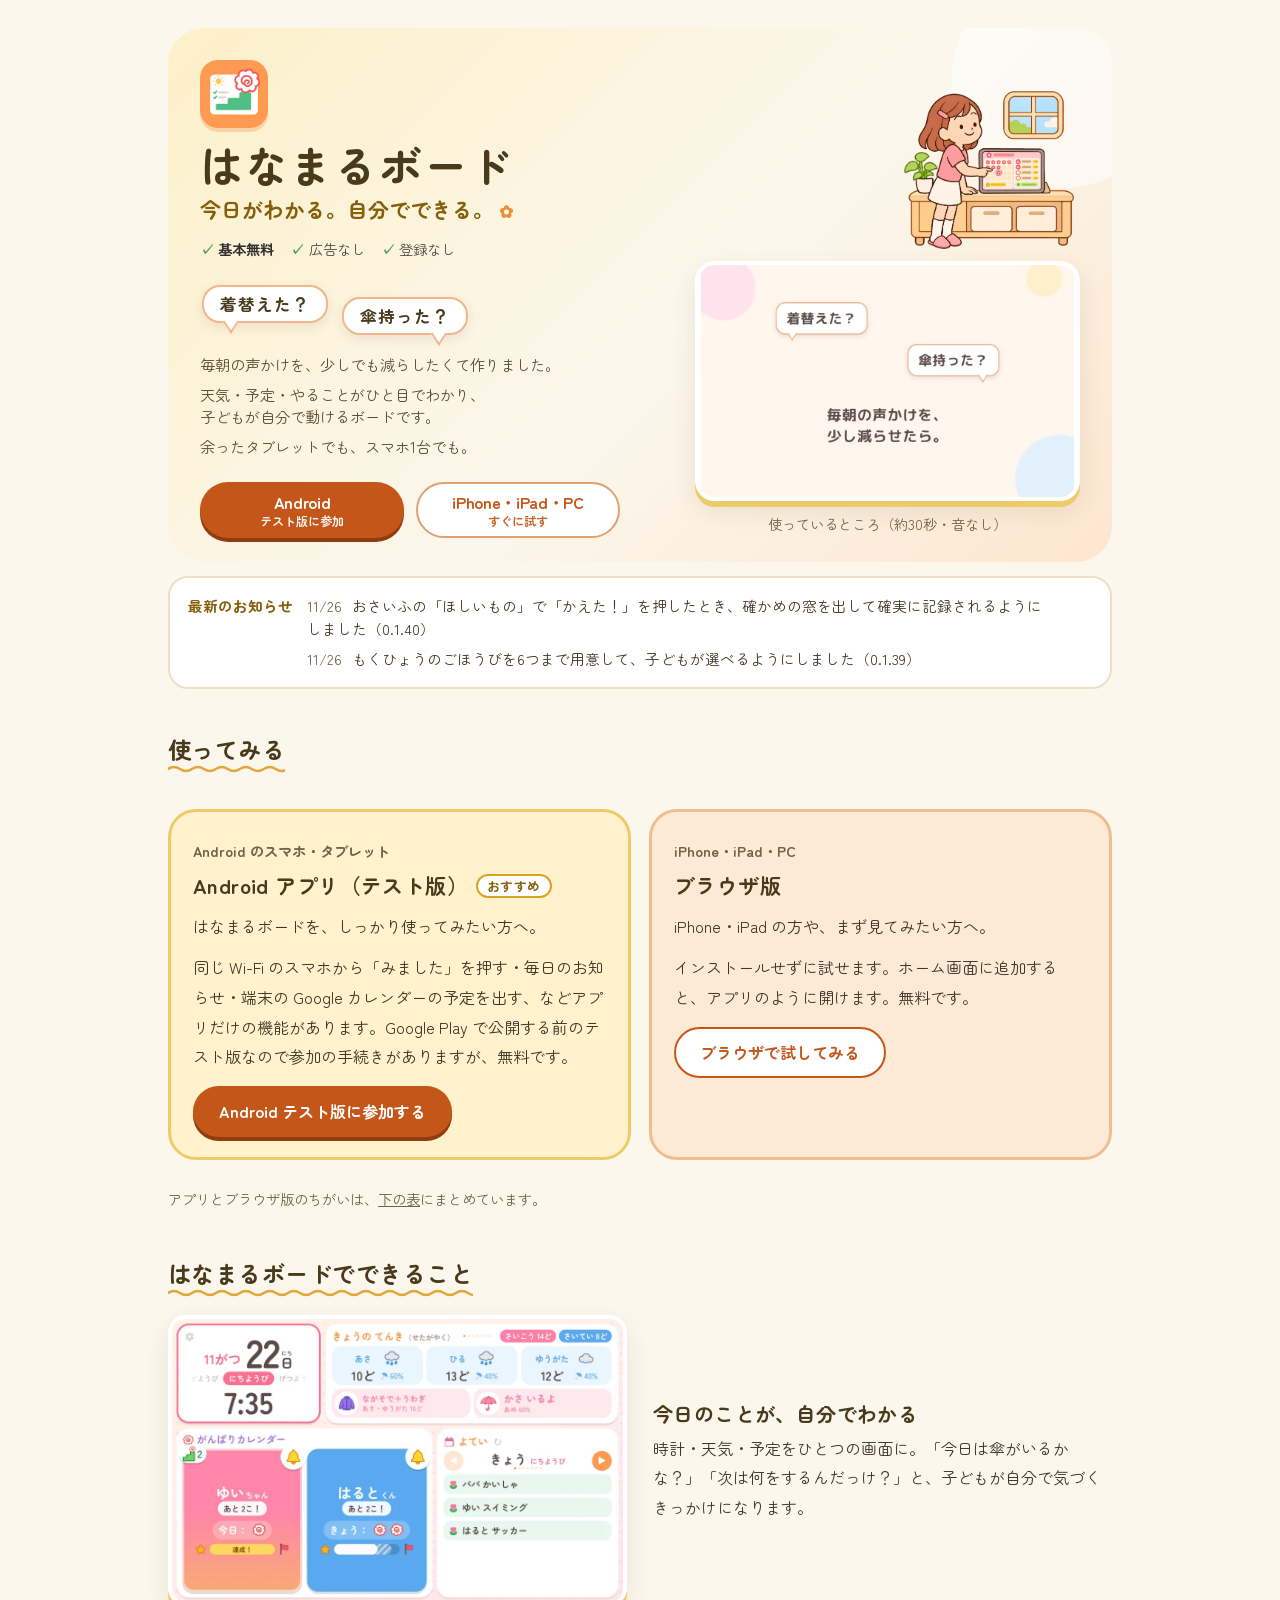
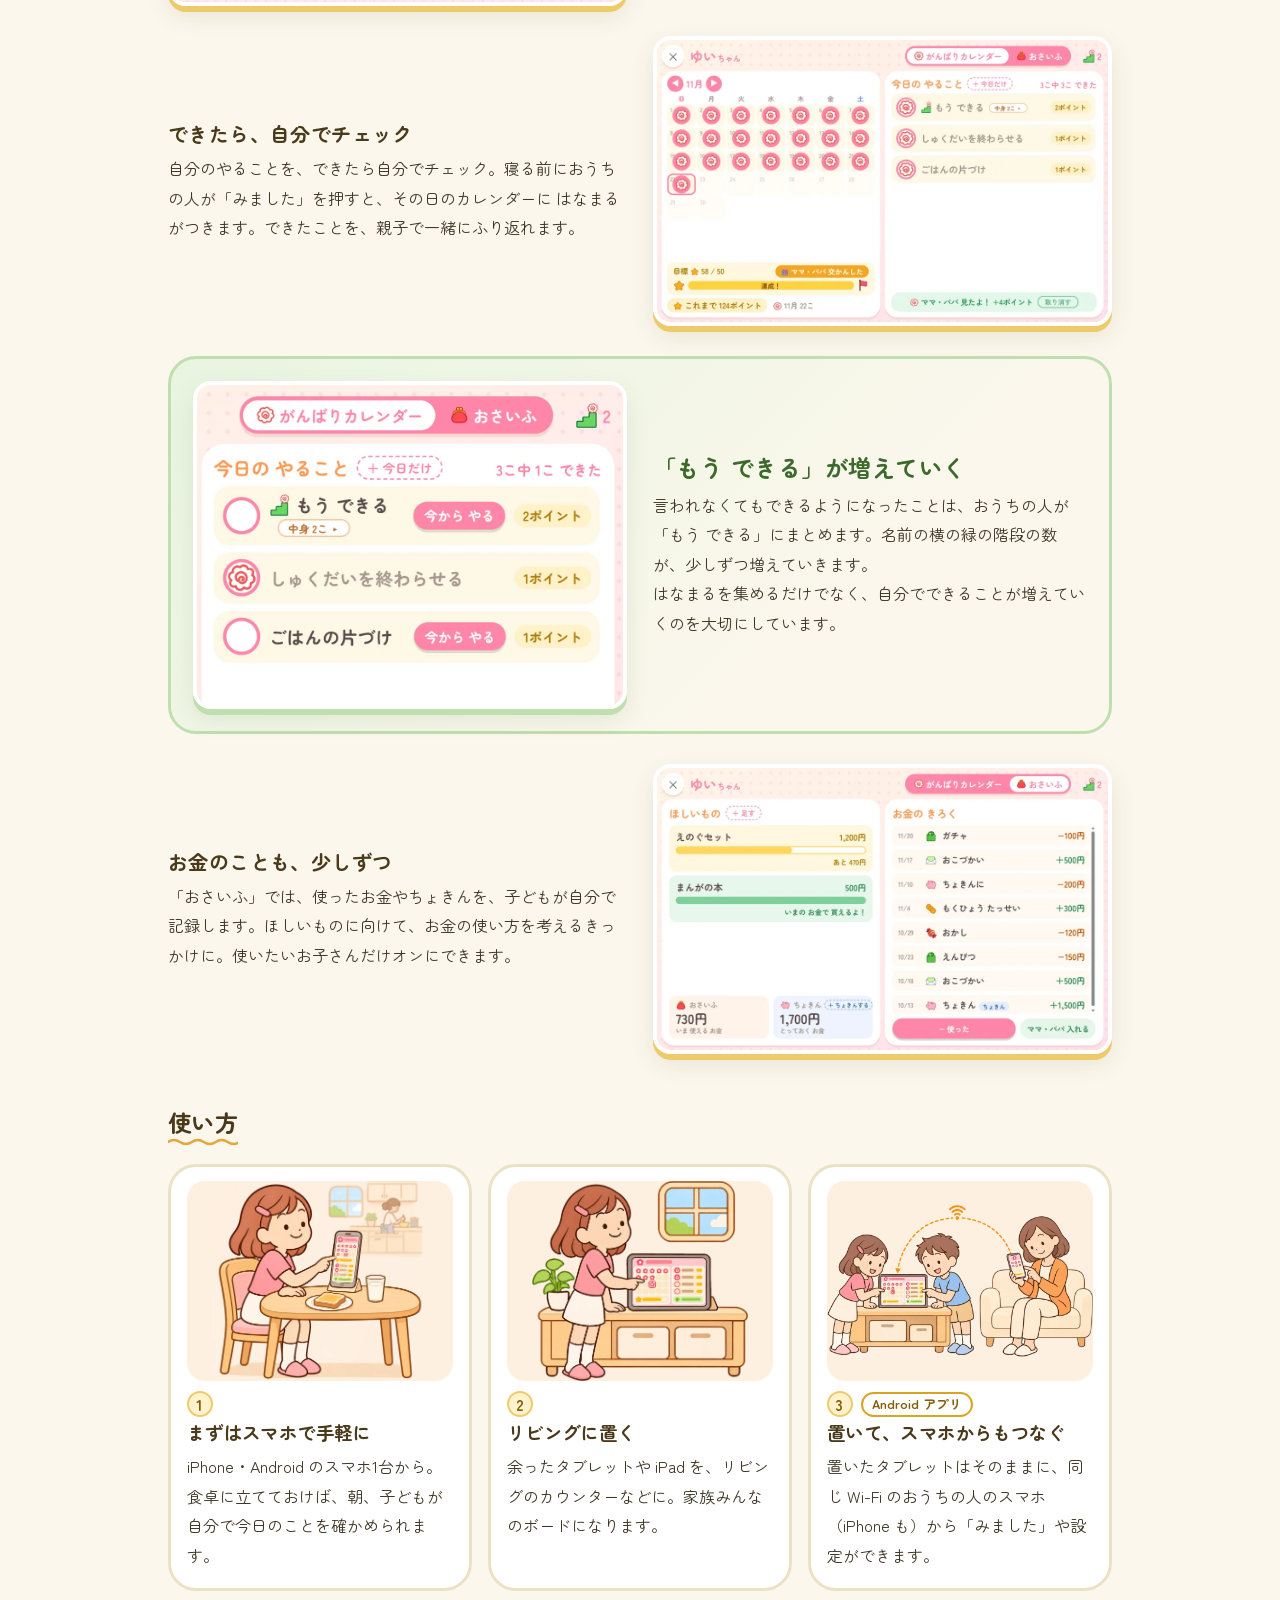
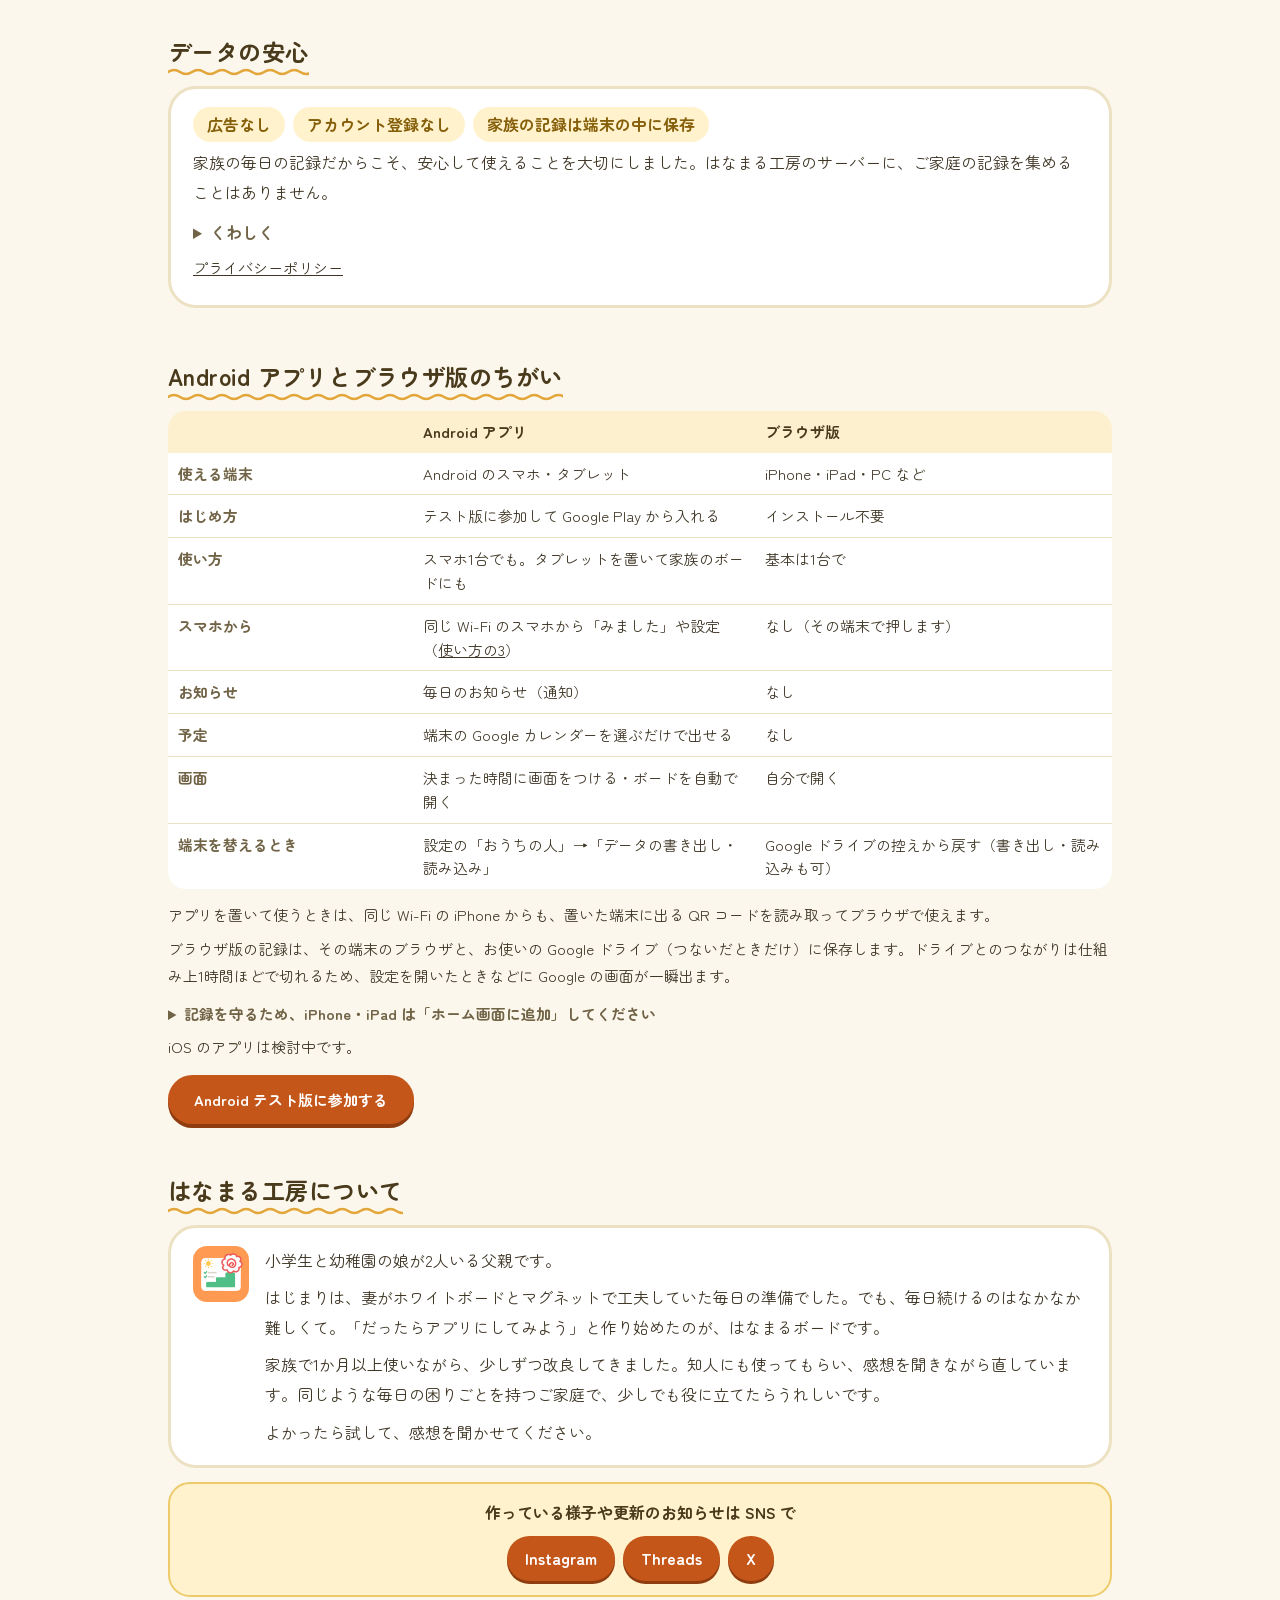
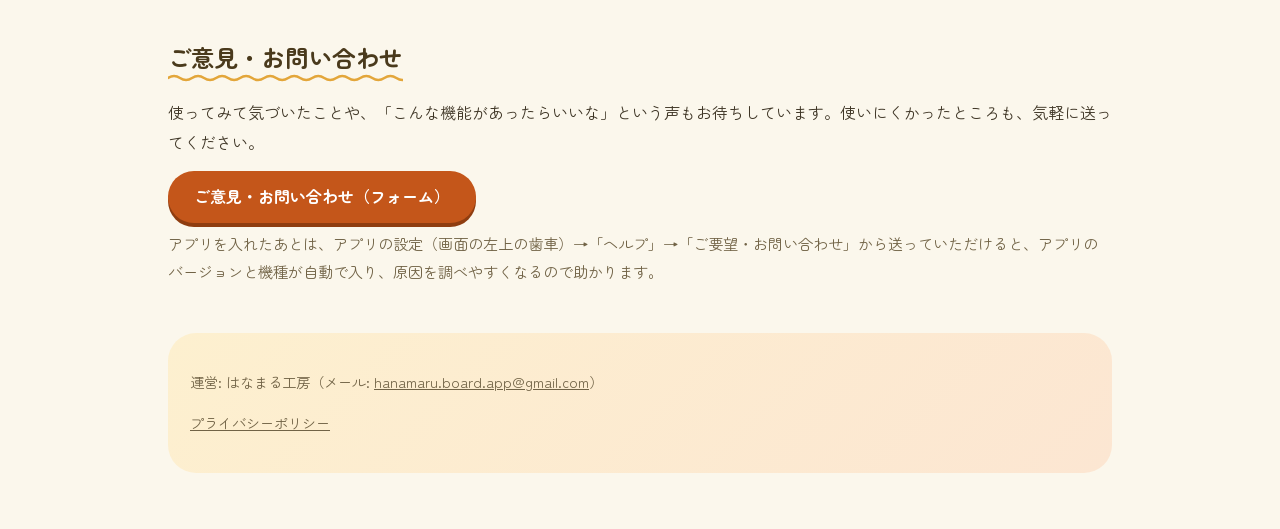
<file: index.html>
<!doctype html>
<html lang="ja">
<head>
<meta charset="utf-8">
<meta name="viewport" content="width=device-width, initial-scale=1">
<title>はなまるボード</title>
<meta name="color-scheme" content="light">
<meta name="description" content="はなまるボード。今日がわかる。自分でできる。「着替えた？」「傘持った？」毎朝の声かけを、少しでも減らしたくて作っています。子どもが自分で今日を見て動けるボードです。余ったタブレットでも、スマホ1台からでも。">
<link rel="icon" href="img/icon.png">
<!-- リンクを貼ったときのカード（2026-11-26。画像は EchoMonitor の docs/store/ogp.html で撮る） -->
<meta property="og:type" content="website">
<meta property="og:site_name" content="はなまるボード">
<meta property="og:title" content="はなまるボード">
<meta property="og:description" content="今日がわかる。自分でできる。「着替えた？」「傘持った？」毎朝の声かけを、少しでも減らしたくて作っています。子どもが自分で今日を見て動けるボードです。">
<meta property="og:url" content="https://hanamarukobo.github.io/">
<meta property="og:image" content="https://hanamarukobo.github.io/img/ogp.png">
<meta property="og:image:width" content="1200">
<meta property="og:image:height" content="630">
<meta property="og:image:alt" content="はなまるボード。今日がわかる。自分でできる。リビングのタブレットを女の子が押している絵">
<meta name="twitter:card" content="summary_large_image">
<link rel="preconnect" href="https://fonts.googleapis.com"><link rel="preconnect" href="https://fonts.gstatic.com" crossorigin>
<link href="https://fonts.googleapis.com/css2?family=Zen+Maru+Gothic:wght@400;500;700&display=swap" rel="stylesheet">
<style>
*{box-sizing:border-box}
html{color-scheme:light}
body{margin:0;background:var(--bg);color:var(--fg);font-family:"Zen Maru Gothic","Hiragino Maru Gothic ProN","Hiragino Sans","Noto Sans JP","Yu Gothic UI",sans-serif;line-height:1.85;font-size:16px;-webkit-text-size-adjust:100%;overflow-x:hidden}
h1,h2,h3{font-family:var(--hf);font-weight:var(--hw);color:var(--ink);letter-spacing:.02em}
a{color:inherit}
main{max-width:980px;margin:0 auto;padding:28px 18px 56px}
h2{font-size:1.45em;margin:44px 0 12px;line-height:1.4}
h2.sec{display:inline-block;position:relative;z-index:0}
.start{display:grid;grid-template-columns:1fr 1fr;gap:18px;margin:26px 0}
.ask{background:var(--card);border:3px solid var(--line);border-radius:28px;padding:20px 22px;position:relative}
.start .ask{margin:0;display:flex;flex-direction:column}
.start .ask:nth-child(1){background:var(--c1);border-color:var(--c1b)}
.start .ask:nth-child(2){background:var(--c2);border-color:var(--c2b)}
.ask h2{margin:0 0 6px;font-size:1.3em}
.ask p{margin:6px 0}
.who{margin:0;color:var(--muted);font-size:.9em;font-weight:700}
.btn{display:inline-block;background:var(--btn);color:#fff;text-decoration:none;font-weight:700;padding:11px 26px;border-radius:999px;margin-top:8px;box-shadow:0 4px 0 var(--btn-s);transition:transform .1s,box-shadow .1s}
.btn:active{transform:translateY(3px);box-shadow:0 1px 0 var(--btn-s)}
.start .btn,.way .btn{align-self:flex-start}
.btn.sub{background:#fff;color:var(--btn);border:2px solid var(--btn);box-shadow:none;padding:9px 24px}
.btn.sub:active{transform:none}
.tag{display:inline-block;font-family:"Zen Maru Gothic",sans-serif;font-size:.62em;font-weight:700;color:var(--accent-d);background:#fff;border:2px solid var(--accent);border-radius:999px;padding:0 9px;margin-left:8px;vertical-align:3px;line-height:1.6}
.start details{margin-top:10px;font-size:.92em}
.start summary{cursor:pointer;color:var(--muted)}
.start ol{margin:6px 0 0;padding-left:1.3em}
.shots{display:grid;grid-template-columns:1fr 1fr;gap:16px;margin:14px 0}
.shots img{width:100%;height:auto;display:block;border-radius:20px;border:4px solid #fff;box-shadow:0 6px 0 var(--shadow),0 10px 24px rgba(120,80,40,.10)}
ul{padding-left:1.3em;margin:8px 0}
li{margin:6px 0}
li::marker{color:var(--accent)}
.note{color:var(--muted);font-size:.95em}
.ways{display:grid;gap:18px;margin:14px 0}
.way{background:var(--card);border:3px solid var(--line);border-radius:28px;padding:20px 22px}
.way:nth-child(1){background:var(--c1);border-color:var(--c1b)}
.way:nth-child(2){background:var(--c2);border-color:var(--c2b)}
.way h3{font-size:1.2em;margin:0 0 4px}
.way h3 .who{display:block;font-family:"Zen Maru Gothic",sans-serif;font-size:.74em}
.diagram{margin:12px 0 16px}
.diagram svg{display:block;width:100%;max-width:640px;height:auto;margin:0 auto}
.diagram svg.narrow{display:none;max-width:360px}
.d-cross{stroke:var(--muted);stroke-width:6;stroke-linecap:round}
.d-room{fill:#fff;stroke:var(--line);stroke-width:3}
.d-device{fill:#4a3e3e}.d-screen{fill:#fff7ee}.d-accent-fill{fill:var(--accent)}
.d-label{fill:var(--fg);font-size:21px;font-weight:700}.d-muted{fill:var(--muted);font-size:19px}
.d-badge{fill:#fff;font-size:19px;font-weight:700}
.d-arrow{fill:none;stroke:var(--accent);stroke-width:4;stroke-dasharray:10 8}
footer{margin-top:48px;color:var(--muted);font-size:.9em;padding:22px;border-radius:28px;background:var(--foot)}
footer .btn{color:#fff}
/* お知らせ（2026-11-22。新しいものを上に2つまで。古いものは消す） */
.news{display:flex;gap:14px;align-items:baseline;margin:14px 0 0;padding:10px 18px;border-radius:20px;background:var(--card);border:2px solid var(--line);font-size:.92em;line-height:1.6}
.news b{flex:none;color:var(--accent-d)}
.news ul{margin:0;padding:0;list-style:none}
.news li{word-break:auto-phrase;text-wrap:pretty}
.news time{color:var(--muted);margin-right:.7em;font-variant-numeric:tabular-nums}
@media (max-width:560px){.news{flex-direction:column;gap:2px;padding:10px 16px}}
@media(max-width:700px){
 .start,.shots{grid-template-columns:1fr}
 .diagram svg.wide{display:none}.diagram svg.narrow{display:block}
 .ask,.way{padding:18px 16px}
}

:root{--bg:#fbf7ec;--fg:#3f3626;--ink:#4a3a1c;--muted:#716346;--accent:#d9a521;--accent-d:#855f0a;--btn:#c4561a;--btn-s:#8f3d10;--card:#fff;--line:#ece1c3;
--hf:"Zen Maru Gothic",sans-serif;--hw:700;--hero:linear-gradient(135deg,#fdf0c9 0%,#fbf7ec 55%,#fde6cf 100%);
--c1:#fff2cc;--c1b:#eecb6a;--c2:#fce9d6;--c2b:#f0bd8d;--shadow:#eecb6a;--foot:#fdf0cf;
/* 余白の段（2026-11-28）: 要素の中 s1・s2 ／ 関係の近いもの s2・s3 ／ まとまりの間 s4・s5 ／ 欄の間 s6・s7。決まりは EchoMonitor の docs/handover/site-design.md */
--s1:4px;--s2:8px;--s3:12px;--s4:16px;--s5:24px;--s6:32px;--s7:48px}
body{background:#fbf7ec radial-gradient(circle at 6% 3%,#fdf0c9 0,transparent 26%),radial-gradient(circle at 96% 32%,#fce9d6 0,transparent 24%),radial-gradient(circle at 4% 72%,#fff2cc 0,transparent 20%)}
h2.sec::after{content:"";position:absolute;left:0;right:0;bottom:-9px;height:10px;background:url("data:image/svg+xml,%3Csvg%20xmlns='http://www.w3.org/2000/svg'%20width='720'%20height='10'%3E%3Cpath%20d='M0%205%20Q6%201%2012%205%20T24%205%20Q30%201%2036%205%20T48%205%20Q54%201%2060%205%20T72%205%20Q78%201%2084%205%20T96%205%20Q102%201%20108%205%20T120%205%20Q126%201%20132%205%20T144%205%20Q150%201%20156%205%20T168%205%20Q174%201%20180%205%20T192%205%20Q198%201%20204%205%20T216%205%20Q222%201%20228%205%20T240%205%20Q246%201%20252%205%20T264%205%20Q270%201%20276%205%20T288%205%20Q294%201%20300%205%20T312%205%20Q318%201%20324%205%20T336%205%20Q342%201%20348%205%20T360%205%20Q366%201%20372%205%20T384%205%20Q390%201%20396%205%20T408%205%20Q414%201%20420%205%20T432%205%20Q438%201%20444%205%20T456%205%20Q462%201%20468%205%20T480%205%20Q486%201%20492%205%20T504%205%20Q510%201%20516%205%20T528%205%20Q534%201%20540%205%20T552%205%20Q558%201%20564%205%20T576%205%20Q582%201%20588%205%20T600%205%20Q606%201%20612%205%20T624%205%20Q630%201%20636%205%20T648%205%20Q654%201%20660%205%20T672%205%20Q678%201%20684%205%20T696%205%20Q702%201%20708%205%20T720%205'%20fill='none'%20stroke='%23e3a63a'%20stroke-width='2.5'%20stroke-linecap='round'/%3E%3C/svg%3E") 0 0 no-repeat}
h2.sec{margin-bottom:18px}
li::marker{color:#d9a521}
.tag{border-color:#d9a521}
.shots img:nth-child(odd){box-shadow:0 6px 0 #eecb6a,0 10px 24px rgba(80,60,30,.10)}
.shots img:nth-child(even){box-shadow:0 6px 0 #f0bd8d,0 10px 24px rgba(80,60,30,.10)}
footer{background:linear-gradient(135deg,#fdf0cf,#fce6d2)}
  .way-pic { margin: 8px 0 12px; } .way-pic img { display: block; width: 100%; max-width: 520px; height: auto; margin: 0 auto; } .way-pic img[src*="site-browser"] { max-width: 400px; }
.safe{background:var(--card);border:3px solid var(--line);border-radius:28px;padding:18px 22px;margin:0 0 8px}
.safe-lead{margin:0 0 8px}
.safe ul{margin:0}
.safe-more{margin:10px 0 0;font-size:.95em}
/* 2026-11-22 組み直し（11-26 に動画をつかみの中へ）: つかみ → 動画 → 使ってみる → できること（体験4つ）→ 安心 → ちがい → 作り手 → ご意見 */
.text-link{font-weight:700;color:var(--btn)}
.start-note{margin:12px 0 0;font-size:.9em;color:var(--muted)}
.feats{display:grid;gap:30px;margin:8px 0}
.feat{display:grid;grid-template-columns:1fr 1fr;gap:26px;align-items:center}
.feat:nth-child(even) figure{order:2}
.feat figure{margin:0}
.feat img{width:100%;height:auto;display:block;border-radius:18px;border:4px solid #fff;box-shadow:0 6px 0 var(--shadow),0 10px 24px rgba(80,60,30,.10)}
.feat h3{font-size:1.25em;margin:0 0 6px;line-height:1.45}
.feat p{margin:0}
.feat.big{background:linear-gradient(135deg,#e8f5e0,#fbf7ec 70%);border:3px solid #bfdfae;border-radius:28px;padding:22px}
.feat.big h3{font-size:1.45em;color:#3d6a2c}
.feat.big img{box-shadow:0 6px 0 #bfdfae,0 10px 24px rgba(60,90,40,.10)}
.badges{list-style:none;padding:0;margin:0 0 12px;display:flex;flex-wrap:wrap;gap:8px}
.badges li{margin:0;background:#fff2cc;color:#855f0a;font-weight:700;border-radius:999px;padding:3px 14px}
.safe p{margin:6px 0}
.safe details,.ways-notes details{margin-top:10px}
.safe summary,.ways-notes summary{cursor:pointer;color:var(--muted);font-weight:700}
.safe details ul{margin-top:8px}
/* 使い方（11-27）: 3枚のカード。絵は同じクリームの枠に（use-phone は背景つき、ほかは透明） */
.uses{display:grid;grid-template-columns:repeat(3,1fr);gap:16px;margin:8px 0 0}
.use{background:var(--card);border:3px solid var(--line);border-radius:28px;padding:14px 16px 18px;display:flex;flex-direction:column}
.use figure{margin:0 0 10px;background:#fdf0e0;border-radius:18px;height:200px;display:flex;align-items:center;justify-content:center;overflow:hidden}
.use img{max-width:100%;max-height:100%;width:auto;height:auto;display:block}
.use-step{margin:0;font-family:var(--hf);font-weight:700;color:var(--accent-d);display:flex;align-items:center;gap:8px}
.use-step .tag{margin:0;font-size:.8em}
.use h3{margin:2px 0 6px;font-size:1.15em;line-height:1.45}
.use p{margin:0}
.use .nw{white-space:nowrap}
.use-step b{display:inline-flex;align-items:center;justify-content:center;width:1.7em;height:1.7em;border-radius:50%;background:var(--c1);border:2px solid var(--c1b);font-size:.95em}
@media(max-width:700px){.uses{grid-template-columns:1fr;gap:14px}.use figure{height:220px}}
.cmp{width:100%;border-collapse:collapse;font-size:.93em;background:var(--card);border-radius:18px;overflow:hidden}
.cmp th,.cmp td{padding:9px 10px;border-bottom:1px solid var(--line);text-align:left;vertical-align:top;line-height:1.6}
.cmp thead th{background:#fdf0cf;color:var(--ink);font-family:var(--hf)}
.cmp tbody th{color:var(--muted);font-weight:700;width:26%}
.cmp tr:last-child th,.cmp tr:last-child td{border-bottom:0}
.ways-notes{margin:12px 0 0;font-size:.93em}
.ways-notes p{margin:6px 0}
.ways-notes ol{margin:6px 0 0;padding-left:1.3em}
.about{display:flex;gap:16px;align-items:flex-start;background:var(--card);border:3px solid var(--line);border-radius:28px;padding:18px 22px}
.about img{width:56px;height:56px;border-radius:14px;flex:none}
.about p{margin:0 0 8px}
.about p:last-child{margin-bottom:0}
.contact p{margin:6px 0}
.follow{margin:14px 0 0;padding:14px 18px;border-radius:22px;background:var(--c1);border:2px solid var(--c1b);text-align:center}
.follow p{margin:0 0 8px;font-weight:700;color:var(--ink)}
.follow-links{display:flex;flex-wrap:wrap;justify-content:center;gap:8px}
.follow p span{display:inline-block}
.follow-links a{display:inline-block;padding:8px 18px;border-radius:999px;background:var(--btn);color:#fff;font-weight:700;text-decoration:none;box-shadow:0 3px 0 var(--btn-s)}
.follow-links a:active{transform:translateY(2px);box-shadow:0 1px 0 var(--btn-s)}
@media(max-width:700px){
 .feat{grid-template-columns:1fr;gap:12px}
 .feat:nth-child(even) figure{order:0}
 .feat.big{padding:16px}
 .cmp{font-size:.86em}
 .cmp th,.cmp td{padding:8px 7px}
 .about{padding:16px;gap:12px}
 .about img{width:44px;height:44px}
}
/* ===== 頭（ファーストビュー）。2026-11-28 に散らばっていた上書きを1か所にまとめた =====
   見る順: アプリの名前と副題（主役）→ 札（基本無料・広告なし・登録なし）→ 親の声と文 → 入口の2つ → 動画。
   余白は段のトークンだけ: 近いもの（名前と副題、文の段落どうし）は s1〜s2、まとまりの間（札・声・入口・動画の前）は s4〜s5。
   決まりは EchoMonitor の docs/handover/site-design.md */
.hero{display:grid;grid-template-columns:1.1fr .9fr;gap:var(--s5);align-items:center;padding:var(--s6) var(--s6) var(--s5);border-radius:36px;background:var(--hero);position:relative;overflow:hidden}
.hero::before{content:"";position:absolute;right:-60px;top:-60px;width:220px;height:220px;border-radius:50%;background:rgba(255,255,255,.55)}
.hero-text,.hero-art{position:relative;z-index:1}
.brand{display:flex;align-items:flex-start;justify-content:space-between}
.logo{width:68px;height:68px;border-radius:18px;box-shadow:0 4px 0 rgba(240,138,60,.3);display:block;margin-bottom:var(--s3)}
.hero-girl,.demo-cue{display:none}
.hero h1{font-size:min(2.7em,calc((100vw - 112px)*.55/8.6));line-height:1.15;letter-spacing:.04em;margin:0}
.hero .copy{margin:var(--s1) 0 0;color:var(--accent-d);font-weight:700;font-family:var(--hf);white-space:nowrap;font-size:min(1.3em,calc((100vw - 112px)*.55/16));line-height:1.5}
.copy::after{content:" ✿";color:#e8913a;font-size:.8em}
.copy span,.lead span{display:inline-block}
/* 札（11-28）: ボタンに見えない、緑のチェックと灰色の文字。基本無料だけ太く */
.free{list-style:none;padding:0;margin:var(--s3) 0 0;display:flex;flex-wrap:wrap;gap:0 var(--s4)}
.free li{margin:0;padding:0;color:#4a4a48;font-weight:400;font-size:.9em;line-height:1.7;white-space:nowrap}
.free li::before{content:"✓";margin-right:.3em;color:#4f9a5a;font-weight:700}
.free li.main{font-weight:700;color:#2f2f2d}
/* 親の声は白い吹き出し（紹介動画と同じ、薄いオレンジの縁と下のしっぽ）。下の padding はしっぽの分 */
.voices{display:flex;align-items:flex-start;gap:14px;margin:var(--s5) 0 0;padding:0 0 10px 2px}
.bubble{position:relative;z-index:0;margin:0;background:#fff;border:2.5px solid #f4b58b;border-radius:18px;padding:4px 16px;font-family:var(--hf);font-weight:700;font-size:1.05em;line-height:1.55;color:var(--ink);letter-spacing:.06em;white-space:nowrap;box-shadow:0 4px 12px rgba(90,60,50,.10)}
/* しっぽは z-index:-1 で文字の後ろへ（吹き出しの縁よりは上なので、つなぎ目の縁は白で隠れる。11-28 社長: 「着」に白い形がかぶる） */
.bubble::after{content:"";position:absolute;z-index:-1;bottom:-8px;width:12px;height:12px;background:#fff;border-right:2.5px solid #f4b58b;border-bottom:2.5px solid #f4b58b;transform:rotate(45deg) skew(12deg,12deg)}
.bubble.b1::after{left:20px}
.bubble.b2{margin-top:var(--s3)}
.bubble.b2::after{right:20px}
/* 文: 行の間は詰め（1.45。前の 1.75 から約17%）、段落の間（s2）で区切る。強制の改行は入れず、span（意味のかたまり）で折る */
.hero .lead{margin:var(--s2) 0 0;font-size:.95em;line-height:1.45;color:#5a4d36;text-wrap:balance}
/* 入口は同じ大きさの2つ（11-28）。スマホでも横に並べる。340px より狭いときだけ縦に積む。
   製品版では .to-android の行き先と文字（「Google Play で入手」など）だけを差し替える */
.hero-cta{margin:var(--s5) 0 0;display:grid;grid-template-columns:repeat(2,minmax(0,1fr));gap:var(--s3);max-width:420px}
.hero-cta .btn{margin-top:0;display:flex;flex-direction:column;align-items:center;justify-content:center;text-align:center;padding:9px 6px;line-height:1.35;white-space:nowrap}
.hero-cta .btn.sub{padding:7px 4px;border-color:#e0a070;color:var(--btn)}
.hero-cta .btn b{font-size:1.02em;letter-spacing:-.02em}
.hero-cta .btn small{font-size:.76em;font-weight:700;opacity:.92}
/* PC・タブレットの右の列（11-28 案 B）: 女の子の絵を右上の白い円に重ね、動画はその下に。絵と動画の枠の間は s3 */
.hero{align-items:end}
.hero-art{--ag:170px;padding-top:calc(var(--ag)*849/917 - 6px + var(--s3))}
.art-girl{position:absolute;right:6px;top:-6px;width:var(--ag);height:auto;pointer-events:none}
/* 動画 */
.demo{margin:0}
.demo video{display:block;width:100%;max-width:760px;height:auto;aspect-ratio:16/10;margin:0 auto;border-radius:20px;border:4px solid #fff;background:#fff;box-shadow:0 6px 0 #eecb6a,0 10px 24px rgba(80,60,30,.10);cursor:pointer}
.demo video.port{aspect-ratio:9/16;width:auto;max-width:100%;height:min(76vh,640px)}
.demo figcaption{text-align:center;color:var(--muted);font-size:.9em;margin-top:10px}
@media(max-width:700px){
 /* スマホ: 縦は貴重。上の空き・絵・アイコンを小さくして、最初の画面に入口と動画の見出しまで入れる。
    動画は上が少し見えて、下に続くと分かる位置に */
 main{padding-top:var(--s2)}
 .hero{grid-template-columns:1fr;gap:0;padding:var(--s3) 18px var(--s5);border-radius:28px}
 .hero-art{padding-top:0}
 .art-girl{display:none}
 .hero-text{--g:clamp(86px,25.5vw,109px)}
 .brand{margin-right:-6px}
 .logo{width:48px;height:48px;border-radius:13px;margin:var(--s1) 0 0}
 .hero-girl{display:block;width:var(--g);height:auto;margin:-6px 0 -4px;pointer-events:none}
 .hero h1{font-size:min(2.35em,calc((100vw - 72px)/8.6));margin:0}
 .hero .copy{font-size:min(1.2em,calc((100vw - 72px)/15))}
 .copy::after{content:none}/* 絵を出すスマホでは花を出さない（11-26・11-28） */
 .free{margin-top:var(--s2)}
 .voices{margin-top:var(--s4)}
 .bubble.b2{margin-top:var(--s2)}
 .demo-cue{display:block;margin:var(--s5) 0 var(--s2);text-align:center;font-family:var(--hf);font-weight:700;color:var(--accent-d);font-size:1.02em;line-height:1.4;white-space:nowrap}
 .demo-cue small{display:block;font-size:.78em;font-weight:500;color:var(--muted)}
 .demo figcaption{display:none}/* 長さと音のことは上の見出しの下に出す */
}
@media(max-width:400px){.hero-cta .btn b{font-size:.9em}}
@media(max-width:339px){.hero-cta{grid-template-columns:1fr}}
</style>
<!-- アクセスの数（GoatCounter。cookie なし。つなぐための番号 pair= がアドレスにあるときは送らない） -->
<script>window.goatcounter = { path: function () { return /[?&]pair=/.test(location.search) ? null : location.pathname || "/"; } };</script>
<script data-goatcounter="https://hanamaru-board.goatcounter.com/count" async src="//gc.zgo.at/count.js"></script>
</head>
<body>
<!-- Android の入口は class="to-android" の3か所（上・使ってみる・ちがいの表の下）。製品版の公開時に、join.html を Google Play のリンクに、「テスト版に参加する」を「Google Play で入れる」に差し替える -->
<main>
  <header class="hero">
    <div class="hero-text">
      <div class="brand"><img class="logo" src="img/icon.png" alt=""><img class="hero-girl" src="img/hero.webp" alt="" width="917" height="849"></div>
      <h1>はなまるボード</h1>
      <p class="copy"><span>今日がわかる。</span><span>自分でできる。</span></p>
      <ul class="free" aria-label="料金など"><li class="main">基本無料</li><li>広告なし</li><li>登録なし</li></ul>
      <div class="voices" aria-label="おうちの人の毎朝の声"><p class="bubble b1">着替えた？</p><p class="bubble b2">傘持った？</p></div>
      <p class="lead"><span>毎朝の声かけを、</span><span>少しでも減らしたくて</span><span>作りました。</span></p>
      <p class="lead"><span>天気・予定・やることが</span><span>ひと目でわかり、</span><span>子どもが</span><span>自分で動ける</span><span>ボードです。</span></p>
      <p class="lead"><span>余ったタブレットでも、</span><span>スマホ1台でも。</span></p>
      <p class="hero-cta"><a class="btn to-android" href="join.html"><b>Android</b><small>テスト版に参加</small></a><a class="btn sub" href="#start"><b>iPhone・iPad・PC</b><small>すぐに試す</small></a></p>
    </div>
    <div class="hero-art">
    <!-- PC・タブレット（701px〜）だけ: 右上の白い円に女の子の絵（スマホは上のタイトルの横の絵）。loading=lazy でスマホは読まない -->
    <img class="art-girl" src="img/hero.webp" alt="" width="917" height="849" loading="lazy">
    <p class="demo-cue" aria-hidden="true">▼ 使っているところを動画で<small>約30秒・音なし</small></p>
    <!-- 使っているところの動画（音なし・くり返し）。縦長の画面（スマホ）は縦の動画、横長は横の動画（元は EchoMonitor の docs/video/）。
         2026-11-26 にいちばん上の絵（img/hero.webp）の場所へ移した。PC は右の列、スマホは文字とボタンの下。絵はリンクを貼ったときの画像（img/ogp.png）と、下の「使い方」の2に使う。
         動きを減らす設定の人には自動で流さず、再生ボタンを出す -->
    <figure class="demo">
      <video id="demo" width="960" height="600" muted loop playsinline preload="metadata" aria-label="使っているところ。子どもが天気と予定を見て、やることを自分で押し、おうちの人が「みました」を押すと はなまる。できることが少しずつ増えていく"></video>
      <noscript><video src="img/demo.mp4" poster="img/demo-poster.webp" width="960" height="600" controls muted playsinline></video></noscript>
      <figcaption>使っているところ（約30秒・音なし）</figcaption>
    </figure>
    <script>
    (function () {
      var v = document.getElementById("demo");
      var port = window.matchMedia && matchMedia("(max-aspect-ratio: 3/4) and (max-width: 700px)").matches;
      if (port) { v.className = "port"; v.width = 540; v.height = 960; }
      v.poster = port ? "img/demo-port-poster.webp" : "img/demo-poster.webp";
      v.src = port ? "img/demo-port.mp4" : "img/demo.mp4";
      if (window.matchMedia && matchMedia("(prefers-reduced-motion: reduce)").matches) { v.controls = true; return; }
      v.autoplay = true; var p = v.play(); if (p && p.catch) p.catch(function () {});
      v.addEventListener("click", function () { if (v.paused) v.play(); else v.pause(); });
    })();
    </script>
    </div>
  </header>
  <aside class="news" aria-label="最新のお知らせ"><b>最新のお知らせ</b><ul>
    <li><time datetime="2026-11-26">11/26</time>おさいふの「ほしいもの」で「かえた！」を押したとき、確かめの窓を出して確実に記録されるようにしました（0.1.40）</li>
    <li><time datetime="2026-11-26">11/26</time>もくひょうのごほうびを6つまで用意して、子どもが選べるようにしました（0.1.39）</li>
  </ul></aside>


  <h2 class="sec" id="start">使ってみる</h2>
  <div class="start">
    <section class="ask">
      <p class="who">Android のスマホ・タブレット</p>
      <h2>Android アプリ（テスト版）<span class="tag">おすすめ</span></h2>
      <p>はなまるボードを、しっかり使ってみたい方へ。</p>
      <p>同じ Wi-Fi のスマホから「みました」を押す・毎日のお知らせ・端末の Google カレンダーの予定を出す、などアプリだけの機能があります。Google Play で公開する前のテスト版なので参加の手続きがありますが、無料です。</p>
      <a class="btn to-android" href="join.html">Android テスト版に参加する</a>
    </section>
    <section class="ask">
      <p class="who">iPhone・iPad・PC</p>
      <h2>ブラウザ版</h2>
      <p>iPhone・iPad の方や、まず見てみたい方へ。</p>
      <p>インストールせずに試せます。ホーム画面に追加すると、アプリのように開けます。無料です。</p>
      <a class="btn sub" href="board/">ブラウザで試してみる</a>
    </section>
  </div>
  <p class="start-note">アプリとブラウザ版のちがいは、<a href="#ways">下の表</a>にまとめています。</p>

  <h2 class="sec">はなまるボードでできること</h2>
  <div class="feats">
    <section class="feat">
      <figure><img src="img/feat-today.webp" alt="ホームの画面。時計と、今日の天気（雨なので かさを もってね）、今日の予定" loading="lazy"></figure>
      <div>
        <h3>今日のことが、自分でわかる</h3>
        <p>時計・天気・予定をひとつの画面に。「今日は傘がいるかな？」「次は何をするんだっけ？」と、子どもが自分で気づくきっかけになります。</p>
      </div>
    </section>
    <section class="feat">
      <figure><img src="img/feat-check.webp" alt="子どもの画面。できたやることにチェックがつき、カレンダーの今日のマスに はなまる" loading="lazy"></figure>
      <div>
        <h3>できたら、自分でチェック</h3>
        <p>自分のやることを、できたら自分でチェック。寝る前におうちの人が「みました」を押すと、その日のカレンダーに はなまるがつきます。できたことを、親子で一緒にふり返れます。</p>
      </div>
    </section>
    <section class="feat big">
      <figure><img src="img/feat-moudekiru.webp" alt="子どもの画面。やることのいちばん上に「もう できる」、名前の横に緑の階段と数字" loading="lazy"></figure>
      <div>
        <h3>「もう できる」が増えていく</h3>
        <p>言われなくてもできるようになったことは、おうちの人が「もう できる」にまとめます。名前の横の緑の階段の数が、少しずつ増えていきます。</p>
        <p>はなまるを集めるだけでなく、自分でできることが増えていくのを大切にしています。</p>
      </div>
    </section>
    <section class="feat">
      <figure><img src="img/feat-wallet.webp" alt="おさいふの画面。ほしいもの・のこり・お金の記録" loading="lazy"></figure>
      <div>
        <h3>お金のことも、少しずつ</h3>
        <p>「おさいふ」では、使ったお金やちょきんを、子どもが自分で記録します。ほしいものに向けて、お金の使い方を考えるきっかけに。使いたいお子さんだけオンにできます。</p>
      </div>
    </section>
  </div>

  <!-- 使い方（2026-11-27）: 暮らしの切り口で3つ。手軽なほうから順に。3つめだけ Android アプリ。絵はこの欄にまとめ、下の「ちがい」は表だけ -->
  <h2 class="sec" id="use">使い方</h2>
  <div class="uses">
    <section class="use">
      <figure><img src="img/use-phone.webp" alt="朝の食卓で、スタンドに立てたスマホを女の子が自分で指さして見ている" loading="lazy"></figure>
      <p class="use-step"><b>1</b></p>
      <h3>まずはスマホで手軽に</h3>
      <p>iPhone・Android のスマホ1台から。食卓に立てておけば、朝、子どもが自分で今日のことを確かめられます。</p>
    </section>
    <section class="use">
      <figure><img src="img/hero.webp" alt="リビングの棚に置いたタブレットを、女の子が押している" loading="lazy"></figure>
      <p class="use-step"><b>2</b></p>
      <h3>リビングに置く</h3>
      <p>余ったタブレットや iPad を、リビングのカウンターなどに。家族みんなのボードになります。</p>
    </section>
    <section class="use">
      <figure><img src="img/site-android.webp" alt="置いたタブレットを子どもが押し、おうちの人はソファのスマホからつないでいる" loading="lazy"></figure>
      <p class="use-step"><b>3</b><span class="tag">Android アプリ</span></p>
      <h3>置いて、スマホからもつなぐ</h3>
      <p>置いたタブレットはそのままに、同じ <span class="nw">Wi-Fi</span> のおうちの人のスマホ（iPhone も）から「みました」や設定ができます。</p>
    </section>
  </div>

  <h2 class="sec">データの安心</h2>
  <section class="safe">
    <ul class="badges"><li>広告なし</li><li>アカウント登録なし</li><li>家族の記録は端末の中に保存</li></ul>
    <p>家族の毎日の記録だからこそ、安心して使えることを大切にしました。はなまる工房のサーバーに、ご家庭の記録を集めることはありません。</p>
    <details>
      <summary>くわしく</summary>
      <ul>
        <li><b>アカウント登録はいりません。</b>名前やメールアドレスを運営者に送ることはありません。</li>
        <li><b>アプリ・ブラウザ版とも、記録はその端末の中に保存します。</b>運営者が見たり集めたりすることはできません。</li>
        <li><b>2台で使うときも、家の Wi-Fi の中だけでつながります。</b>つなぐときは番号で確かめます。</li>
        <li><b>ブラウザ版の Google ドライブへの控えは、あなた自身のドライブに置きます。</b>はなまるボードが作ったファイルだけを扱い、ほかのファイルは見ません。運営者には届きません。</li>
        <li><b>表示に必要な通信はします。</b>天気の予報（気象庁）や、設定したカレンダーの予定を読み込みます。家族の記録は送りません。</li>
      </ul>
    </details>
    <p class="safe-more"><a href="privacy.html">プライバシーポリシー</a></p>
  </section>

  <h2 class="sec" id="ways">Android アプリとブラウザ版のちがい</h2>
  <table class="cmp">
    <thead><tr><th></th><th>Android アプリ</th><th>ブラウザ版</th></tr></thead>
    <tbody>
      <tr><th>使える端末</th><td>Android のスマホ・タブレット</td><td>iPhone・iPad・PC など</td></tr>
      <tr><th>はじめ方</th><td>テスト版に参加して Google Play から入れる</td><td>インストール不要</td></tr>
      <tr><th>使い方</th><td>スマホ1台でも。タブレットを置いて家族のボードにも</td><td>基本は1台で</td></tr>
      <tr><th>スマホから</th><td>同じ Wi-Fi のスマホから「みました」や設定（<a href="#use">使い方の3</a>）</td><td>なし（その端末で押します）</td></tr>
      <tr><th>お知らせ</th><td>毎日のお知らせ（通知）</td><td>なし</td></tr>
      <tr><th>予定</th><td>端末の Google カレンダーを選ぶだけで出せる</td><td>なし</td></tr>
      <tr><th>画面</th><td>決まった時間に画面をつける・ボードを自動で開く</td><td>自分で開く</td></tr>
      <tr><th>端末を替えるとき</th><td>設定の「おうちの人」→「データの書き出し・読み込み」</td><td>Google ドライブの控えから戻す（書き出し・読み込みも可）</td></tr>
    </tbody>
  </table>
  <div class="ways-notes">
    <p>アプリを置いて使うときは、同じ Wi-Fi の iPhone からも、置いた端末に出る QR コードを読み取ってブラウザで使えます。</p>
    <p>ブラウザ版の記録は、その端末のブラウザと、お使いの Google ドライブ（つないだときだけ）に保存します。ドライブとのつながりは仕組み上1時間ほどで切れるため、設定を開いたときなどに Google の画面が一瞬出ます。</p>
    <details>
      <summary>記録を守るため、iPhone・iPad は「ホーム画面に追加」してください</summary>
      <p>Safari のまましばらく開かないと、記録が消えることがあります。ホーム画面に追加して、そこから開いてください。</p>
      <ol>
        <li>「ブラウザで試してみる」で開く</li>
        <li>共有ボタン（四角から上向きの矢印）を押す</li>
        <li>「ホーム画面に追加」→「追加」</li>
      </ol>
    </details>
    <p>iOS のアプリは検討中です。</p>
    <p><a class="btn to-android" href="join.html">Android テスト版に参加する</a></p>
  </div>

  <h2 class="sec">はなまる工房について</h2>
  <section class="about">
    <img src="img/icon.png" alt="">
    <div>
      <p>小学生と幼稚園の娘が2人いる父親です。</p>
      <p>はじまりは、妻がホワイトボードとマグネットで工夫していた毎日の準備でした。でも、毎日続けるのはなかなか難しくて。「だったらアプリにしてみよう」と作り始めたのが、はなまるボードです。</p>
      <p>家族で1か月以上使いながら、少しずつ改良してきました。知人にも使ってもらい、感想を聞きながら直しています。同じような毎日の困りごとを持つご家庭で、少しでも役に立てたらうれしいです。</p>
      <p>よかったら試して、感想を聞かせてください。</p>
    </div>
  </section>
  <section class="follow">
    <p><span>作っている様子や</span><span>更新のお知らせは SNS で</span></p>
    <div class="follow-links"><a href="https://www.instagram.com/hanamaru.kobo/">Instagram</a><a href="https://www.threads.com/@hanamaru.kobo">Threads</a><a href="https://x.com/hanamarukobo">X</a></div>
  </section>

  <h2 class="sec">ご意見・お問い合わせ</h2>
  <section class="contact">
    <p>使ってみて気づいたことや、「こんな機能があったらいいな」という声もお待ちしています。使いにくかったところも、気軽に送ってください。</p>
    <p><a class="btn" href="https://forms.gle/N1bPRj8BhCanZp8CA">ご意見・お問い合わせ（フォーム）</a></p>
    <p class="note">アプリを入れたあとは、アプリの設定（画面の左上の歯車）→「ヘルプ」→「ご要望・お問い合わせ」から送っていただけると、アプリのバージョンと機種が自動で入り、原因を調べやすくなるので助かります。</p>
  </section>

  <footer>
    <p>運営: はなまる工房（メール: <a href="mailto:hanamaru.board.app@gmail.com">hanamaru.board.app@gmail.com</a>）</p>
    <p><a href="privacy.html">プライバシーポリシー</a></p>
  </footer>
</main>
</body>
</html>
</file>
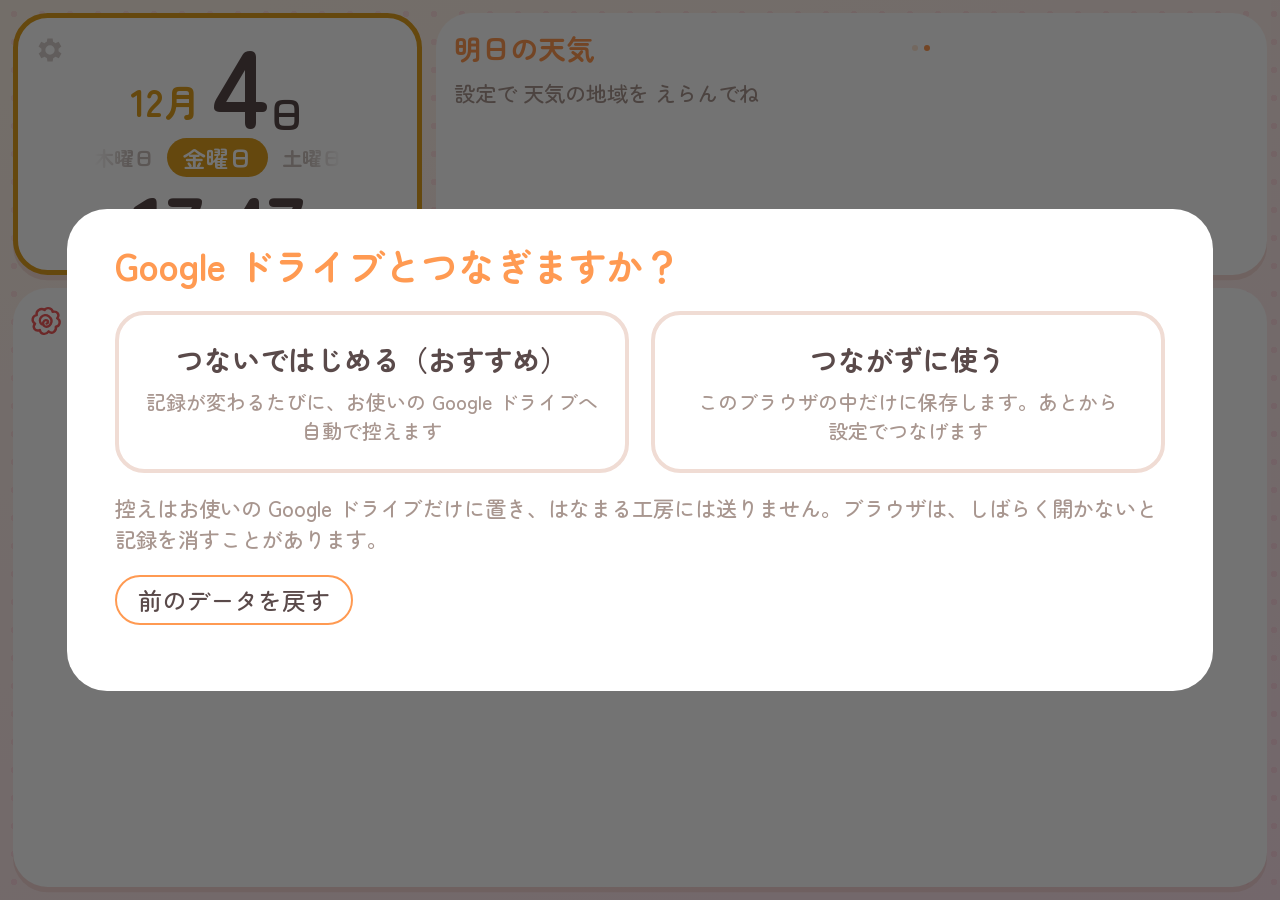
<file: board/index.html>
<!doctype html>
<html lang="ja">
<head>
<meta name="robots" content="noindex, nofollow">
<meta charset="utf-8">
<meta name="viewport" content="width=device-width, initial-scale=1, user-scalable=no">
<title>はなまるボード</title>
<!-- Web 版を「ホーム画面に追加」したとき、アプリのように全画面で ひらく -->
<link rel="manifest" href="manifest.webmanifest">
<meta name="apple-mobile-web-app-capable" content="yes">
<meta name="mobile-web-app-capable" content="yes">
<meta name="apple-mobile-web-app-title" content="はなまるボード">
<link rel="apple-touch-icon" href="icon-512.png">
<link rel="stylesheet" href="style.css">
<!-- 大きさを 合わせる まで ボードを 隠す（app.js の fit が はずす。動かなくても 5秒で 出す） -->
<script>document.documentElement.classList.add("unfit"); setTimeout(function () { document.documentElement.classList.remove("unfit"); }, 5000);</script>
<script>window.goatcounter = { path: function () { return /[?&]pair=/.test(location.search) ? null : location.pathname || "/"; } };</script>
<script data-goatcounter="https://hanamaru-board.goatcounter.com/count" async src="//gc.zgo.at/count.js"></script>
</head>
<body>
<main class="board">
  <section class="card today" id="today">
    <!-- 設定の入口（日付の長押しも のこす）。子どもの 目に とまらないよう うすく 小さく -->
    <button class="gear-btn" id="gear-btn" aria-label="設定"><svg viewBox="0 0 24 24" aria-hidden="true"><path fill="currentColor" d="M19.4 13a7.5 7.5 0 0 0 0-2l2.1-1.6-2-3.5-2.5 1a7.6 7.6 0 0 0-1.7-1L15 3.3h-4l-.4 2.6a7.6 7.6 0 0 0-1.7 1l-2.5-1-2 3.5L6.6 11a7.5 7.5 0 0 0 0 2l-2.1 1.6 2 3.5 2.5-1a7.6 7.6 0 0 0 1.7 1l.3 2.6h4l.4-2.6a7.6 7.6 0 0 0 1.7-1l2.5 1 2-3.5zM13 15.5a3.5 3.5 0 1 1 0-7 3.5 3.5 0 0 1 0 7z" transform="translate(-1 0)"/></svg><span class="gear-tag">更新</span></button>
    <div class="month" id="month"></div>
    <div class="day"><span id="day"></span><span class="unit" id="day-unit">日</span></div>
    <!-- 曜日。よこおきでは 左右に きのう・あしたの 曜日を うすく ならべる -->
    <div class="wd-row"><span class="wd-side prev" id="wd-prev"></span><div class="weekday" id="weekday"></div><span class="wd-side next" id="wd-next"></span></div>
    <div class="clock" id="clock"></div>
    <div class="greeting" id="greeting"></div>
  </section>

  <div class="mid">
    <section class="card weather">
      <div class="card-head">
        <h2 id="weather-title">きょうの てんき</h2>
        <!-- 左右に スワイプすると さきの 日（週間予報）。点は なん日目か -->
        <div class="nav-dots wx-dots" id="wx-dots" aria-hidden="true"></div>
        <div class="summary" id="summary"></div>
      </div>
      <div class="slots" id="slots"><div class="muted">よみこみちゅう…</div></div>
      <div class="advice" id="advice"></div>
    </section>

    <section class="card kids-card">
      <div class="kids-head">
        <h2><img class="ico" src="img/hanamaru.svg" alt="" draggable="false"> がんばりカレンダー</h2>
      </div>
      <div class="kids" id="kids"></div>
    </section>
  </div>

  <section class="card schedule">
    <div class="sched-head"><h2 id="schedule-title"><img class="ico" src="img/calendar.png" alt="" draggable="false"> よてい</h2><button class="cal-reload" id="cal-reload" aria-label="よていを よみなおす" title="よていを よみなおす">↻</button></div>
    <!-- 「きょう もくようび」を 1行に して、予定の 行を ふやす。予定は 左右に スワイプしても 日が かわる（点は なん日目か） -->
    <div class="day-nav">
      <button class="nav" id="prev-day" aria-label="まえの ひ">◀</button>
      <div class="nav-label">
        <div class="nav-line"><span class="nav-day" id="nav-day">きょう</span><span class="nav-wd" id="nav-wd"></span></div>
        <div class="nav-dots" id="nav-dots" aria-hidden="true"></div>
      </div>
      <button class="nav" id="next-day" aria-label="つぎの ひ">▶</button>
    </div>
    <ul class="events" id="events"><li class="empty">よみこみちゅう…</li></ul>
  </section>
</main>

<!-- さほ・りお の がんばりカレンダー -->
<div class="kid-view" id="kid-view" hidden>
  <div class="kv-board" id="kv-board">
    <div class="kv-head">
      <button class="kv-close" id="kv-close" aria-label="とじる">✕</button>
      <div class="kv-title" id="kv-title"></div>
      <!-- がんばり｜おさいふ の きりかえ（おさいふは 設定で 使うと きめた 子だけ。wallet.js。2026-11-19 に 見出しを 1行に した） -->
      <div class="kv-tabs" role="tablist">
        <button class="kv-tab on" id="kv-tab-cal" role="tab" aria-selected="true"></button>
        <button class="kv-tab" id="kv-wallet" role="tab" aria-selected="false" hidden></button>
      </div>
      <button class="kv-grad" id="kv-grad" hidden></button>
    </div>
    <div class="kv-body">
      <section class="card kv-cal">
        <div class="kv-month-row">
          <div class="kv-month-nav">
            <button class="kv-mnav" id="kv-prev" aria-label="まえの つき">◀</button>
            <div class="kv-month" id="kv-month"></div>
            <button class="kv-mnav" id="kv-next" aria-label="つぎの つき">▶</button>
          </div>
        </div>
        <div class="kv-grid" id="kv-grid"></div>
        <div class="kv-total" id="kv-total"></div>
      </section>
      <section class="card kv-tasks">
        <div class="kv-tasks-head">
          <h2 id="kv-todo-title">きょうの やること</h2>
          <button class="kv-once kv-add2" id="kv-add2"></button>
          <span class="kv-progress" id="kv-progress"></span>
        </div>
        <!-- やることが おおい ときは スクロール。上・下に まだ ある ことを 矢印で 見せる -->
        <div class="kv-list-wrap" id="kv-list-wrap">
          <ul class="kv-list" id="kv-list"></ul>
          <button class="kv-more up" id="kv-more-up" hidden>▲ うえにも あるよ</button>
          <button class="kv-more down" id="kv-more-down" hidden>▼ したにも あるよ</button>
        </div>
        <div class="kv-status" id="kv-status"></div>
      </section>
    </div>
    <!-- おさいふ（wallet.js）。左: ほしいもの と のこり、右: お金の きろく -->
    <div class="kv-body wl-body" id="wl-body" hidden>
      <section class="card wl-card">
        <div class="wl-head"><h2 id="wl-wants-title"></h2><button class="kv-once" id="wl-want-add"></button></div>
        <ul class="wl-wants" id="wl-wants"></ul>
        <div class="wl-bal" id="wl-bal"></div>
      </section>
      <section class="card wl-card">
        <div class="wl-head"><h2 id="wl-log-title"></h2></div>
        <ul class="wl-log" id="wl-log"></ul>
        <div class="wl-btns"><button class="wl-use" id="wl-use"></button><button class="wl-in" id="wl-in"></button></div>
      </section>
    </div>
    <div class="kv-confetti" id="kv-confetti"></div>
    <div class="kv-go" id="kv-go" hidden></div>
  </div>
</div>

<!-- 「1回だけ」の やることを その場で たす（おうちの人。がんばりカレンダーの ＋ → 親モードの鍵 のあと） -->
<div class="quick" id="quick" hidden>
  <div class="qk-board">
    <button class="kv-close" id="qk-close" aria-label="とじる">✕</button>
    <div class="qk-title" id="qk-title">1回だけの やることを たす</div>
    <div class="qk-body">
      <div class="qk-form">
        <div class="qk-name-row">
          <input type="text" id="qk-name" maxlength="30" placeholder="れい：うわばきを あらう">
          <button class="qk-voice" id="qk-voice" aria-label="こえで いれる" hidden>🎤</button>
        </div>
        <div class="qk-row"><span class="qk-label">だれが</span><div class="qk-chips" id="qk-kids"></div></div>
        <div class="qk-row"><span class="qk-label">いつ</span><div class="qk-chips" id="qk-when">
          <button data-when="0">きょう</button><button data-when="1">あした</button><input type="date" id="qk-date">
        </div></div>
        <div class="qk-row"><span class="qk-label">ポイント</span><input type="number" id="qk-yen" min="0" max="9999"></div>
        <p class="qk-error" id="qk-error"></p>
        <button class="qk-ok" id="qk-ok">たす</button>
          <button class="qk-new ghost" id="qk-new" hidden>＋ あたらしく たす</button>
      </div>
      <div class="qk-side" id="qk-side">
        <div class="qk-label">これからの 1回だけ（おすと なおせる）</div>
        <ul class="qk-list" id="qk-list"></ul>
      </div>
    </div>
  </div>
</div>

<!-- おさいふの 入力（wallet.js）。使った・ほしいもの は 本人、入れる は おうちの人（鍵の あと） -->
<div class="quick wl-pop" id="wl-pop" hidden>
  <div class="qk-board wl-board">
    <button class="kv-close" id="wl-pop-close" aria-label="とじる">✕</button>
    <div class="qk-title" id="wl-pop-title"></div>
    <div class="wl-pop-body" id="wl-pop-body"></div>
    <p class="qk-error" id="wl-pop-error"></p>
    <div class="wl-pop-btns" id="wl-pop-btns"></div>
  </div>
</div>
<!-- ほしいものが「かえた！」の たしかめ（2026-11-26。前は おなじ 窓の 中に 一言を 出して もう1回 押す 形で、気づかずに「かく」を 押すと 精算 されなかった） -->
<div class="quick wl-ask" id="wl-ask" hidden>
  <div class="qk-board wl-ask-board" role="alertdialog" aria-modal="true" aria-labelledby="wl-ask-q">
    <p class="wl-ask-q" id="wl-ask-q"></p>
    <p class="wl-hint wl-ask-note" id="wl-ask-note"></p>
    <div class="wl-pop-btns wl-ask-btns">
      <button type="button" class="ghost" id="wl-ask-no"></button>
      <button type="button" class="qk-ok" id="wl-ask-yes"></button>
    </div>
  </div>
</div>

<!-- できるようになったこと（「もう できる」に まとめた やること）。子どもの画面の 階段の ボタンから ひらく。まとめた あと はじめて ひらいた ときは おいわい -->
<div class="grad-view" id="grad-view" hidden>
  <div class="grv-board">
    <button class="kv-close" id="grv-close" aria-label="とじる">✕</button>
    <div class="grv-hello" id="grv-hello" hidden></div>
    <div class="grv-title" id="grv-title"></div>
    <div class="grv-count" id="grv-count"></div>
    <ol class="grv-steps" id="grv-steps"></ol>
    <div class="grv-map" id="grv-map"></div>
    <div class="kv-confetti" id="grv-confetti"></div>
  </div>
</div>

<!-- 「もう できる」の 中身（子どもの 画面で 押すと ひらく）。上に お祝いの ことば、下に「ぜんぶ できた！」 -->
<div class="grad-view bundle-view" id="bundle-view" hidden>
  <div class="grv-board bdv-board">
    <button class="kv-close" id="bdv-close" aria-label="とじる">✕</button>
    <div class="bdv-title" id="bdv-title"></div>
    <div class="bdv-cheer" id="bdv-cheer"></div>
    <ul class="bdv-items" id="bdv-items"></ul>
    <div class="bdv-act" id="bdv-act"></div>
  </div>
</div>

<!-- 待機中の黒い画面。タップで消える -->
<div class="sleep" id="sleep" hidden></div>
<!-- 暗くする 10秒前の 知らせ（sleep.js。さわると そのまま。2026-11-21 社長: 何も 言わずに 暗くならない） -->
<div class="dim-soon" id="dim-soon" hidden></div>
<!-- 電池が 熱い・弱って いる ときだけ 出す 小さな しるし（おうちの人むけ） -->
<div class="batt-chip" id="batt-chip" hidden>電池に注意</div>
<!-- 鍵の 番号を わすれて 入れなおし中（24時間 まつ あいだ。おうちの人が 気づけるように） -->
<div class="batt-chip lock-chip" id="lock-chip" hidden>鍵の入れなおし中</div>

<!-- 設定画面（おうちの人向け）。日付を2秒長押しで開く。タブは「だれの・何の 設定か」で 分ける（2026-11-19 に 9つから 8つに 組み直した。
     前は 時計・天気・がんばりカレンダー・がんばり項目・カレンダー連携・使い方・要望・問い合わせ。くわしくは docs/handover/settings-tabs.md） -->
<div class="settings" id="settings" hidden>
  <div class="panel">
    <div class="s-head">
      <h2 class="s-title">設定</h2>
      <nav class="s-nav" id="s-nav" role="tablist">
        <button data-page="day" id="s-tab-day" class="on">がんばりチェック</button>
        <button data-page="kids">子ども</button>
        <button data-page="tasks">やること</button>
        <button data-page="parent">おうちの人</button>
        <button data-page="board">ボードの表示</button>
        <button data-page="system">この端末</button>
        <button data-page="pro" hidden>プラス</button>
        <button data-page="contact">ヘルプ</button>
      </nav>
    </div>
    <!-- 電池が 熱い・弱って いる ときの おしらせ（押すと「この端末」の 電池の 欄へ） -->
    <button class="s-battery-warn" id="s-battery-warn" hidden></button>
    <!-- 新しい版の おしらせ（update.js）。つないだ スマホでは ボタンを 出さず「本体で更新してください」 -->
    <div class="s-update" id="s-update" hidden><span class="s-update-text"></span><button type="button" id="s-update-btn" hidden>更新する</button></div>
    <!-- Web 版で Google ドライブと つないで いて、切れた・控えて いない 変更が ある ときだけ（settings.js。ホームや 子どもの 画面には 出さない） -->
    <div class="s-update s-drive-band" id="s-drive-band" hidden><span class="s-update-text" id="s-drive-band-text"></span><button type="button" id="s-drive-band-btn"></button></div>
    <div class="s-pages">
      <!-- ボードの表示: 時計・天気・予定（カレンダー連携）・みんなで見るところの文字・週の始まり（入れたあとは ほぼ 触らない ものを 1つに） -->
      <section class="s-page" id="s-page-board" hidden>
        <h3>時計の表示</h3>
        <div class="row">
          <label><input type="radio" name="s-clock" value="d24"> デジタル（24時間）</label>
          <label><input type="radio" name="s-clock" value="d12"> デジタル（12時間）</label>
          <label><input type="radio" name="s-clock" value="analog"> アナログ</label>
        </div>
        <p class="note">アナログは、赤い長い針が「分」（まわりの赤い数字）、青い短い針が「時」（青い数字）です。</p>
        <h3>天気の場所</h3>
        <div class="row"><select id="s-office"></select><select id="s-area"></select></div>
        <p class="note">天気は気象庁の地域の予報、雨の時刻は市区町村のあたりの予報から出しています。詳しくは天気アプリなどでご確認ください。</p>
        <h3>服装と傘の目安</h3>
        <div class="row"><label><input type="checkbox" id="s-advice"> ボードに服装と傘の目安を表示する</label></div>
        <div class="s-group" id="s-advice-group">
        <h3>服装の目安</h3>
        <div class="row s-clothes"><span class="label">半そで</span>日中の最高気温が <input type="number" id="s-cl-short" min="-10" max="40"> 度以上（それ以外は長そで）</div>
        <div class="row s-clothes"><span class="label">上着</span>朝か夕方の気温が <input type="number" id="s-cl-jacket" min="-10" max="40"> 度以下</div>
        <div class="row s-clothes"><span class="label">コート</span>朝か夕方の気温が <input type="number" id="s-cl-coat" min="-10" max="40"> 度以下</div>
        <p class="note">朝は7時、夕方は17時ごろの気温です。最高気温が28度以上の日は「ぼうし・水とう」、最低気温が5度以下の日は「手ぶくろ・マフラー」も出します。</p>
        <h3>傘の目安</h3>
        <p class="note s-rule">市区町村のあたりで1時間に1mm以上の雨の予報なら、「あめは ○じごろから」と出して傘をすすめます。分からないときは地域の降水確率で、50%以上で傘、30%以上で折りたたみ傘、雨が長い日や雪の日は長ぐつです。</p>
        </div>
        <!-- 予定（カレンダー連携）。Web 版では まだ 読めないので 隠す（settings.js） -->
        <div class="s-group" id="s-cal-group">
        <h3>予定の読み込み先 <button class="s-help-btn" id="s-cal-help-btn" aria-label="説明">？</button></h3>
        <div class="row">
          <select id="s-cal-type">
            <option value="none">使わない</option>
            <option value="device" hidden>この端末の Google カレンダー（おすすめ）</option>
            <option value="ical">URL を貼る（iCal・Apps Script）</option>
          </select>
          <input type="url" id="s-cal-url" placeholder="https://…" class="url">
          <button class="ghost small" id="s-cal-clear">URL を消去</button>
        </div>
        <div class="cal-pick" id="s-cal-device" hidden></div>
        <p class="su-warn s-cal-warn" id="s-cal-warn" hidden></p>
        <div class="s-help" id="s-cal-help" hidden>
          <p><b>この端末の Google カレンダー（おすすめ）</b>：アプリだけ。この端末に入っている Google アカウントのカレンダーから選びます（いくつでも）。URL のコピーはいりません。</p>
          <p><b>URL を貼る</b>：Google カレンダーなどの「iCal 形式の URL」を貼って使います。Google カレンダーなら、パソコンで 設定 → 予定を出したいカレンダー →「カレンダーの統合」の「iCal 形式の非公開 URL」をコピーします。Google Apps Script で自分で用意した中継の URL も、そのまま貼れます（どちらかは URL から見分けます）。</p>
          <p>URL を知っている人は誰でも予定を見られます。ほかの人に教えないでください。</p>
        </div>
        <p class="note" id="s-cal-note">URL はこの端末の中だけに保存します。「使わない」にすると、ボードの予定の欄がなくなります。</p>
        <h3>予定の時刻</h3>
        <div class="row"><label><input type="checkbox" id="s-event-time"> 予定の時刻（何時から何時まで）を表示する</label></div>
        </div>
        <h3>みんなで見るところの文字（時計・天気・予定）</h3>
        <div class="row s-words"></div>
        <h3>週の始まり</h3>
        <div class="row">
          <label><input type="radio" name="s-week" id="s-week-sun"> 日曜</label>
          <label><input type="radio" name="s-week" id="s-week-mon"> 月曜</label>
        </div>
      </section>

      <section class="s-page" id="s-page-kids" hidden>
        <h3>子ども</h3>
        <ul class="s-kids" id="s-kids"></ul>
        <button id="s-add-kid" class="ghost small">＋ 子どもを追加</button>
        <p class="note" id="s-max-kids" hidden></p>
        <p class="note">年齢の目安で、その子の画面の文字（ひらがな・漢字）が変わります。「＋ふりがな」は漢字にふりがなを付けます。「表示」を外すと、記録を残したままボタンを出しません。</p>
        <h3>使う機能</h3>
        <ul class="s-features" id="s-features"></ul>
        <p class="note">おさいふは、おこづかい・お年玉と使ったお金、ほしいものを記録します。子どもの画面の名前の横の「おさいふ」から開きます。</p>
        <h3>もくひょう</h3>
        <ul class="s-goals" id="s-goals"></ul>
        <p class="note">「みました」の日のポイントがここまでたまると「たっせい！」。ごほうびを渡したら、がんばりカレンダーの「こうかんした」を押すと、その分が引かれます。ごほうびは6つまで作れて、どれを目指すかはお子さんが選びます（変えてもポイントは減りません）。「おさいふに○円」を入れると、「こうかんした」のあとにおさいふに入れるかを聞きます。</p>
      </section>

      <!-- やること（admin.html を 中に 出す。やることの設定・できるようになったこと） -->
      <section class="s-page s-page-frame" id="s-page-tasks" hidden>
        <iframe id="s-admin-frame" title="やること"></iframe>
      </section>

      <!-- がんばりチェック（子どもの チェックを 見て「みました」を おす・すぎた日を 直す）。いちばん 左の タブ -->
      <section class="s-page s-page-frame" id="s-page-day" hidden>
        <iframe id="s-day-frame" title="がんばりチェック"></iframe>
      </section>

      <!-- おうちの人: 鍵（いちばん上）・呼び方・毎日のお知らせ・データの書き出し。鍵が「なし」の 間は タブに しるし（settings.js） -->
      <section class="s-page" id="s-page-parent" hidden>
        <div class="s-group" id="s-lock-group">
          <h3>鍵（設定・「みました」など、おうちの人がすること）</h3>
          <div class="s-choices">
            <label class="s-choice"><input type="radio" name="s-lock" value="none">
              <span><b>なし</b></span></label>
            <label class="s-choice"><input type="radio" name="s-lock" value="easy">
              <span><b>計算問題</b><small>いちばん年上の子が、まだ習わない計算で確かめます。</small></span></label>
            <label class="s-choice"><input type="radio" name="s-lock" value="pin">
              <span><b>4桁の番号</b><small>忘れたときは、鍵の画面の「番号を忘れた」から、24時間後に計算問題で開けます。</small></span></label>
          </div>
          <div class="row" id="s-pin-row" hidden>
            <span class="label">4桁の番号</span>
            <input type="password" id="s-pin" inputmode="numeric" pattern="[0-9]*" maxlength="4" autocomplete="off" class="s-pin">
            <span class="note" id="s-pin-keep" hidden>変えないときは空のまま</span>
          </div>
          <p class="note" id="s-lock-remote" hidden>鍵は置いてある端末で確かめます。つないだスマホやブラウザでは聞きません。</p>
        </div>
        <h3>おうちの人の呼び方</h3>
        <div class="row"><input type="text" id="s-parent-name" maxlength="10" placeholder="ママ・パパ" class="s-parent-name"></div>
        <p class="note">子どもの画面の「〇〇に みせてね」などに使います。</p>
        <!-- 毎日の お知らせ（アプリだけ。この端末の 設定。settings.js・device.js・DailyNotice.java） -->
        <div class="s-group" id="s-notice-group" hidden>
          <h3>毎日のお知らせ</h3>
          <label><input type="checkbox" id="s-notice"> 毎日、今日の予定とやることをお知らせする</label>
          <div class="row" id="s-notice-row">
            <span class="label">時刻</span>
            <input type="time" id="s-notice-time" value="07:00">
          </div>
          <p class="note" id="s-notice-off" hidden>端末の設定で、このアプリの通知が止まっています。端末の「設定」→「アプリ」→「はなまるボード」→「通知」で許可してください。</p>
          <p class="note">この端末だけの設定です。</p>
        </div>
        <!-- Google ドライブの 控え（Web 版だけ。drive.js・settings.js。アプリ・つないだ スマホ・クライアント ID が ない ときは 出さない）。文は Words.adult の drive… -->
        <div class="s-group" id="s-drive-group" hidden>
          <h3 id="s-drive-title"></h3>
          <!-- つないで いる 間の 状態と、止まって いる ときの ボタン（つなぎ直す。2026-11-21） -->
          <p class="note s-drive-state" id="s-drive-state" hidden></p>
          <div class="row s-drive-row" id="s-drive-fix" hidden>
            <button type="button" class="small" id="s-drive-reconnect"></button>
          </div>
          <!-- この 端末が どの 控えに つながって いるか（2026-11-22 案 A。控えは 端末ごとに 1つの ファイル） -->
          <dl class="s-drive-info" id="s-drive-info">
            <div id="s-drive-who-row"><dt id="s-drive-who-k"></dt><dd id="s-drive-who"></dd></div>
            <div><dt id="s-drive-dev-k"></dt><dd id="s-drive-dev"></dd></div>
            <div><dt id="s-drive-at-k"></dt><dd id="s-drive-last"></dd></div>
            <div id="s-drive-sum-row"><dt id="s-drive-sum-k"></dt><dd id="s-drive-sum"></dd></div>
          </dl>
          <div class="row s-drive-row">
            <button type="button" class="ghost small" id="s-drive-save"></button>
            <button type="button" class="ghost small" id="s-drive-restore"></button>
          </div>
          <p class="note s-drive-stale" id="s-drive-stale" hidden></p>
          <p class="note" id="s-drive-result" aria-live="polite"></p>
          <p class="note" id="s-drive-note"></p>
          <button type="button" class="ghost small" id="s-drive-unlink" hidden></button>
        </div>
        <!-- データの 書き出し・読み込み（datafile.js。がんばり管理の ページと おなじ 処理） -->
        <h3>データの書き出し・読み込み</h3>
        <div class="row">
          <button type="button" class="ghost small" id="s-export">書き出す</button>
          <label class="s-file-btn"><input type="file" id="s-import" accept=".json,application/json">ファイルから戻す</label>
        </div>
        <p class="note" id="s-export-result"></p>
        <p class="note">記録と設定を1つのファイルにします。機種変更の前に書き出しておくと、あとで戻せます（戻すと、いまの内容は置き換わります）。</p>
      </section>

      <section class="s-page" id="s-page-system" hidden>
        <h3>使い方の種類</h3>
        <!-- 3つの 使い方を カードで えらぶ（かんたん設定と おなじ 3枚）。1枚目の 絵と 文は settings.js が スマホか どうかで かえる -->
        <div class="u-cards" id="s-system-usage">
          <label class="u-card" id="u-card-solo"><input type="radio" name="s-usage" value="solo"><img src="img/usage-board.webp" alt="">
            <b>この端末だけで使う</b>
            <small>子どもが押し、「みました」もこの端末で押します。</small></label>
          <label class="u-card" id="u-card-board2"><input type="radio" name="s-usage" value="board2"><img src="img/usage-board2.webp" alt="">
            <b>この端末を置いて、<br>別の端末からつなぐ</b>
            <small>子どもはこの端末で押し、おうちの人は別の端末で「みました」や設定をします（同じ <span class="nw">Wi-Fi</span> の中だけ）。</small></label>
          <!-- この端末を、ほかに 置いてある 端末（board2）に つなぐ（アプリの ときだけ。使い方の 値は かえない） -->
          <label class="u-card" id="u-card-join" hidden><input type="radio" name="s-usage" value="join"><img src="img/usage-join.webp" alt="">
            <b>置いてある端末につなぐ</b>
            <small>置いてある端末に、この端末からつないで「みました」や設定をします。</small></label>
        </div>
        <p class="su-guide" id="u-qr-guide" hidden></p>
        <!-- 「この端末だけ」の ときの 置き方（はじめは スマホなら 手に もつ、ほかは 置く） -->
        <div class="s-group" id="s-hold-row" hidden>
          <h3>この端末の置き方</h3>
          <div class="s-choices">
            <label class="s-choice"><input type="radio" name="s-hold" value="board1">
              <span><b>置いて使う</b><small>画面をつけておく時間や画面オフを使います。</small></span></label>
            <label class="s-choice"><input type="radio" name="s-hold" value="phone">
              <span><b>手に持って使う</b><small>スマホのように使います。画面のつけ消しは端末にまかせます。</small></span></label>
          </div>
        </div>
        <div class="s-group" id="s-orient-row" hidden>
          <h3>画面の向き</h3>
          <div class="row">
            <label><input type="radio" name="s-orient" value="landscape"> 横</label>
            <label><input type="radio" name="s-orient" value="portrait"> 縦</label>
            <label><input type="radio" name="s-orient" value="auto"> 自動（端末の回転に合わせる）</label>
          </div>
        </div>
        <div class="s-group" id="s-lan-group" hidden>
          <h3>おうちの人のスマホからつなぐ</h3>
          <p class="note" id="s-lan-status"></p>
          <div class="s-way">
            <h4>Android のスマホ … アプリでつなぐ</h4>
            <p class="note">スマホに「はなまるボード」のアプリを入れ、「置いてある端末につなぐ」を選んで、この番号を入れてください。</p>
            <div class="row"><span class="label">つなぐための番号</span><b class="s-lan-code" id="s-lan-code"></b><button class="ghost small" id="s-lan-new">番号を変える</button></div>
          </div>
          <div class="s-way">
            <h4>iPhone など … この QR コードを読み取る</h4>
            <p class="s-ip-changed" id="s-ip-changed" hidden>この端末のアドレスが変わりました。ブラウザで使っている人は、この QR コードをもう一度読み取ってください。</p>
            <div class="s-qr-row">
              <div class="s-qr" id="s-lan-qr"></div>
              <div><p class="note">同じ <span class="nw">Wi-Fi</span> で読み取ると、ブラウザで設定や「みました」を開けます。ルーターによっては、この端末のアドレスが変わって開けなくなることがあります。そのときは、もう一度読み取ってください。できれば、ルーターの設定でこの端末のアドレスを固定してください。</p><p class="s-qr-url" id="s-lan-url"></p></div>
            </div>
          </div>
        </div>
        <div class="s-group" id="s-remote-group" hidden>
          <h3>つないでいる端末</h3>
          <p class="note" id="s-remote-name"></p>
          <div class="row"><button class="ghost small" id="s-remote-again">つなぎ直す</button><button class="ghost small" id="s-remote-off">つなぐのをやめる</button></div>
        </div>
        <div class="s-group" id="s-join-group" hidden>
          <h3>置いてある端末につなぐ</h3>
          <p class="note">置いてある端末の設定の「この端末」に出ている番号でつなぎます。この端末の記録は消えず、つなぐのをやめると元に戻ります。</p>
          <button class="ghost small" id="s-join">置いてある端末につなぐ</button>
        </div>
        <div class="s-group" id="s-screen-group">
        <h3>画面をつけておく時間</h3>
        <div class="row">
          <span class="label">平日</span>
          <input type="time" id="s-weekday-from"> 〜 <input type="time" id="s-weekday-to">
        </div>
        <div class="row">
          <span class="label">土日祝</span>
          <input type="time" id="s-holiday-from"> 〜 <input type="time" id="s-holiday-to">
        </div>
        <p class="note">この時間はずっと表示します。ほかの時間は、しばらく触らないと画面オフになります。置いて使うなら、使わない時間は暗くするのがおすすめです。</p>
        <h3>画面オフの方法</h3>
        <div class="s-choices" id="s-power-row">
          <label class="s-choice"><input type="radio" name="s-power" value="dim">
            <span><b>暗くするだけ</b><small>タップですぐ表示できます。</small></span></label>
          <label class="s-choice"><input type="radio" name="s-power" value="sleep">
            <span><b>スリープする</b><small>電力を抑えます。戻すときは電源ボタン（機種によってはダブルタップ）で。</small></span></label>
        </div>
        <p class="note" id="s-power-note" hidden>スリープはアプリで使えます。ブラウザでは「暗くするだけ」になります。</p>
        <div class="row">
          <span class="label">画面オフまで</span>
          <select id="s-idle">
            <option value="0.5">30秒</option><option value="1">1分</option><option value="2">2分</option><option value="3">3分</option>
            <option value="5">5分</option><option value="10">10分</option><option value="15">15分</option><option value="20">20分</option><option value="30">30分</option>
          </select>
        </div>
        <div class="row" id="s-bright-row" hidden>
          <span class="label">システム設定の許可</span>
          <span id="s-bright-status"></span>
          <button class="ghost small" id="s-bright-allow">許可する</button>
        </div>
        <div id="s-front-group" hidden>
          <h3>ボードを自動で開く</h3>
          <label><input type="checkbox" id="s-front"> 電源を入れたときと、画面をつけておく時間になったら、ほかのアプリを開いていてもボードを自動で開く</label>
          <div class="row" id="s-front-perm" hidden>
            <span class="label">ほかのアプリの上に表示</span>
            <span id="s-front-status"></span>
            <button class="ghost small" id="s-front-allow">許可する</button>
          </div>
        </div>
        </div>
        <!-- 自動更新（Play から 入れた アプリだけ。この端末の 設定。update.js） -->
        <div class="s-group" id="s-auto-group" hidden>
          <h3>自動更新</h3>
          <label><input type="checkbox" id="s-auto"> 新しい版を、決まった時間に更新する</label>
          <div class="row" id="s-auto-row">
            <span class="label">時間帯</span>
            <input type="time" id="s-auto-from" value="04:00"> 〜 <input type="time" id="s-auto-to" value="05:00">
          </div>
          <p class="note">新しい版が出たら、歯車を押して「OK」を押してください。この時間に、画面をさわっていなければ更新します。</p>
        </div>
        <div class="s-group" id="s-battery-group" hidden>
          <h3>電池と安全</h3>
          <p class="note" id="s-battery-status"></p>
          <p class="note">電池の異常が分かったときは、ボードの左下に「電池に注意」と出します。端末の背面が膨らんでいたり、熱くなっていたりしたときは、使うのをやめてください。</p>
        </div>
        <div class="row">
          <span class="label">低消費電力モード</span>
          <label><input type="checkbox" id="s-lowpower"> アニメーションを止めて、熱と電力を抑える</label>
        </div>
        <p class="note">画面オフの方法・ボードを自動で開く・画面の向き・自動更新は、この端末だけの設定です。</p>
      </section>

      <!-- Pro（pro.js）。無料版は 一覧を 鍵の 見た目で 出すだけ -->
      <section class="s-page" id="s-page-pro" hidden>
        <p class="pro-status" id="pro-status"></p>
        <h3>はなまるプラスでできること<small class="pro-grow">いまは拡張中</small></h3>
        <ul class="pro-features" id="pro-features"></ul>
        <div class="s-group" id="pro-report-group" hidden>
          <h3>ふりかえり</h3>
          <div class="row" id="pro-period">
            <label><input type="radio" name="pro-period" value="thisWeek"> 今週</label>
            <label><input type="radio" name="pro-period" value="lastWeek" checked> 先週</label>
            <label><input type="radio" name="pro-period" value="thisMonth"> 今月</label>
            <label><input type="radio" name="pro-period" value="lastMonth"> 先月</label>
          </div>
          <div id="pro-report"></div>
        </div>
        <div class="s-group" id="pro-comment-group" hidden>
          <h3 id="pro-comment-title">ママ・パパからのコメント</h3>
          <p class="note">子どもが、できるようになったことを見返すときに一緒に出ます。書き終えると保存します。</p>
          <div id="pro-comments"></div>
        </div>
      </section>

      <section class="s-page" id="s-page-contact" hidden>
        <!-- 押して 覚える ガイド（guide.js。2026-11-20）。置いた 端末は 子どもと いっしょに、つないだ スマホ・ブラウザは おうちの人の 部分 -->
        <div class="s-guide-row"><button type="button" class="ghost" id="s-guide">使い方をためす</button><span class="note">画面を押しながら、見方と使い方をたどります。</span></div>
        <!-- よくある質問。分類を タップすると 質問が、質問を タップすると 答えが ひらく -->
        <h3>よくある質問</h3>
        <div class="faq">
          <details class="faq-cat"><summary>画面・表示</summary>
            <details><summary>画面が暗くなる・消えてしまう</summary>
              <p>設定の「この端末」の「画面をつけておく時間」のほかは、しばらく触らないと画面オフになります（「暗くするだけ」のときは、10秒前に画面の下でお知らせします。触るとそのまま）。オフになるまでの時間は「画面オフまで」で変えられます。ブラウザ版では、画面オフは端末の設定（自動ロックなど）にまかせます。</p></details>
            <details><summary>朝、自動で画面がつかない</summary>
              <p>アプリなら「画面をつけておく時間」になると自動で表示します。端末の省電力でアプリが止められているときは、端末の設定でこのアプリを最適化の対象から外してください。ほかのアプリを開いたままになるときは、設定の「この端末」で「ボードを自動で開く」をオンにしてください。</p></details>
            <details><summary>電源を入れたら、ボードが開くようにしたい</summary>
              <p>設定の「この端末」で「ボードを自動で開く」をオンにして、「ほかのアプリの上に表示」を許可してください（アプリのときだけ）。</p></details>
            <details><summary>暗くしても明るさが下がらない</summary>
              <p>設定の「この端末」で「システム設定の許可」を「許可する」にしてください（アプリのときだけ）。</p></details>
            <details><summary>文字をひらがな／漢字にしたい・漢字にふりがなをつけたい</summary>
              <p>子どもの年齢の目安（設定の「子ども」）で変わります。「＋ふりがな」の付いた目安を選ぶと、漢字にふりがなが付きます（漢字に慣れるきっかけに）。小さい字は、ふりがなが読めない大きさになるので、ひらがなで出します。やることの名前は、設定の「やること」で「ひらがな」を入れたものに付きます。時計・天気・予定など みんなで見るところは、いちばん小さい子に合わせます（設定の「ボードの表示」の「みんなで見るところの文字」で固定できます）。</p></details>
            <details><summary>画面を縦向きにしたい</summary>
              <p>アプリでは、設定の「この端末」→「画面の向き」で選べます（この端末だけの設定です）。「自動」のときとブラウザでは、端末の画面の回転の設定に従います。端末を回しても向きが変わらないときは、端末の回転のロックを確かめてください。</p></details>
            <details><summary>端末が熱くなる・電池が気になる</summary>
              <p>設定の「この端末」で「低消費電力モード」をオンにするか、画面オフを「スリープする」にしてください。</p></details>
          </details>

          <details class="faq-cat"><summary>天気・服装</summary>
            <details><summary>あしたやその先の天気を見たい</summary>
              <p>天気の欄を左右にスワイプすると、6日先まで見られます。あさってからは1日分のまとめで、服装や傘の目安は出しません。</p></details>
            <details><summary>天気が出ない・場所を変えたい</summary>
              <p>設定の「ボードの表示」→「天気の場所」で選んでください。<span class="nw">Wi-Fi</span> につながっているかも確かめてください。</p></details>
            <details><summary>服装の目安が家の感覚と合わない</summary>
              <p>目安の気温は、設定の「ボードの表示」→「服装の目安」で変えられます。いらなければ「ボードに服装と傘の目安を表示する」をオフにしてください。</p></details>
            <details><summary>傘の目安や雨の時刻がずれる</summary>
              <p>雨の時刻は、選んだ市区町村のあたりの予報です。詳しくは天気アプリなどの雨雲レーダーで確かめてください。</p></details>
            <details><summary>夕方になると明日の天気に変わる</summary>
              <p>夕方からは、次の日の準備のために明日の天気を出します。</p></details>
          </details>

          <details class="faq-cat"><summary>やること・みました</summary>
            <details><summary>やることを増やしたい・変えたい</summary>
              <p>設定の「やること」→「やることの設定」で、名前・ポイント・曜日・子どもごとなどを変えられます。</p></details>
            <details><summary>子どもや、やることはいくつまで入れられる？</summary>
              <p>やることは、いくつでも入れられます。子どもは4人まで表示できます。どちらも無料です。</p></details>
            <details><summary>設定を変えたのに、戻ってしまった</summary>
              <p>設定は、タブごとに下の「保存」を押すと保存されます。保存していないタブには「●」が付きます。「やること」の中は、欄ごとに「保存」があります。</p></details>
            <details><summary>週のどこかでやればよいこと（塾の宿題など）を入れたい</summary>
              <p>設定の「やること」で、やることの「いつ」を「週に何回」にして、回数を選んでください。回数にとどくと、その週の残りの日は「こんしゅう できた」になります。</p></details>
            <details><summary>今日だけのやることを入れたい</summary>
              <p>子どもの名前を押して開く画面で、「きょうの やること」の右の「＋ きょうだけ」から入れられます。カレンダーであしたから先の日を選ぶと「＋ このひだけ」になり、その日の分を入れられます。</p></details>
            <details><summary>入れた今日だけのやることを直したい・消したい</summary>
              <p>同じ「＋ きょうだけ」の画面に、これからの分が並びます。押すと直せて、✕ で消せます。</p></details>
            <details><summary>「みました」はどこで押す？</summary>
              <p>子どもの名前を押して開く画面の下にあります。設定の「がんばりチェック」でも押せます。</p></details>
            <details><summary>子どもが「みました」を押してしまう</summary>
              <p>はじめは鍵がありません。設定の「おうちの人」→「鍵」で「計算問題」か「4桁の番号」を選ぶと、設定を開くとき・「みました」・「こうかんした」・おさいふに入れるときに、おうちの人か確かめます。</p></details>
            <details><summary>鍵の4桁の番号を忘れた</summary>
              <p>鍵の画面の「番号を忘れた」→「入れなおしを始める」を押してください。24時間たつと、計算問題で開けるようになり、番号は消えます。</p></details>
            <details><summary>鍵の計算問題が子どもに解けてしまわない？</summary>
              <p>いちばん年上の子の年齢の目安に合わせて、まだ習わない問題を、毎回ちがう形で出します。</p></details>
            <details><summary>前の日のチェックを直したい・「みました」を押し忘れた</summary>
              <p>がんばりカレンダーでその日をタップすると、直したり「みました」を押したりできます（子どもが直せるのは先月1日から）。設定の「がんばりチェック」なら、いつの日でも直せます。「みました」のあとに子どもの画面でチェックを変えると、「みました」は取り消しになります。</p></details>
            <details><summary>はなまるはいつつく？</summary>
              <p>「みました」を押した日に、やることが1つでもできていれば、はなまる（<img class="ico" src="img/hanamaru.svg" alt="">）がつきます。</p></details>
            <details><summary>毎日のお知らせ（通知）を止めたい・時刻を変えたい</summary>
              <p>Android のアプリでは、設定の「おうちの人」の「毎日のお知らせ」で、オン・オフと時刻を変えられます。スマホでは、かんたん設定でオンにできます（はじめは毎朝7時）。お知らせが届かないときは、端末の設定でこのアプリの通知が許可されているか確かめてください。</p></details>
            <details><summary>「いまから やる」ってなに？</summary>
              <p>子どもの画面のやることの横にある、火の絵のボタンです。やり始めるときに子どもが自分で押すと、「いまから やるよ！」の吹き出しで応援します。声に出して言うきっかけにどうぞ。ポイントは変わりません。押してからできたやることは「自分から始めた」として、「がんばりチェック」とふりかえり（はなまるプラス）に出ます。</p></details>
            <details><summary>「だいじ」と「できたら」ってなに？</summary>
              <p>設定の「やること」で、やることに「だいじ」を付けると、子どもの画面でそのやることを上の色の箱にまとめ、ほかは「できたら」として下に並べます。1つも付けなければ今までどおりです。何をだいじにするかは、お子さんと話して決めると続きやすいです。</p></details>
            <details><summary>「もう できる」（できるようになったこと）ってなに？</summary>
              <p>言われなくてもできるようになったやることを、子どもごとの「もう できる」に1つにまとめる仕組みです。設定の「やること」→「できるようになったこと」で、直近2週間でその日の8割できたもの（毎日のやることなら12回。回数の少ないものは4回以上）に「もう できるかも」と出ます。決めるのはおうちの人です。</p>
              <p>まとめると、子どもは「もう できる」を開いて「ぜんぶ できた！」を押すだけになります（1つと数え、ポイントはまとめたやることの合計から始まります）。記録はずっと残り、名前の横の階段の数字が増えます。戻すときは、同じ場所か「がんばりチェック」の「▸ 中身」から「やることに戻す」を押します。</p></details>
            <details><summary>はなまるプラスってなに？</summary>
              <p>できるようになったことを子どもが見返せるページ、おうちの人からのコメント、毎週・毎月のふりかえりが使えます（設定の「プラス」タブ）。はなまるプラスは準備中です。いまある無料の機能は、これからも無料のままです。</p></details>
            <details><summary>おさいふってなに？</summary>
              <p>子どもごとに、おこづかい・お年玉と使ったお金、ほしいものを記録できます。設定の「子ども」の「使う機能」で、使う子だけ「おさいふ」に印をつけると、子どもの画面の上に「おさいふ」が出ます（「がんばりカレンダー」と切りかえます）。</p>
              <p>お金を入れるのはおうちの人（鍵のあと）、使ったお金とほしいものは本人が書きます。お年玉など、すぐに使わないお金は「貯金」に入れられます。本人も、おさいふのお金を「ちょきんする」で貯金に移せます。貯金から出すときは、おうちの人が「貯金からおさいふへ」を使います。ポイントをお金に換えるかどうかは、おうちで決めてください。換えるときは、設定の「子ども」→「もくひょう」で、ごほうびに「おさいふに○円」を入れると、「こうかんした」のあとに、おさいふに入れるかを聞きます（金額は変えられ、入れないこともできます）。まちがえた行は、押して消せます（鍵のあと）。</p></details>
            <details><summary>もくひょうってなに？ ごほうびと交換したい</summary>
              <p>「みました」の日のポイントが、子どもごとのもくひょう（はじめは50ポイント）までたまると「たっせい！」になり、ホームのカードが金色になります。ごほうびを渡したら、がんばりカレンダーの左下の「こうかんした」を押すと、もくひょうの分が引かれます（超えた分は残ります。取り消しはできないので、ごほうびを渡してから押してください）。もくひょうは、設定の「子ども」→「もくひょう」で子どもごとに変えられます。前の版から使っている場合は、これまでのポイントがすべて入っています。いまから数え始めたいときは、もくひょうを「これまで」の数にして「こうかんした」を押し、もくひょうの数を戻してください。</p></details>
            <details><summary>ごほうびをいくつか用意したい（シール・お出かけ・おこづかい）</summary>
              <p>設定の「子ども」→「もくひょう」の「＋ ごほうびを足す」で、子どもごとに6つまで作れます（たとえば「シール 50」「ゆうえんち 100」「おこづかい 200」）。絵は左の四角を押すと変わり、名前はお子さんが読める字で入れてください。2つ以上あると、がんばりカレンダーの左下のもくひょうを押して、お子さんがどれを目指すか選べます。変えても、たまったポイントは減りません。「ほかの子にも同じにする」で、きょうだいに同じごほうびを入れられます。</p></details>
            <details><summary>もくひょうとごほうびは、どう決めればいい？</summary>
              <p>はじめに、お子さんと一緒に決めるのがおすすめです。自分で決めたもくひょうがあると、続けやすくなります。最初は届きやすい数（2〜3週間でたまるくらい）にして、慣れてきたら少しずつ上げてください。ごほうびは、おこづかい・好きなおやつ・お出かけなど、ご家庭で自由に決められます。</p></details>
            <details><summary>おこづかい（円）で使いたい</summary>
              <p>単位はポイントです。「100ポイントで100円」のように、もくひょうのごほうびをおこづかいにできます。設定の「子ども」→「もくひょう」で「おさいふに○円」を入れると、「こうかんした」のあとに、おさいふに入れるかを聞きます。</p></details>
          </details>

          <details class="faq-cat"><summary>予定（カレンダー連携）</summary>
            <details><summary>あしたやその先の予定を見たい</summary>
              <p>予定の欄の ◀ ▶ を押すか、左右にスワイプすると、6日先まで見られます。</p></details>
            <details><summary>Google カレンダーの予定を出したい</summary>
              <p>アプリなら、設定の「ボードの表示」の「予定の読み込み先」で「この端末の Google カレンダー」を選び、カレンダーを読む許可をして、出したいカレンダーに印を付けます（いくつでも）。この端末に Google アカウントが入っていれば、URL のコピーはいりません。予定はこの端末の中で読み、外には送りません。</p>
              <p>ブラウザや、端末に Google アカウントがないときは、パソコンで Google カレンダーを開き、設定 → 予定を出したいカレンダー →「カレンダーの統合」の「iCal 形式の非公開 URL」をコピーして、「URL を貼る」に貼ってください。</p></details>
            <details><summary>予定が出ない・反映が遅い</summary>
              <p>「この端末の Google カレンダー」に Google カレンダーが出てこないときは、Google カレンダーのアプリの 設定 → 全般 で「Google カレンダーのデータを他のアプリと共有」をオンにしてください（オフだと、ほかのアプリから予定が見えません）。端末の設定のアカウントで Google カレンダーの同期がオンかも確かめてください。カレンダーを読む許可を外したときは、端末の設定 → アプリ → はなまるボード → 権限 で許可し直します。URL を貼ったときは、URL と <span class="nw">Wi-Fi</span> を確かめてください。Google カレンダーで変えた予定は、反映まで時間がかかることがあります。</p></details>
            <details><summary>予定の時刻を出したい</summary>
              <p>設定の「ボードの表示」で「予定の時刻を表示する」をオンにすると、「10:30〜11:30」のように出ます。終日の予定は時刻を出しません。</p></details>
            <details><summary>予定の欄がいらない</summary>
              <p>設定の「ボードの表示」の「予定の読み込み先」で「使わない」を選ぶと、予定の欄がなくなります。</p></details>
          </details>

          <details class="faq-cat"><summary>スマホとつなぐ（2台で使う）</summary>
            <details><summary>おうちの人のスマホからも使いたい</summary>
              <p>置いてある端末で、設定の「この端末」を「この端末を置いて、別の端末からつなぐ」にして保存します。スマホにも「はなまるボード」のアプリを入れ、「置いてある端末につなぐ」を選んで、置いてある端末に出ている番号を入れてください。</p></details>
            <details><summary>スマホだけで使っていたスマホを、あとからつなぎたい</summary>
              <p>つないでも、スマホの記録は消えません（つなぐのをやめると元に戻ります）。記録を移すときは、スマホの設定の「おうちの人」→「データの書き出し・読み込み」で書き出し、置いてある端末の同じところの「ファイルから戻す」で読み込みます（置いてある端末の記録は置き換わります）。</p></details>
            <details><summary>置いてある端末が見つからない</summary>
              <p>同じ <span class="nw">Wi-Fi</span> か（ゲスト用の <span class="nw">Wi-Fi</span> ではつながりません）、置いてある端末でアプリが開いているかを確かめてください。ルーターの「端末どうしの通信を制限する」設定が有効だと見つかりません。</p>
              <p>前はつながっていたのにつながらなくなったときは、スマホの設定の「この端末」の「つなぎ直す」を押し、置いてある端末に出ている番号を入れ直してください（アプリを入れ直す必要はありません）。</p></details>
            <details><summary>iPhone から使いたい</summary>
              <p>置いてある端末の設定の「この端末」に出ている QR コードを、同じ <span class="nw">Wi-Fi</span> の iPhone で読み取ると、ブラウザで開けます。</p></details>
            <details><summary>「アプリの版が違います」と出た</summary>
              <p>Android のスマホのアプリは、自分の版の画面で置いてある端末のデータを使います。版が違うと、ない機能が出なかったり表示が欠けたりするので、古いほうのアプリを Google Play で更新してください。iPhone などのブラウザは、置いてある端末の画面を開くので、版の違いはありません。</p></details>
            <details><summary>iPhone のブラウザで開けなくなった</summary>
              <p>置いてある端末のアドレス（IP アドレス）が変わると、前に読み取ったページは開けなくなります。置いてある端末の設定の「この端末」の QR コードを、もう一度読み取ってください。アドレスが変わったときは、置いてある端末の ⚙ の横に「アドレス」と出ます。⚙ を押すと、設定の「この端末」の QR コードが開きます。</p>
              <p>ルーターの設定で、置いてある端末のアドレスを固定する（DHCP の予約）と変わらなくなります。アプリでつないだ Android のスマホは、アドレスが変わっても自動でつなぎ直します。</p></details>
            <details><summary>家の外から使いたい</summary>
              <p>いまは同じ <span class="nw">Wi-Fi</span> の中だけで使えます。家の外からは使えません。</p></details>
          </details>

          <details class="faq-cat"><summary>電池・安全</summary>
            <details><summary>つけっぱなしで電池は大丈夫？</summary>
              <p>充電を途中で止める機能（バッテリーの保護など）がある端末や、バッテリーのない（電源で動く）モデルがおすすめです。背面が膨らんでいたり、熱くなっていたりしたときは、使うのをやめてください。</p></details>
            <details><summary>「電池に注意」と出た</summary>
              <p>電池が熱いとき（45℃ 以上）や、端末が電池の異常を知らせているときに出します（アプリだけ）。続くときや、背面の膨らみがあるときは、使うのをやめてください。</p></details>
          </details>

          <details class="faq-cat"><summary>データ・設定</summary>
            <details><summary>⚙ がオレンジになっている</summary>
              <p>「更新」と出ているときは、アプリの新しい版が出ています。⚙ を押して「OK」を押すと、Google Play の確認のあと、決まった時間（はじめは 4:00〜5:00）に更新します。すぐ更新するときは「今すぐ更新」を押してください。置いてある端末につないでいるスマホでは、置いてある端末（本体）で更新してください。</p>
              <p>「アドレス」と出ているときは、置いてある端末のアドレスが変わりました。⚙ を押すと設定の「この端末」が開くので、iPhone などのブラウザで使っている人は、QR コードをもう一度読み取ってください。</p></details>
            <details><summary>アプリを自動で更新したい</summary>
              <p>置いて使う端末は、Play の自動更新が来にくいため、アプリが決まった時間に更新します。新しい版が出たら ⚙ を押して「OK」を押してください。時間帯は設定の「この端末」の「自動更新」で変えられます。最新の版かは、設定の「ヘルプ」の「更新を確認」で確かめられます。</p></details>
            <details><summary>データはどこに保存される？</summary>
              <p>記録や設定は、この端末の中に保存し、外には送りません。くわしくは、このページのいちばん下の「プライバシーポリシー」をご覧ください。</p></details>
            <!-- Web 版で Google ドライブの 控えが ある ときだけ 出す（settings.js。Drive.on） -->
            <details id="faq-web-drive" hidden><summary>iPhone・iPad で使いたい・データが消えないか心配</summary>
              <p>iPhone・iPad では、このブラウザの Web 版を「ホーム画面に追加」して使ってください。記録はブラウザの中に保存するため、しばらく開かないと消えることがあります。Google ドライブとつないでおくと、記録が変わるたびに自動で控え、消えても、はじめの画面の「前のデータを戻す」か、設定の「おうちの人」→「ほかの控えから戻す」で戻せます（つなぐには、はじめに「つないではじめる」を選ぶか、設定の「おうちの人」→「いま控える」）。控えはお使いの Google ドライブに保存し、はなまる工房には送りません。</p>
              <p>つながりは1時間ほどで切れますが、おうちの人が設定を開いたときや「みました」を押したときに、つなぎ直します（Google の画面が出ることがあります）。つなぎ直せないまま記録が変わると、設定の上に「控えが止まっています」と出るので「つなぎ直す」を押してください。</p>
              <!-- 控えは 端末ごとに 1つの ファイル（2026-11-22。文は Words.adult の driveEachDevice・driveMove。settings.js の renderDrive が 入れる） -->
              <p><span id="faq-drive-each"></span>やめるときは、設定の「おうちの人」→「つなぐのをやめる」（ドライブの控えは残ります）。</p></details>
            <details><summary>機種変更・アプリの入れ直しをしたい</summary>
              <p>設定の「おうちの人」→「データの書き出し・読み込み」で、前もって書き出しておくと、新しい端末で「ファイルから戻す」で元に戻せます。</p></details>
            <details><summary>はじめの設定をやり直したい</summary>
              <p>設定の下にある「かんたん設定」から、よく使う設定だけをやり直せます。いまの値が入っているので、変えないところはそのまま進めてください。</p></details>
            <details><summary>使い方をもう一度見たい</summary>
              <p>このページのいちばん上の「使い方をためす」で、画面を押しながら見方と使い方をたどれます（お子さんと一緒にどうぞ）。はじめの説明は、設定の下の「説明を見る」から見られます。</p></details>
          </details>
        </div>
        <p class="note">解決しないときは、下の QR コードのフォームからお知らせください。</p>

        <h3>ご要望・お問い合わせ</h3>
        <p class="note">使いにくいところや、ほしい機能があれば、お気軽にお知らせください。速やかに検討します。</p>
        <div class="s-qr-row">
          <div class="s-qr" id="s-contact-qr"></div>
          <div><p class="note" id="s-contact-text"></p><div class="s-contact-info" id="s-contact-info"></div>
            <div class="row s-update-check"><button type="button" class="ghost small" id="s-update-check" hidden>更新を確認</button><span class="note" id="s-update-check-msg"></span></div></div>
        </div>

        <h3>プライバシーポリシー</h3>
        <div class="s-qr-row">
          <div class="s-qr" id="s-privacy-qr"></div>
          <div><p class="note" id="s-privacy-text"></p><p class="s-qr-url" id="s-privacy-url"></p></div>
        </div>

        <!-- 招待コード（settings.js の renderPro。文言は words.js の Words.adult）。-Pro の ビルドでは 出さない。開くまで「Pro」タブは 出さない -->
        <div class="s-group" id="s-procode-group" hidden>
          <h3 id="s-procode-title"></h3>
          <div class="row s-procode-row" id="s-procode-row">
            <input type="text" id="s-procode" class="s-procode" maxlength="40" autocomplete="off" autocapitalize="characters" spellcheck="false">
            <button type="button" class="ghost small" id="s-procode-btn"></button>
          </div>
          <p class="note" id="s-procode-msg" aria-live="polite"></p>
        </div>

        <!-- 撮影用に 一部の 文字を 隠す（photo.js・settings.js の renderPhoto。この 端末だけ・押したら すぐ 変わる） -->
        <details class="s-photo" id="s-photo-box"><summary>撮影用に一部の文字を隠す</summary>
          <div class="row"><label><input type="checkbox" id="s-photo"> 子どもの名前・地域・予定・やることなどを「****」にする（この端末だけ）</label></div>
          <div id="s-photo-allow" class="s-photo-allow" hidden></div>
        </details>
      </section>
    </div>
    <p class="note error" id="s-error"></p>
    <div class="buttons">
      <button id="s-help" class="ghost">説明を見る</button>
      <button id="s-easy" class="ghost">かんたん設定</button>
      <!-- 保存は 子ども・おうちの人・ボードの表示・この端末 を まとめて（settings.js の SAVE_PAGES。その タブの ときだけ 出す。保存しても 閉じない）。
           閉じるは 保存して いない 変更が あれば きく -->
      <span class="s-saved" id="s-saved" aria-live="polite"></span>
      <button class="s-save-btn" id="s-save" disabled>保存</button>
      <button id="s-cancel">閉じる</button>
    </div>
  </div>
</div>

<!-- 新しい版の おしらせ（update.js。歯車を 押したとき・設定の「更新する」「更新を確認」。大人向け） -->
<div class="lock upd" id="upd" hidden>
  <div class="upd-board">
    <button class="kv-close" id="upd-close" aria-label="閉じる">✕</button>
    <p class="upd-text" id="upd-text"></p>
    <p class="upd-note" id="upd-note">押すと、Google Play の確認が出ます。</p>
    <div class="upd-btns">
      <button type="button" class="ghost" id="upd-later">閉じる</button>
      <button type="button" class="ghost" id="upd-now">今すぐ更新</button>
      <button type="button" id="upd-ok">OK</button>
    </div>
  </div>
</div>

<!-- 戻るで アプリを とじる 前に きく（board.js の Board.back。ホームで 戻ったとき） -->
<!-- 押して 覚える ガイド（guide.js）。見せる ところ だけ 穴を あけ、まわりの 4枚で ほかを 押せなく する -->
<div class="guide" id="guide" hidden>
  <div class="gd-block" id="gd-top"></div><div class="gd-block" id="gd-bottom"></div><div class="gd-block" id="gd-left"></div><div class="gd-block" id="gd-right"></div>
  <div class="gd-ring" id="gd-ring"></div>
  <div class="gd-cover" id="gd-cover"></div>
  <div class="gd-tip" id="gd-tip">
    <div class="gd-title" id="gd-title"></div>
    <div class="gd-text" id="gd-text"></div>
    <div class="gd-foot"><button type="button" class="gd-skip" id="gd-skip"></button><span class="gd-hint" id="gd-hint"></span><button type="button" class="gd-next" id="gd-next"></button></div>
  </div>
</div>
<!-- かんたん設定の あと（と 次の 日に 1度だけ）聞く -->
<div class="lock upd" id="gd-ask" hidden>
  <div class="upd-board">
    <p class="upd-text">まずはお子さんと一緒に、使い方を試しましょう</p>
    <p class="gd-ask-note">画面を押しながら、天気・予定・やることの見方をたどります（2分ほど）。子どもは押して覚えるのがいちばんの近道です。</p>
    <div class="upd-btns">
      <button type="button" class="ghost" id="gd-ask-no">あとで</button>
      <button type="button" id="gd-ask-yes">一緒に試す</button>
    </div>
  </div>
</div>

<div class="lock upd" id="exit-ask" hidden>
  <div class="upd-board">
    <p class="upd-text">アプリを とじますか？</p>
    <div class="upd-btns">
      <button type="button" class="ghost" id="exit-no">もどる</button>
      <button type="button" id="exit-yes">とじる</button>
    </div>
  </div>
</div>

<!-- 親モードの鍵（設定画面に入る前） -->
<div class="lock" id="lock" hidden>
  <div class="lk-board">
    <button class="kv-close" id="lk-close" aria-label="とじる">✕</button>
    <div class="lk-title" id="lk-title"></div>
    <div class="lk-question" id="lk-question"></div>
    <div class="lk-typed" id="lk-typed"></div>
    <div class="lk-keys" id="lk-keys">
      <button data-key="1">1</button><button data-key="2">2</button><button data-key="3">3</button>
      <button data-key="4">4</button><button data-key="5">5</button><button data-key="6">6</button>
      <button data-key="7">7</button><button data-key="8">8</button><button data-key="9">9</button>
      <button data-key="back">⌫</button><button data-key="0">0</button><button data-key="ok">OK</button>
    </div>
    <p class="lk-note" id="lk-note" hidden></p>
    <button class="lk-forgot" id="lk-forgot" hidden>番号を忘れた</button>
  </div>
</div>

<!-- つかいかた（チュートリアル）。起動したときと、設定画面の「つかいかた」から -->
<div class="tutorial" id="tutorial" hidden>
  <div class="tu-board" id="tu-board">
    <button class="tu-skip" id="tu-skip">とじる ✕</button>
    <div class="tu-icon" id="tu-icon"></div>
    <div class="tu-title" id="tu-title"></div>
    <div class="tu-text" id="tu-text"></div>
    <div class="tu-preview" id="tu-preview" hidden></div>
    <div class="tu-dots" id="tu-dots"></div>
    <div class="tu-buttons">
      <!-- 2026-11-20 から 説明は はじめてだけ 自分から 出すので「つぎから ひょうじしない」は 出さない（id は tutorial.js が 読む） -->
      <label class="tu-hide" hidden><input type="checkbox" id="tu-hide"> つぎから ひょうじしない</label>
      <button class="ghost" id="tu-back">もどる</button>
      <button id="tu-next">つぎへ</button>
    </div>
  </div>
</div>

<!-- 置いてある端末に つなぐ（2台連携の おうちの人の スマホ。remote.js） -->
<div class="setup" id="connect" hidden>
  <div class="su-board cn-board">
    <h2>置いてある端末につなぐ</h2>
    <p class="su-note">同じ <span class="nw">Wi-Fi</span> にある「はなまるボード」を探しています。置いてある端末で、設定の「この端末」で「この端末を置いて、別の端末からつなぐ」を選んで保存しておいてください。</p>
    <p class="su-note cn-keep" id="cn-keep" hidden>この端末の記録は消えません（つないでいる間は見えず、つなぐのをやめると元に戻ります）。置いてある端末へ移すときは、先に設定の「おうちの人」→「データの書き出し・読み込み」で書き出し、置いてある端末の同じところの「ファイルから戻す」で読み込んでください。</p>
    <ul class="cn-list" id="cn-list"></ul>
    <p class="su-note" id="cn-hint" hidden>見つからないときは：置いてある端末でアプリが開いているか／同じ <span class="nw">Wi-Fi</span> につないでいるか（ゲスト用の <span class="nw">Wi-Fi</span> ではつながりません）を確かめて、もう一度さがしてください。</p>
    <button class="ghost small" id="cn-retry">もう一度さがす</button>
    <div class="su-pin-row">つなぐための番号（置いてある端末の 設定 →「この端末」）<input type="tel" inputmode="numeric" maxlength="6" id="cn-code"></div>
    <p class="su-error" id="cn-error"></p>
    <div class="su-buttons">
      <button class="ghost" id="cn-cancel">もどる</button>
      <button id="cn-ok">つなぐ</button>
    </div>
  </div>
</div>

<!-- かんたん設定。はじめて（説明を見たあと）と、設定画面の「かんたん設定」から（置いた端末と、つないだスマホ・ブラウザ） -->
<div class="setup" id="setup" hidden>
  <div class="su-board">
    <button class="kv-close su-close" id="su-close" aria-label="とじる" hidden>✕</button>
    <p class="su-count" id="su-count"></p>
    <p class="su-warn" id="su-warn" hidden></p>
    <section class="su-step" data-step="usage">
      <h2>かんたん設定：どのように使いますか？</h2>
      <div class="su-cards" id="su-place">
        <!-- 1枚目は スマホなら「スマホだけ」、タブレットなどは「置いて1台で」（setup.js が 絵と 文を かえる） -->
        <button data-value="solo" id="su-solo"><img src="img/usage-board.webp" alt=""><b>この端末だけで使う</b><small>リビングなどに置いて、子どもが自分で見て押す</small></button>
        <!-- 置く がわの 2台連携（アプリの ときだけ） -->
        <button data-value="board2" id="su-board2" hidden><img src="img/usage-board2.webp" alt=""><b>この端末を置いて、<br>別の端末からつなぐ</b><small>リビングなどに置いて子どもが押し、おうちの人は別の端末で確かめる</small></button>
        <!-- 置いた端末に つなぐ（アプリで、データが この端末に ある とき。押すと すぐ つなぐ 画面を ひらく） -->
        <button data-value="connect" id="su-connect" hidden><img src="img/usage-join.webp" alt=""><b>置いてある端末に、<br>この端末からつなぐ</b><small>リビングなどの端末の記録を、この端末で確かめる</small></button>
      </div>
      <!-- ブラウザで「つなぐ」を 押したときの 手順（setup.js。QR を 読みとると 置いてある 端末の ページが ひらく） -->
      <p class="su-guide" id="su-qr-guide" hidden></p>
      <!-- スマホ（アプリ）では 毎日の お知らせを 聞く（既定は オン。setup.js） -->
      <label class="su-check" id="su-notice-row" hidden><input type="checkbox" id="su-notice" checked> <span id="su-notice-text">毎朝7時に、今日の予定とやることをお知らせする</span></label>
      <p class="su-note">くわしい設定は、あとから設定（画面の左上の歯車）で変えられます。</p>
    </section>
    <section class="su-step" data-step="screen" hidden>
      <h2>画面オフ</h2>
      <p class="su-note">置いて使うなら、使わない時間は画面を暗くするのがおすすめです（夜もまぶしくなく、電気も抑えられます）。</p>
      <div class="su-cards small" id="su-power">
        <button data-value="dim">暗くするだけ<small>タップですぐ表示できる</small></button>
        <button data-value="sleep" id="su-sleep">スリープする<small>電力を抑える（アプリのみ）</small></button>
      </div>
      <p class="su-q su-sub">画面をつけておく時間</p>
      <div class="su-times">
        <div><span class="label">平日</span><input type="time" id="su-weekday-from"> 〜 <input type="time" id="su-weekday-to"></div>
        <div><span class="label">土日祝</span><input type="time" id="su-holiday-from"> 〜 <input type="time" id="su-holiday-to"></div>
      </div>
      <p class="su-note">ほかの時間は、<span id="su-idle">1分</span>触らないと画面オフになり、触るとすぐ戻ります（時間は設定の「この端末」で変えられます）。</p>
      <p class="su-note" id="su-front-row" hidden><label><input type="checkbox" id="su-front"> 電源を入れたときと、つけておく時間になったら、ボードを自動で開く（最後に許可の画面が開きます）</label></p>
    </section>
    <section class="su-step" data-step="area" hidden>
      <h2>天気の場所</h2>
      <div class="su-area"><select id="su-office"></select><select id="su-area"></select></div>
      <p class="su-note">住んでいる市区町村を選んでください。</p>
    </section>
    <section class="su-step" data-step="kids" hidden>
      <h2>子どもの名前</h2>
      <ul class="su-names" id="su-names"></ul>
      <button class="ghost small" id="su-add">＋ ふやす</button>
      <p class="su-note" id="su-free" hidden></p>
      <p class="su-note">できたやることのポイントが 50 たまるごとに「たっせい！」になります（数は設定で変えられます）。</p>
    </section>
    <section class="su-step" data-step="tasks" hidden>
      <h2>やること</h2>
      <div id="su-tasks-edit">
        <p class="su-q">はじめは、すぐにできる簡単なことがおすすめです。毎日「できた！」を味わえると、続きやすくなります。</p>
        <ul class="su-tasks" id="su-tasks"></ul>
        <div class="su-yen">上のやることを1つ達成するごとに <input type="number" id="su-yen" min="0" max="999" step="1" inputmode="numeric"> ポイント</div>
        <p class="su-note su-warn" id="su-yen-mixed" hidden>すでに項目ごとに別の値が入っています。数字を入れると、3つとも一律で上書きします。</p>
        <p class="su-note" id="su-tasks-note"></p>
      </div>
      <p class="su-note" id="su-tasks-fixed" hidden>やることは、設定の「やること」で変えてあるので、ここでは変えません。</p>
    </section>
    <!-- おさいふ（2026-11-18。子どもごと。kid.wallet。金額は もくひょうの ごほうびの yen。2026-11-24） -->
    <section class="su-step" data-step="wallet" hidden>
      <h2>おさいふ</h2>
      <p class="su-q">おさいふを使いますか？</p>
      <div class="su-cards small" id="su-wallet">
        <button data-value="off">使わない<small>たまったポイントで、決めたごほうびと交換します</small></button>
        <button data-value="on">使う<small>ポイントを好きな単位でお金にして入れられます。おこづかい・お年玉・使ったお金も記録できます</small></button>
      </div>
      <div id="su-wallet-box" hidden>
        <ul class="su-wallet-kids" id="su-wallet-kids"></ul>
        <div class="su-yen">もくひょうに届いたら、おさいふに <input type="number" id="su-rate" min="0" max="999999" step="1" inputmode="numeric" placeholder="例：500"> 円</div>
        <p class="su-note">「こうかんした」のあとに、おさいふに入れるかを聞きます（金額はその場で変えられます。空なら聞きません）。シールやお出かけなど、ほかのごほうびは設定の「子ども」の「もくひょう」で足せます。</p>
      </div>
    </section>
    <!-- 鍵（2026-11-18。前は かんたん設定に なく、鍵が あると 気づかない 人が いた） -->
    <section class="su-step" data-step="lock" hidden>
      <h2>鍵</h2>
      <p class="su-q">「みました」「こうかんした」や設定は、おうちの人がすることです。鍵をかけると、押したときにおうちの人か確かめます。</p>
      <div class="su-cards small" id="su-lock">
        <button data-value="none">なし<small>だれでも押せます</small></button>
        <button data-value="easy">計算問題<small>子どもがまだ習わない計算</small></button>
        <button data-value="pin">4桁の番号<small>忘れても24時間後に開けます</small></button>
      </div>
      <div class="su-pin-row" id="su-pin-row" hidden>4桁の番号 <input type="password" inputmode="numeric" pattern="[0-9]*" maxlength="4" autocomplete="off" id="su-pin"></div>
      <p class="su-note" id="su-pin-keep" hidden>変えないときは空のまま</p>
    </section>
    <section class="su-step" data-step="calendar" hidden>
      <h2>カレンダー連携</h2>
      <p class="su-q">Google カレンダーの予定を、ボードに出せます。</p>
      <div class="su-cards small" id="su-cal">
        <button data-value="device" hidden>この端末の Google カレンダー<small>カレンダーを選ぶだけ</small></button>
        <button data-value="ical">URL を貼る<small>iCal・Apps Script の URL</small></button>
        <button data-value="later">あとで設定する<small>設定の「ボードの表示」からいつでも</small></button>
      </div>
      <div class="cal-pick" id="su-cal-device" hidden></div>
      <div id="su-cal-box" hidden>
        <input type="url" id="su-cal-url" placeholder="https://calendar.google.com/…/basic.ics">
        <p class="su-warn" id="su-cal-warn" hidden></p>
        <p class="su-note">パソコンの Google カレンダーで、設定 → 予定を出したいカレンダー →「カレンダーの統合」の「iCal 形式の非公開 URL」をコピーして貼ります。URL はこの端末の中だけに保存します。</p>
      </div>
    </section>
    <p class="su-error" id="su-error"></p>
    <div class="su-buttons">
      <button class="ghost" id="su-back">もどる</button>
      <button id="su-next">つぎへ</button>
    </div>
  </div>
</div>

<!-- ブラウザ版の 入口（Web 版で Drive.on、まだ データが ない ときだけ。drive-start.js。2026-11-21）。文は Words.adult の driveStart… -->
<div class="setup drive-start" id="drive-start" hidden>
  <div class="su-board">
    <section class="su-step" id="ds-first">
      <h2 id="ds-title"></h2>
      <div class="su-cards">
        <button type="button" id="ds-link"><b></b><small></small></button>
        <button type="button" id="ds-local"><b></b><small></small></button>
      </div>
      <p class="su-note" id="ds-note"></p>
      <p class="ds-more"><button type="button" class="ghost small" id="ds-restore"></button></p>
    </section>
    <!-- 控えの 一覧から 選ぶ（2026-11-22 案 A。入口と 設定の「ほかの控えから戻す」）。カードは drive-start.js が 作る -->
    <section class="su-step" id="ds-pick" hidden>
      <h2 id="ds-pick-title"></h2>
      <p class="ds-lead" id="ds-pick-lead"></p>
      <div class="ds-list" id="ds-list"></div>
      <button type="button" class="ds-new" id="ds-new"><b></b><small></small></button>
      <p class="ds-more"><button type="button" class="ghost small" id="ds-pick-back"></button></p>
    </section>
    <!-- この 端末に 記録が ある ときは、置きかえる 前に 並べて 見せる -->
    <section class="su-step" id="ds-confirm" hidden>
      <h2 id="ds-confirm-title"></h2>
      <div class="ds-box" id="ds-cur"></div>
      <div class="ds-arrow" aria-hidden="true">↓</div>
      <div class="ds-box to" id="ds-to"></div>
      <p class="ds-safe" id="ds-safe"></p>
      <div class="su-buttons ds-buttons">
        <button type="button" class="ghost" id="ds-cancel"></button>
        <button type="button" id="ds-replace"></button>
      </div>
    </section>
    <section class="su-step" id="ds-from" hidden>
      <h2 id="ds-from-title"></h2>
      <div class="su-cards small">
        <button type="button" id="ds-from-drive"></button>
        <button type="button" id="ds-from-file"></button>
      </div>
      <input type="file" id="ds-file" accept=".json,application/json" hidden>
      <p class="ds-more"><button type="button" class="ghost small" id="ds-back"></button></p>
    </section>
    <p class="su-error" id="ds-msg" aria-live="polite"></p>
  </div>
</div>

<script src="config.js"></script>
<script src="version.js"></script>
<script src="palette.js"></script>
<script src="words.js"></script>
<script src="jma-areas.js"></script>
<script src="area-select.js"></script>
<script src="rain.js"></script>
<script src="ical.js"></script>
<script src="calpick.js"></script>
<script src="holidays.js"></script>
<script src="api.js"></script>
<script src="datafile.js"></script>
<script src="device.js"></script>
<script src="drive.js"></script>
<!-- ボード: board.js（土台）から app.js（起動）まで、この じゅんで 読む（わけは board.js の 先頭） -->
<script src="photo.js"></script>
<script src="board.js"></script>
<script src="clock.js"></script>
<script src="sleep.js"></script>
<script src="settings.js"></script>
<script src="swipe.js"></script>
<script src="weather.js"></script>
<script src="events.js"></script>
<script src="app.js"></script>
<script src="stairs.js"></script>
<script src="kids.js"></script>
<script src="wallet.js"></script>
<script src="usage-cards.js"></script>
<script src="setup.js"></script>
<script src="drive-start.js"></script>
<script src="tutorial.js"></script>
<script src="guide.js"></script>
<script src="qrcode.js"></script>
<script src="contact.js"></script>
<script src="pro.js"></script>
<script src="remote.js"></script>
<script src="update.js"></script>
<script src="stats.js"></script>
</body>
</html>
</file>
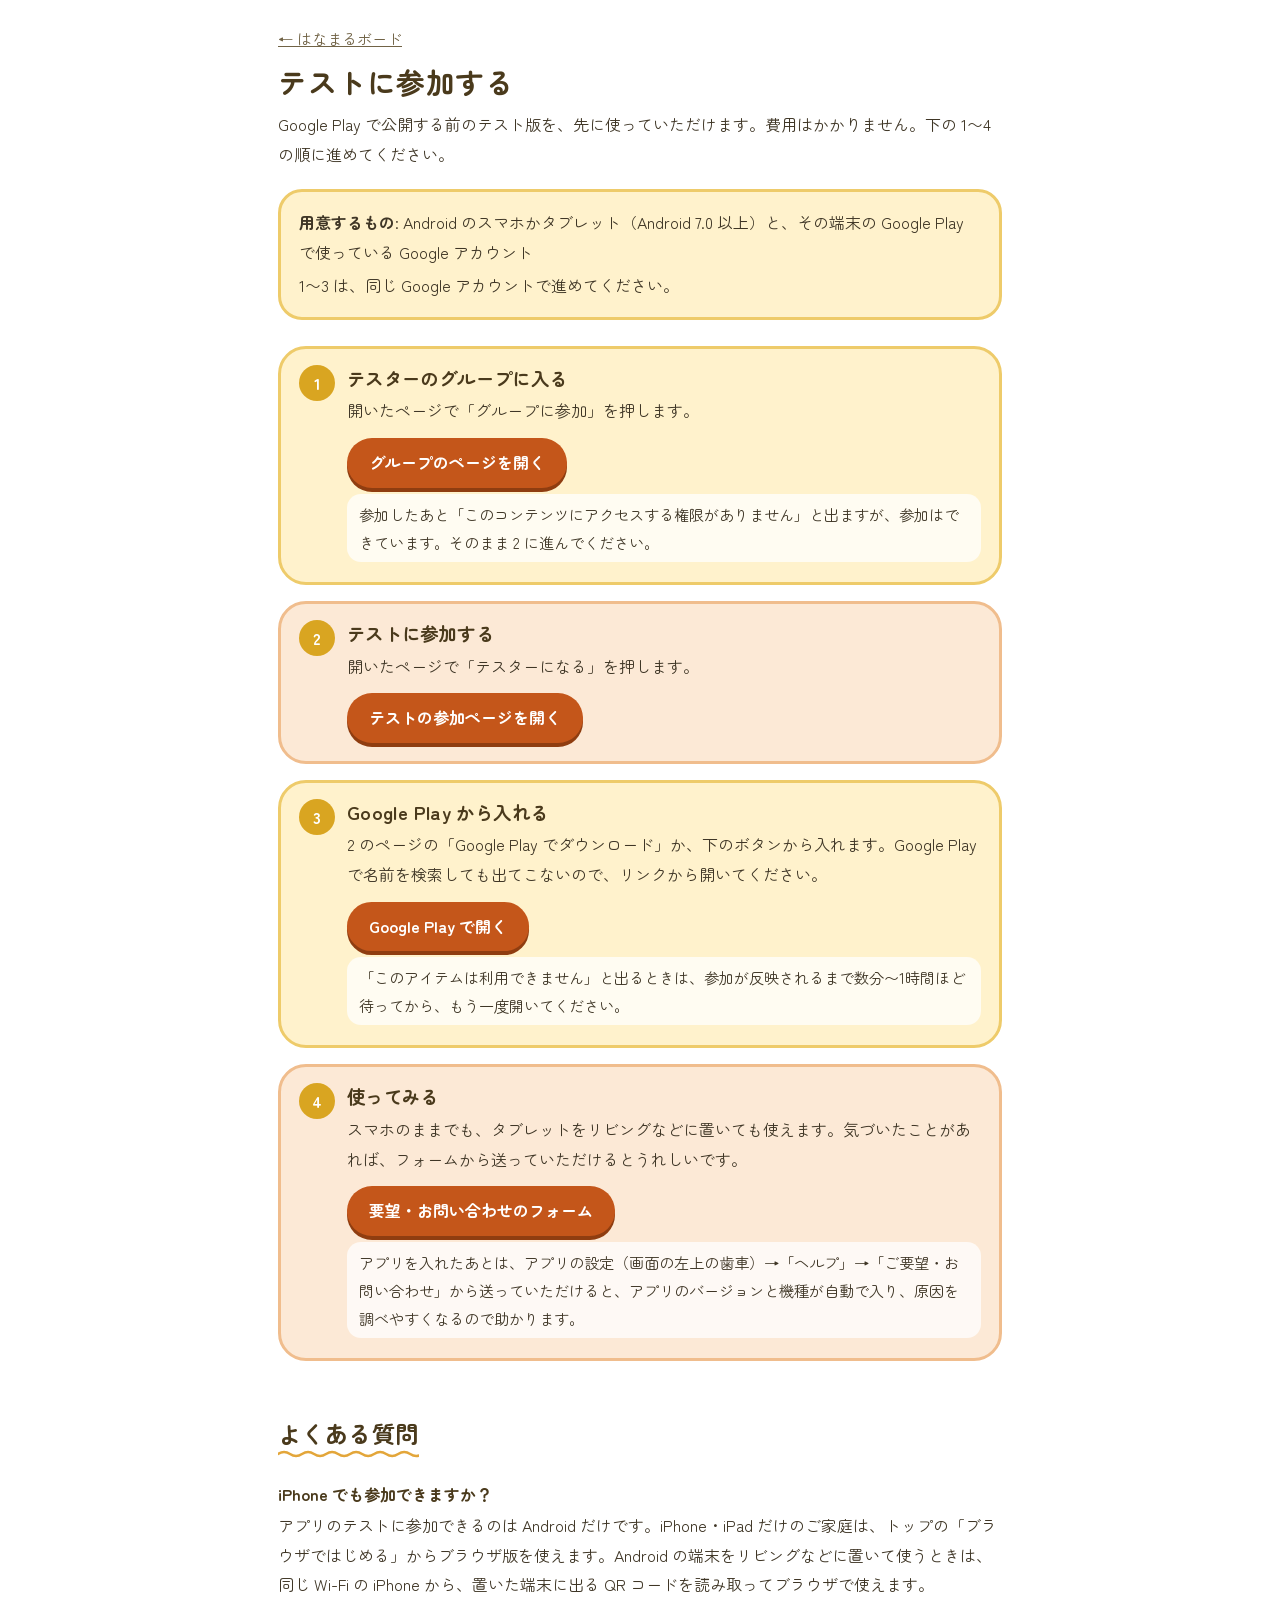
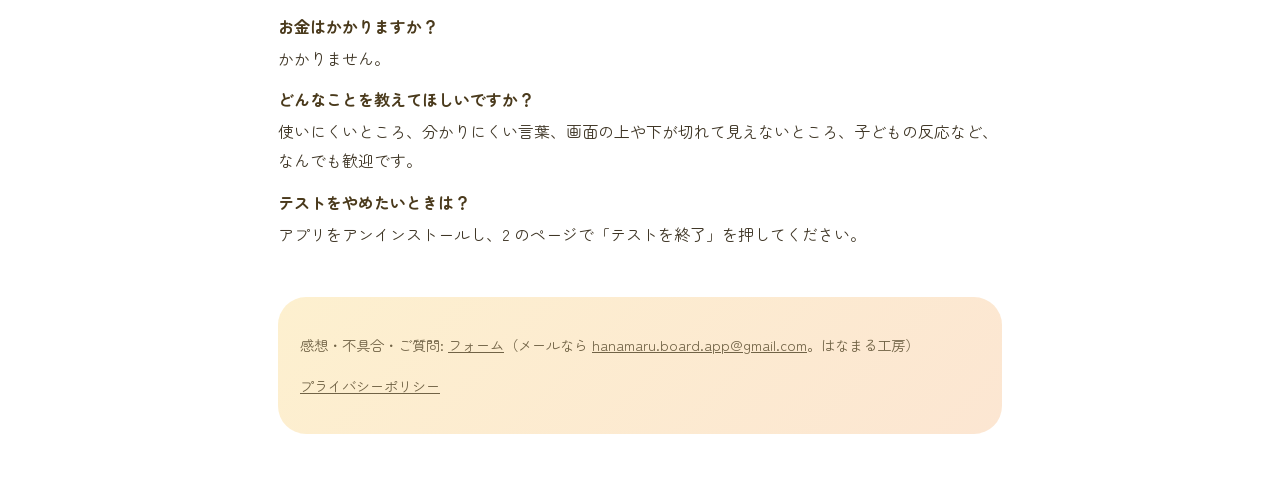
<file: join.html>
<!doctype html>
<html lang="ja">
<head>
<meta charset="utf-8">
<meta name="viewport" content="width=device-width, initial-scale=1">
<title>テストに参加する｜はなまるボード</title>
<meta name="description" content="はなまるボードのテストに参加する方法。Google グループに入り、テストに参加して、Google Play から入れます。">
<meta name="color-scheme" content="light">
<link rel="icon" href="img/icon.png">
<!-- リンクを貼ったときのカード（2026-11-26。画像は EchoMonitor の docs/store/ogp.html で撮る） -->
<meta property="og:type" content="website">
<meta property="og:site_name" content="はなまるボード">
<meta property="og:title" content="テストに参加する｜はなまるボード">
<meta property="og:description" content="はなまるボード（Android アプリ）のテストに参加する方法。Google グループに入り、テストに参加して、Google Play から入れます（無料）。">
<meta property="og:url" content="https://hanamarukobo.github.io/join.html">
<meta property="og:image" content="https://hanamarukobo.github.io/img/ogp.png">
<meta property="og:image:width" content="1200">
<meta property="og:image:height" content="630">
<meta property="og:image:alt" content="はなまるボード。今日がわかる。自分でできる。リビングのタブレットを女の子が押している絵">
<meta name="twitter:card" content="summary_large_image">
<link rel="preconnect" href="https://fonts.googleapis.com"><link rel="preconnect" href="https://fonts.gstatic.com" crossorigin>
<link href="https://fonts.googleapis.com/css2?family=Zen+Maru+Gothic:wght@400;500;700&display=swap" rel="stylesheet">
<style>
*{box-sizing:border-box}
html{color-scheme:light}
:root{--bg:#fbf7ec;--fg:#3f3626;--ink:#4a3a1c;--muted:#716346;--accent:#d9a521;--accent-d:#855f0a;--btn:#c4561a;--btn-s:#8f3d10;--card:#fff;--line:#ece1c3;--note:#fff2cc;--c1b:#eecb6a;--hf:"Zen Maru Gothic",sans-serif}
body{margin:0;color:var(--fg);font-family:"Zen Maru Gothic","Hiragino Maru Gothic ProN","Hiragino Sans","Noto Sans JP","Yu Gothic UI",sans-serif;line-height:1.85;font-size:16px;-webkit-text-size-adjust:100%;overflow-x:hidden;background:#fbf7ec radial-gradient(circle at 6% 3%,#fdf0c9 0,transparent 26%),radial-gradient(circle at 96% 32%,#fce9d6 0,transparent 24%),radial-gradient(circle at 4% 72%,#fff2cc 0,transparent 20%)}
h1,h2{font-family:var(--hf);font-weight:700;color:var(--ink);letter-spacing:.02em}
main{max-width:760px;margin:0 auto;padding:24px 18px 56px}
.back{color:var(--muted);font-size:.95em}
h1{font-size:1.8em;line-height:1.4;margin:8px 0 4px}
.lead{margin:8px 0 20px}
.need{background:#fff2cc;border:3px solid var(--c1b);border-radius:24px;padding:12px 18px;margin:0 0 26px}
.need p{margin:4px 0}
ol.steps{list-style:none;padding:0;margin:0;counter-reset:s}
ol.steps>li{counter-increment:s;position:relative;background:var(--card);border:3px solid var(--line);border-radius:28px;padding:16px 18px 16px 66px;margin:0 0 16px}
ol.steps>li:nth-child(odd){background:#fff2cc;border-color:#eecb6a}
ol.steps>li:nth-child(even){background:#fce9d6;border-color:#f0bd8d}
ol.steps>li::before{content:counter(s);position:absolute;left:18px;top:16px;width:36px;height:36px;border-radius:50%;background:var(--accent);color:#fff;font-family:var(--hf);font-weight:700;text-align:center;line-height:36px}
ol.steps h2{font-size:1.15em;margin:0 0 4px;line-height:1.5}
ol.steps p{margin:4px 0}
.btn{display:inline-block;background:var(--btn);color:#fff;text-decoration:none;font-weight:700;padding:10px 22px;border-radius:999px;margin:8px 0 2px;word-break:keep-all;box-shadow:0 4px 0 var(--btn-s);transition:transform .1s,box-shadow .1s}
.btn:active{transform:translateY(3px);box-shadow:0 1px 0 var(--btn-s)}
.note{background:rgba(255,255,255,.75);border-radius:14px;padding:6px 12px;font-size:.95em}
h2.sec{display:inline-block;position:relative;z-index:0;font-size:1.45em;margin:40px 0 18px;line-height:1.4}
h2.sec::after{content:"";position:absolute;left:0;right:0;bottom:-9px;height:10px;background:url("data:image/svg+xml,%3Csvg%20xmlns='http://www.w3.org/2000/svg'%20width='720'%20height='10'%3E%3Cpath%20d='M0%205%20Q6%201%2012%205%20T24%205%20Q30%201%2036%205%20T48%205%20Q54%201%2060%205%20T72%205%20Q78%201%2084%205%20T96%205%20Q102%201%20108%205%20T120%205%20Q126%201%20132%205%20T144%205%20Q150%201%20156%205%20T168%205%20Q174%201%20180%205%20T192%205%20Q198%201%20204%205%20T216%205%20Q222%201%20228%205%20T240%205%20Q246%201%20252%205%20T264%205%20Q270%201%20276%205%20T288%205%20Q294%201%20300%205%20T312%205%20Q318%201%20324%205%20T336%205%20Q342%201%20348%205%20T360%205%20Q366%201%20372%205%20T384%205%20Q390%201%20396%205%20T408%205%20Q414%201%20420%205%20T432%205%20Q438%201%20444%205%20T456%205%20Q462%201%20468%205%20T480%205%20Q486%201%20492%205%20T504%205%20Q510%201%20516%205%20T528%205%20Q534%201%20540%205%20T552%205%20Q558%201%20564%205%20T576%205%20Q582%201%20588%205%20T600%205%20Q606%201%20612%205%20T624%205%20Q630%201%20636%205%20T648%205%20Q654%201%20660%205%20T672%205%20Q678%201%20684%205%20T696%205%20Q702%201%20708%205%20T720%205'%20fill='none'%20stroke='%23e3a63a'%20stroke-width='2.5'%20stroke-linecap='round'/%3E%3C/svg%3E") 0 0 no-repeat}
dl{margin:8px 0}
dt{font-weight:700;margin-top:12px;font-family:var(--hf);color:var(--ink)}
dd{margin:2px 0 0}
footer{margin-top:48px;color:var(--muted);font-size:.9em;padding:20px 22px;border-radius:28px;background:linear-gradient(135deg,#fdf0cf,#fce6d2)}
a{color:inherit}
@media(max-width:700px){ol.steps>li{padding:14px 14px 14px 58px}ol.steps>li::before{left:14px;top:14px}h1{font-size:1.6em}}
</style>
<!-- アクセスの数（GoatCounter。cookie なし。つなぐための番号 pair= がアドレスにあるときは送らない） -->
<script>window.goatcounter = { path: function () { return /[?&]pair=/.test(location.search) ? null : location.pathname || "/"; } };</script>
<script data-goatcounter="https://hanamaru-board.goatcounter.com/count" async src="//gc.zgo.at/count.js"></script>
</head>
<body>
<main>
  <a class="back" href="index.html">← はなまるボード</a>
  <h1>テストに参加する</h1>
  <p class="lead">Google Play で公開する前のテスト版を、先に使っていただけます。費用はかかりません。下の 1〜4 の順に進めてください。</p>

  <div class="need">
    <p><b>用意するもの</b>: Android のスマホかタブレット（Android 7.0 以上）と、その端末の Google Play で使っている Google アカウント</p>
    <p>1〜3 は、同じ Google アカウントで進めてください。</p>
  </div>

  <ol class="steps">
    <li>
      <h2>テスターのグループに入る</h2>
      <p>開いたページで「グループに参加」を押します。</p>
      <a class="btn" href="https://groups.google.com/g/hanamaru-board-testers">グループのページを開く</a>
      <p class="note">参加したあと「このコンテンツにアクセスする権限がありません」と出ますが、参加はできています。そのまま 2 に進んでください。</p>
    </li>
    <li>
      <h2>テストに参加する</h2>
      <p>開いたページで「テスターになる」を押します。</p>
      <a class="btn" href="https://play.google.com/apps/testing/com.hanamarukobo.board">テストの参加ページを開く</a>
    </li>
    <li>
      <h2>Google Play から入れる</h2>
      <p>2 のページの「Google Play でダウンロード」か、下のボタンから入れます。Google Play で名前を検索しても出てこないので、リンクから開いてください。</p>
      <a class="btn" href="https://play.google.com/store/apps/details?id=com.hanamarukobo.board">Google Play で開く</a>
      <p class="note">「このアイテムは利用できません」と出るときは、参加が反映されるまで数分〜1時間ほど待ってから、もう一度開いてください。</p>
    </li>
    <li>
      <h2>使ってみる</h2>
      <p>スマホのままでも、タブレットをリビングなどに置いても使えます。気づいたことがあれば、フォームから送っていただけるとうれしいです。</p>
      <a class="btn" href="https://forms.gle/N1bPRj8BhCanZp8CA">要望・お問い合わせのフォーム</a>
      <p class="note">アプリを入れたあとは、アプリの設定（画面の左上の歯車）→「ヘルプ」→「ご要望・お問い合わせ」から送っていただけると、アプリのバージョンと機種が自動で入り、原因を調べやすくなるので助かります。</p>
    </li>
  </ol>

  <h2 class="sec">よくある質問</h2>
  <dl>
    <dt>iPhone でも参加できますか？</dt>
    <dd>アプリのテストに参加できるのは Android だけです。iPhone・iPad だけのご家庭は、トップの「ブラウザではじめる」からブラウザ版を使えます。Android の端末をリビングなどに置いて使うときは、同じ Wi-Fi の iPhone から、置いた端末に出る QR コードを読み取ってブラウザで使えます。</dd>
    <dt>お金はかかりますか？</dt>
    <dd>かかりません。</dd>
    <dt>どんなことを教えてほしいですか？</dt>
    <dd>使いにくいところ、分かりにくい言葉、画面の上や下が切れて見えないところ、子どもの反応など、なんでも歓迎です。</dd>
    <dt>テストをやめたいときは？</dt>
    <dd>アプリをアンインストールし、2 のページで「テストを終了」を押してください。</dd>
  </dl>

  <footer>
    <p>感想・不具合・ご質問: <a href="https://forms.gle/N1bPRj8BhCanZp8CA">フォーム</a>（メールなら <a href="mailto:hanamaru.board.app@gmail.com">hanamaru.board.app@gmail.com</a>。はなまる工房）</p>
    <p><a href="privacy.html">プライバシーポリシー</a></p>
  </footer>
</main>
</body>
</html>
</file>
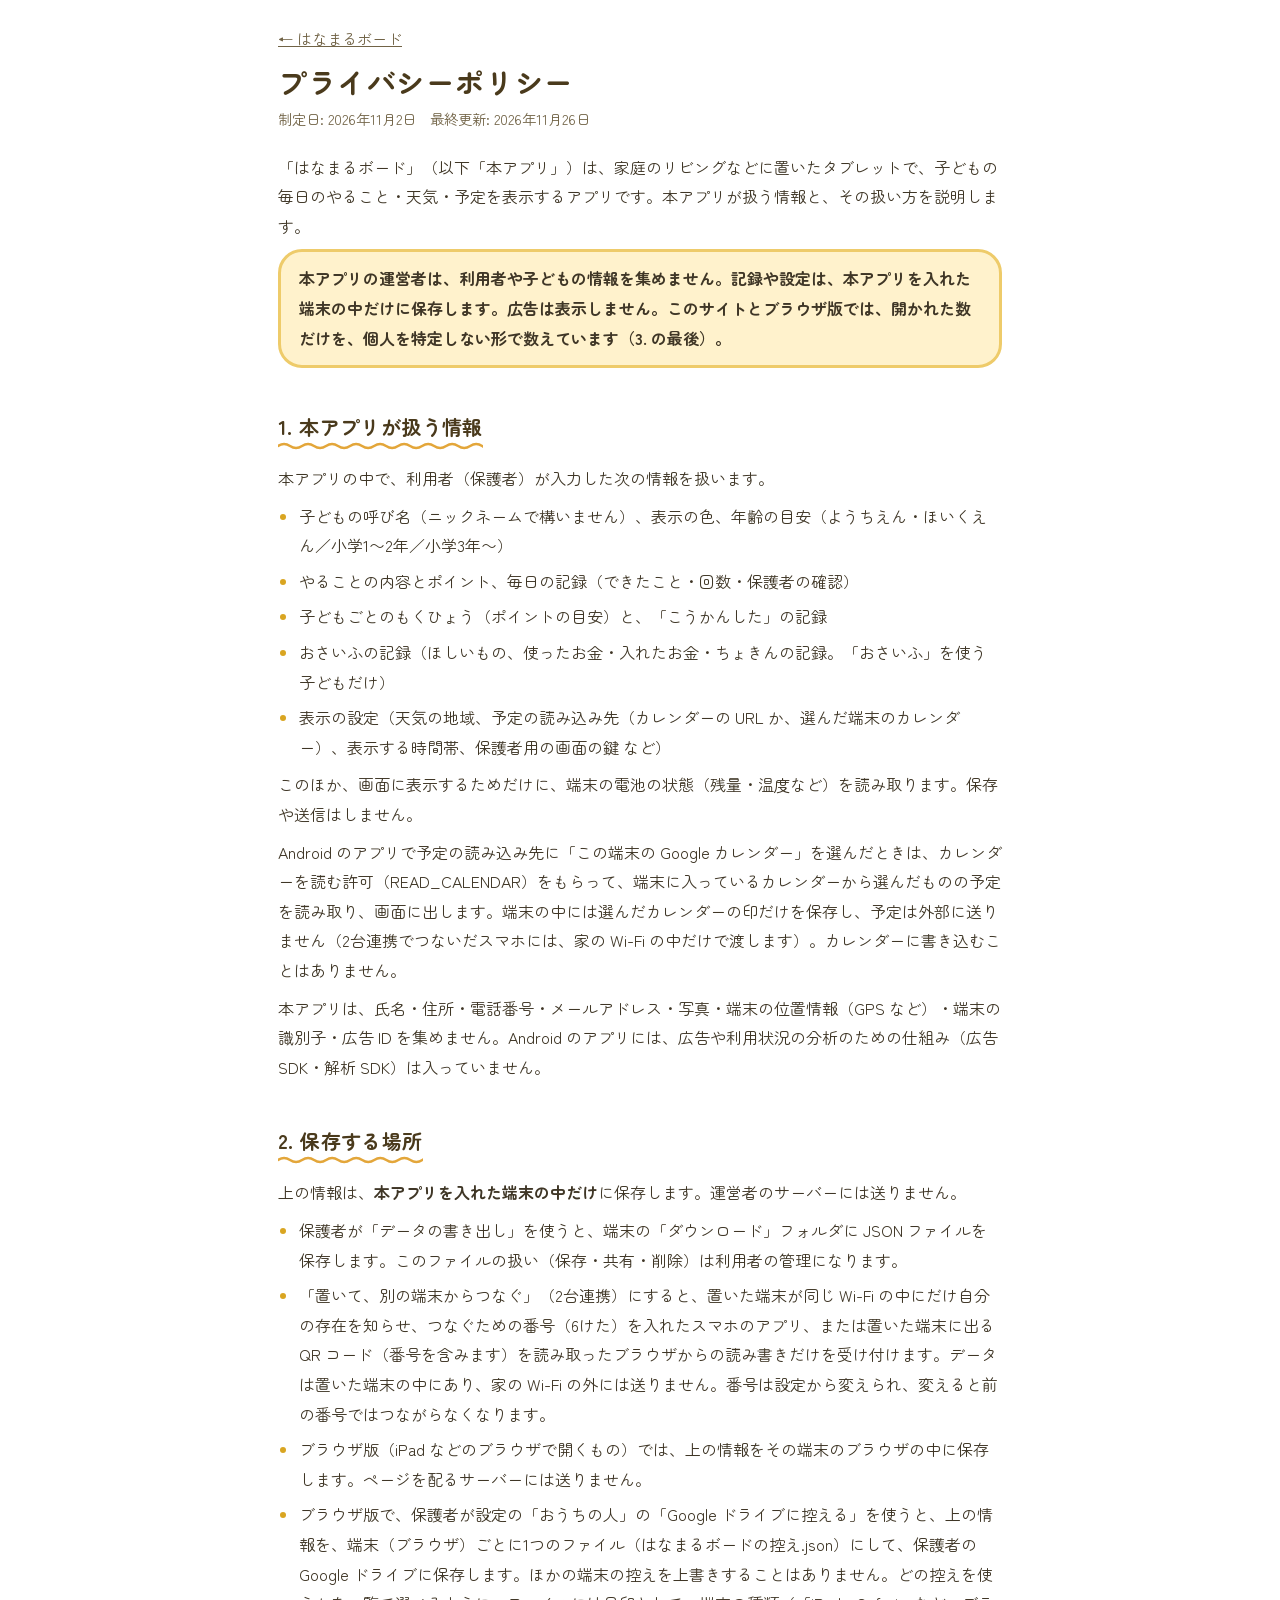
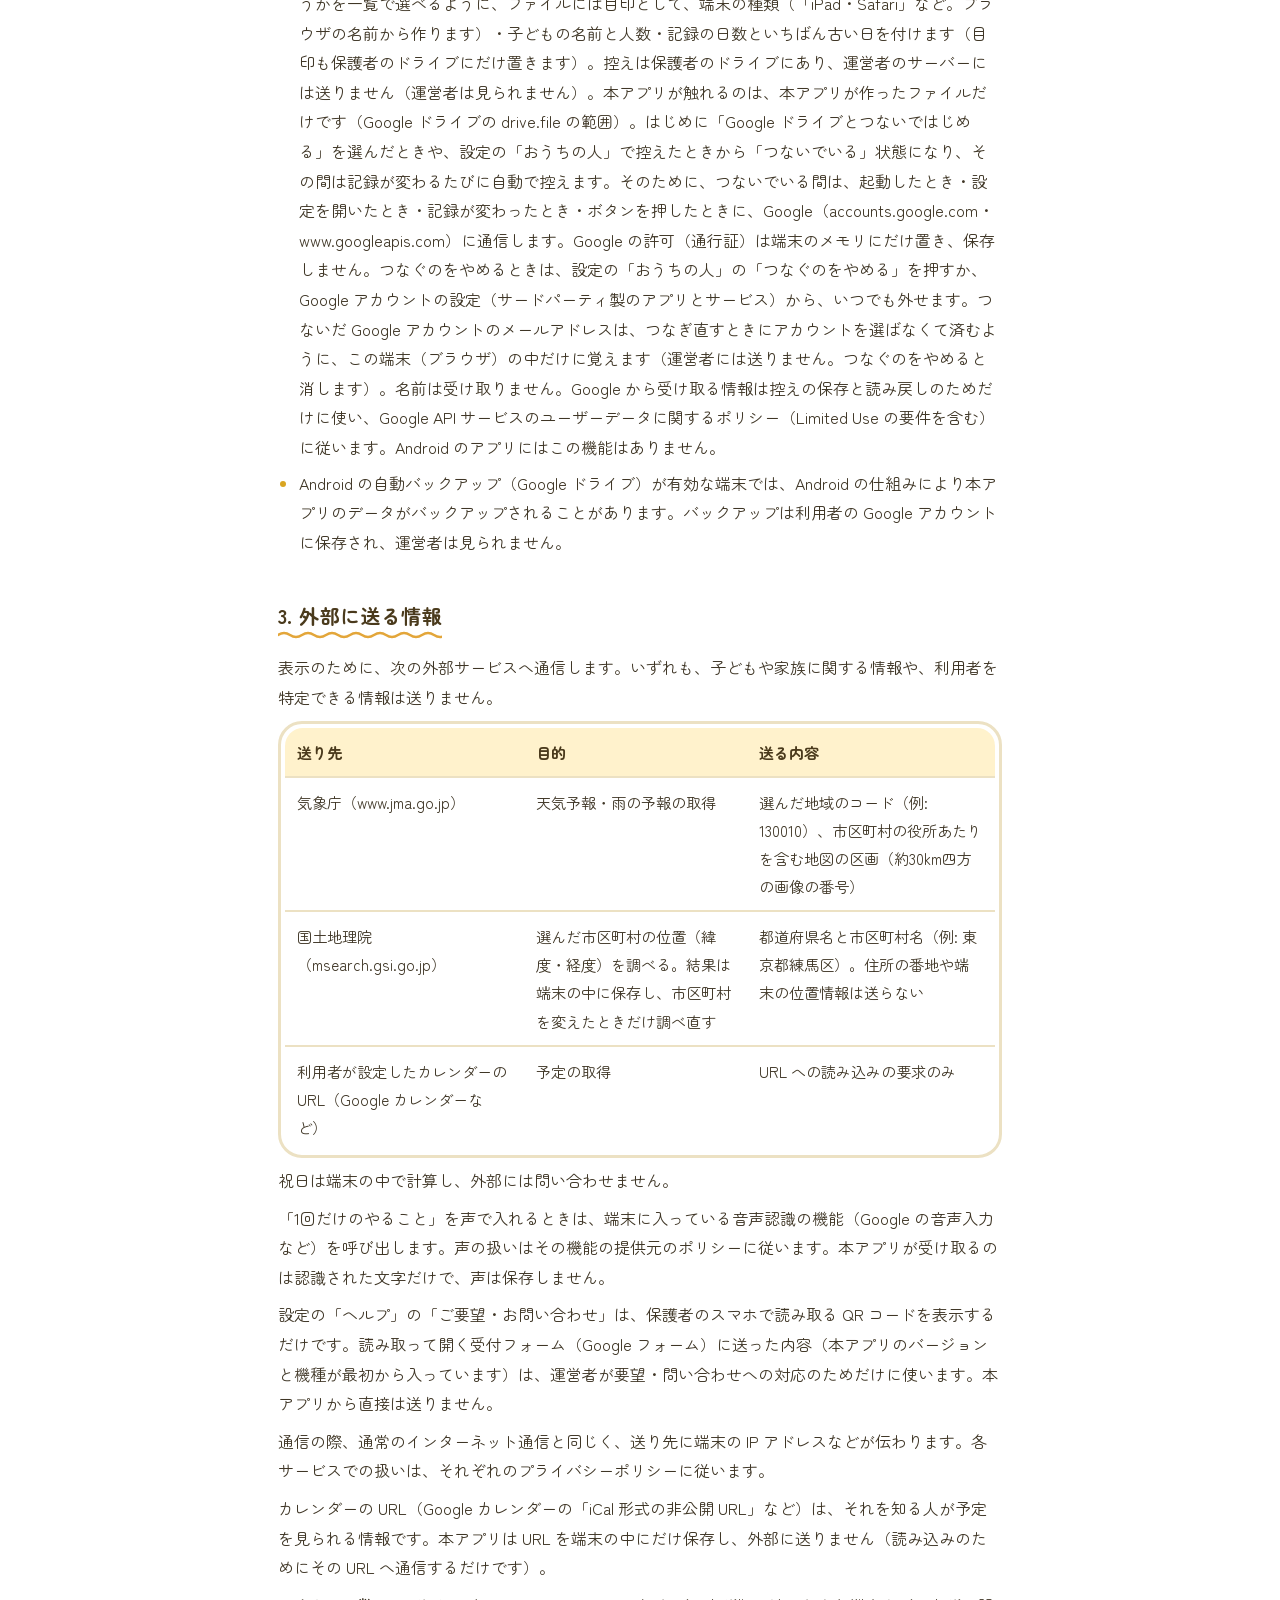
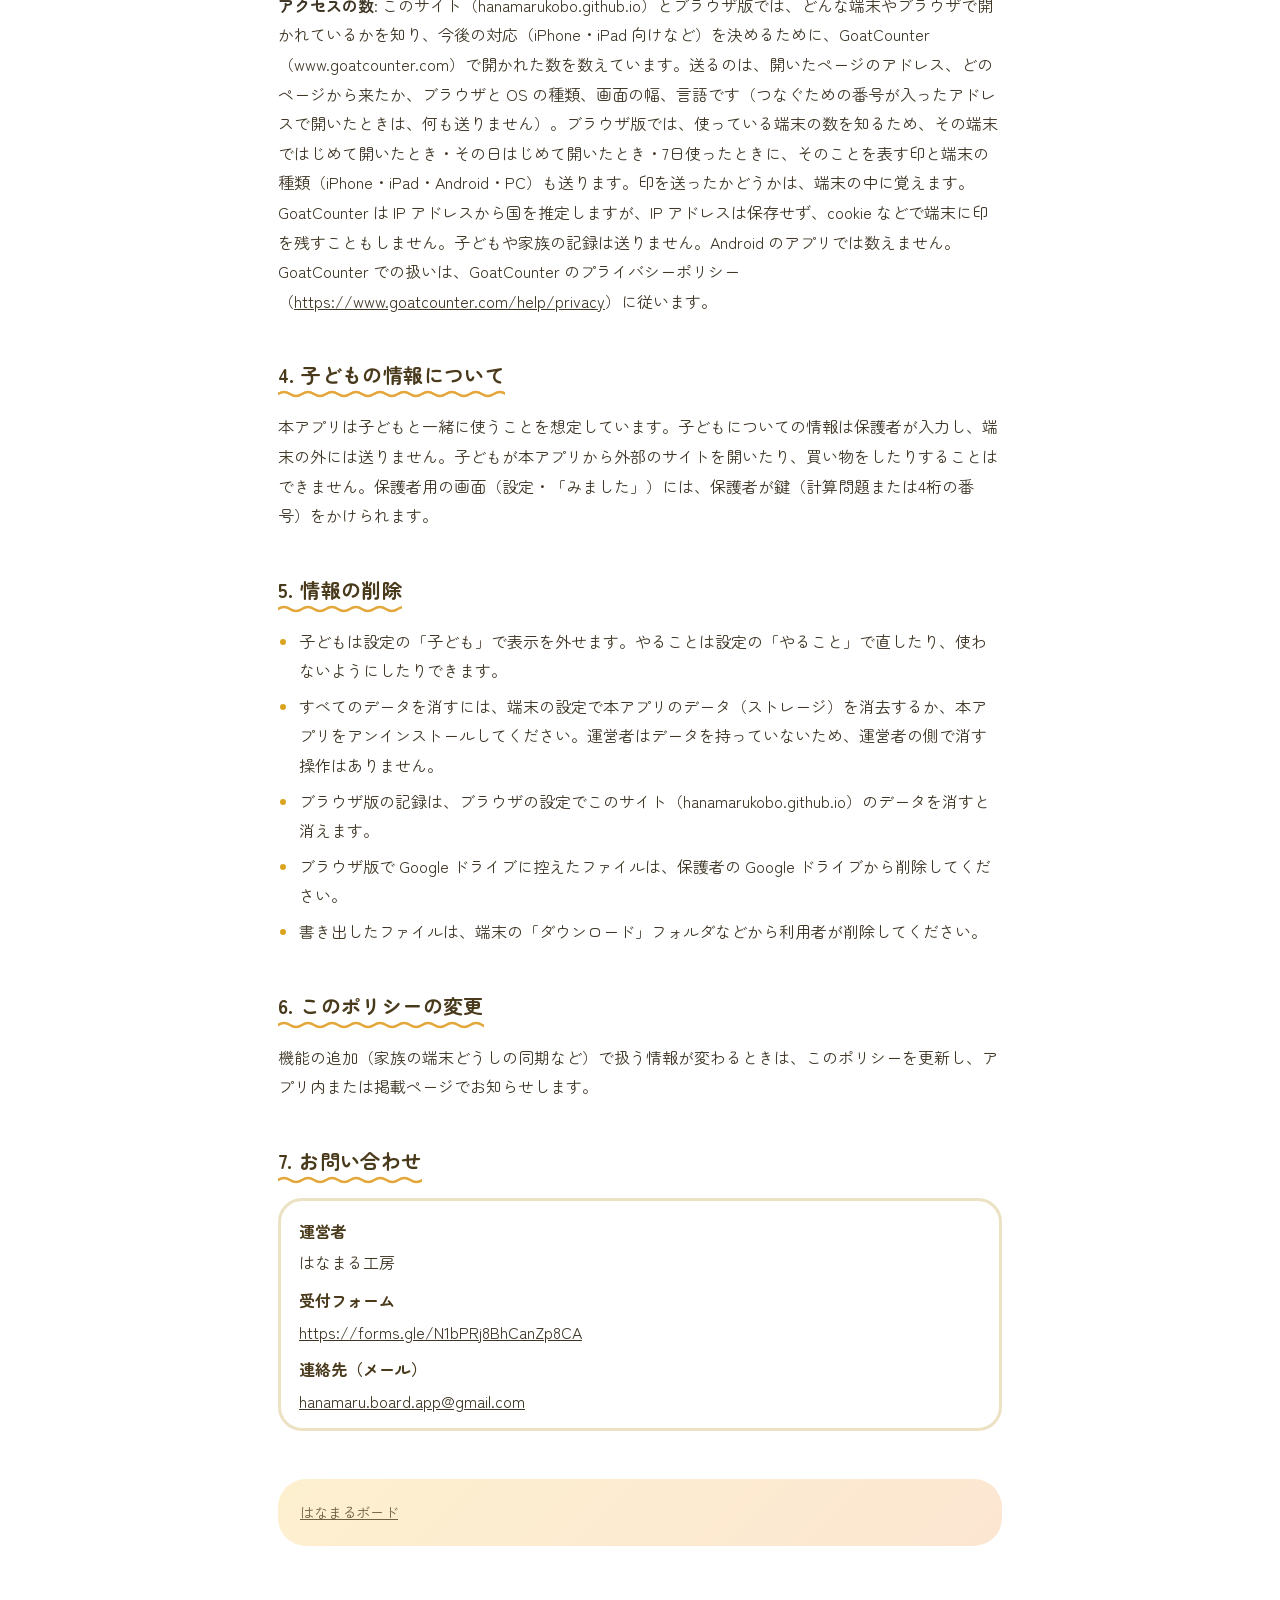
<file: privacy.html>
<!doctype html>
<html lang="ja">
<head>
<meta charset="utf-8">
<meta name="viewport" content="width=device-width, initial-scale=1">
<title>プライバシーポリシー｜はなまるボード</title>
<meta name="description" content="はなまるボードのプライバシーポリシー。記録や設定は端末の中だけに保存し、運営者は利用者や子どもの情報を集めません。">
<meta name="color-scheme" content="light">
<link rel="icon" href="img/icon.png">
<link rel="preconnect" href="https://fonts.googleapis.com"><link rel="preconnect" href="https://fonts.gstatic.com" crossorigin>
<link href="https://fonts.googleapis.com/css2?family=Zen+Maru+Gothic:wght@400;500;700&display=swap" rel="stylesheet">
<style>
/* トップ（index.html）・参加ページ（join.html）と おなじ 見た目（2026-11-24。前は 白地の 文書の 形で 夜の 色も あった） */
*{box-sizing:border-box}
html{color-scheme:light}
:root{--bg:#fbf7ec;--fg:#3f3626;--ink:#4a3a1c;--muted:#716346;--accent:#d9a521;--accent-d:#855f0a;--card:#fff;--line:#ece1c3;--note:#fff2cc;--c1b:#eecb6a;--hf:"Zen Maru Gothic",sans-serif}
body{margin:0;color:var(--fg);font-family:"Zen Maru Gothic","Hiragino Maru Gothic ProN","Hiragino Sans","Noto Sans JP","Yu Gothic UI",sans-serif;line-height:1.85;font-size:16px;-webkit-text-size-adjust:100%;overflow-x:hidden;background:#fbf7ec radial-gradient(circle at 6% 3%,#fdf0c9 0,transparent 26%),radial-gradient(circle at 96% 32%,#fce9d6 0,transparent 24%),radial-gradient(circle at 4% 72%,#fff2cc 0,transparent 20%)}
h1,h2{font-family:var(--hf);font-weight:700;color:var(--ink);letter-spacing:.02em}
main{max-width:760px;margin:0 auto;padding:24px 18px 56px}
.back{color:var(--muted);font-size:.95em}
h1{font-size:1.8em;line-height:1.4;margin:8px 0 4px}
.dates{color:var(--muted);font-size:.9em;margin:0 0 20px}
h2{display:inline-block;position:relative;z-index:0;font-size:1.25em;margin:36px 0 14px;line-height:1.5}
h2::after{content:"";position:absolute;left:0;right:0;bottom:-9px;height:10px;background:url("data:image/svg+xml,%3Csvg%20xmlns='http://www.w3.org/2000/svg'%20width='720'%20height='10'%3E%3Cpath%20d='M0%205%20Q6%201%2012%205%20T24%205%20Q30%201%2036%205%20T48%205%20Q54%201%2060%205%20T72%205%20Q78%201%2084%205%20T96%205%20Q102%201%20108%205%20T120%205%20Q126%201%20132%205%20T144%205%20Q150%201%20156%205%20T168%205%20Q174%201%20180%205%20T192%205%20Q198%201%20204%205%20T216%205%20Q222%201%20228%205%20T240%205%20Q246%201%20252%205%20T264%205%20Q270%201%20276%205%20T288%205%20Q294%201%20300%205%20T312%205%20Q318%201%20324%205%20T336%205%20Q342%201%20348%205%20T360%205%20Q366%201%20372%205%20T384%205%20Q390%201%20396%205%20T408%205%20Q414%201%20420%205%20T432%205%20Q438%201%20444%205%20T456%205%20Q462%201%20468%205%20T480%205%20Q486%201%20492%205%20T504%205%20Q510%201%20516%205%20T528%205%20Q534%201%20540%205%20T552%205%20Q558%201%20564%205%20T576%205%20Q582%201%20588%205%20T600%205%20Q606%201%20612%205%20T624%205%20Q630%201%20636%205%20T648%205%20Q654%201%20660%205%20T672%205%20Q678%201%20684%205%20T696%205%20Q702%201%20708%205%20T720%205'%20fill='none'%20stroke='%23e3a63a'%20stroke-width='2.5'%20stroke-linecap='round'/%3E%3C/svg%3E") 0 0 no-repeat}
p,ul{margin:8px 0}
ul{padding-left:1.3em}
li{margin:6px 0}
li::marker{color:var(--accent)}
.lead{background:var(--note);border:3px solid var(--c1b);border-radius:24px;padding:12px 18px;font-weight:700}
.table{overflow-x:auto;background:var(--card);border:3px solid var(--line);border-radius:24px;padding:4px}
table{border-collapse:collapse;width:100%;font-size:.95em}
th,td{border-bottom:2px solid var(--line);padding:10px 12px;text-align:left;vertical-align:top}
tr:last-child td{border-bottom:0}
th{background:var(--note);white-space:nowrap;font-family:var(--hf);color:var(--ink)}
thead th:first-child{border-top-left-radius:18px}
thead th:last-child{border-top-right-radius:18px}
dl{margin:8px 0;background:var(--card);border:3px solid var(--line);border-radius:24px;padding:8px 18px 12px}
dt{font-weight:700;margin-top:8px;font-family:var(--hf);color:var(--ink)}
dd{margin:2px 0 0}
footer{margin-top:48px;color:var(--muted);font-size:.9em;padding:20px 22px;border-radius:28px;background:linear-gradient(135deg,#fdf0cf,#fce6d2)}
a{color:inherit}
@media (max-width:520px){
  .table{background:none;border:0;padding:0}
  table,thead,tbody,tr,th,td{display:block}
  thead{display:none}
  tr{background:var(--card);border:3px solid var(--line);border-radius:20px;margin:0 0 12px;padding:8px 14px}
  td{border:0;padding:2px 0}
  td::before{content:attr(data-h);display:block;color:var(--muted);font-size:.85em;font-weight:700}
}
</style>
<!-- アクセスの数（GoatCounter。cookie なし。つなぐための番号 pair= がアドレスにあるときは送らない） -->
<script>window.goatcounter = { path: function () { return /[?&]pair=/.test(location.search) ? null : location.pathname || "/"; } };</script>
<script data-goatcounter="https://hanamaru-board.goatcounter.com/count" async src="//gc.zgo.at/count.js"></script>
</head>
<body>
<main>
  <a class="back" href="index.html">← はなまるボード</a>
  <h1>プライバシーポリシー</h1>
  <p class="dates">制定日: 2026年11月2日　最終更新: 2026年11月26日</p>

  <p>「はなまるボード」（以下「本アプリ」）は、家庭のリビングなどに置いたタブレットで、子どもの毎日のやること・天気・予定を表示するアプリです。本アプリが扱う情報と、その扱い方を説明します。</p>
  <p class="lead">本アプリの運営者は、利用者や子どもの情報を集めません。記録や設定は、本アプリを入れた端末の中だけに保存します。広告は表示しません。このサイトとブラウザ版では、開かれた数だけを、個人を特定しない形で数えています（3. の最後）。</p>

  <h2>1. 本アプリが扱う情報</h2>
  <p>本アプリの中で、利用者（保護者）が入力した次の情報を扱います。</p>
  <ul>
    <li>子どもの呼び名（ニックネームで構いません）、表示の色、年齢の目安（ようちえん・ほいくえん／小学1〜2年／小学3年〜）</li>
    <li>やることの内容とポイント、毎日の記録（できたこと・回数・保護者の確認）</li>
    <li>子どもごとのもくひょう（ポイントの目安）と、「こうかんした」の記録</li>
    <li>おさいふの記録（ほしいもの、使ったお金・入れたお金・ちょきんの記録。「おさいふ」を使う子どもだけ）</li>
    <li>表示の設定（天気の地域、予定の読み込み先（カレンダーの URL か、選んだ端末のカレンダー）、表示する時間帯、保護者用の画面の鍵 など）</li>
  </ul>
  <p>このほか、画面に表示するためだけに、端末の電池の状態（残量・温度など）を読み取ります。保存や送信はしません。</p>
  <p>Android のアプリで予定の読み込み先に「この端末の Google カレンダー」を選んだときは、カレンダーを読む許可（READ_CALENDAR）をもらって、端末に入っているカレンダーから選んだものの予定を読み取り、画面に出します。端末の中には選んだカレンダーの印だけを保存し、予定は外部に送りません（2台連携でつないだスマホには、家の Wi-Fi の中だけで渡します）。カレンダーに書き込むことはありません。</p>
  <p>本アプリは、氏名・住所・電話番号・メールアドレス・写真・端末の位置情報（GPS など）・端末の識別子・広告 ID を集めません。Android のアプリには、広告や利用状況の分析のための仕組み（広告 SDK・解析 SDK）は入っていません。</p>

  <h2>2. 保存する場所</h2>
  <p>上の情報は、<strong>本アプリを入れた端末の中だけ</strong>に保存します。運営者のサーバーには送りません。</p>
  <ul>
    <li>保護者が「データの書き出し」を使うと、端末の「ダウンロード」フォルダに JSON ファイルを保存します。このファイルの扱い（保存・共有・削除）は利用者の管理になります。</li>
    <li>「置いて、別の端末からつなぐ」（2台連携）にすると、置いた端末が同じ Wi-Fi の中にだけ自分の存在を知らせ、つなぐための番号（6けた）を入れたスマホのアプリ、または置いた端末に出る QR コード（番号を含みます）を読み取ったブラウザからの読み書きだけを受け付けます。データは置いた端末の中にあり、家の Wi-Fi の外には送りません。番号は設定から変えられ、変えると前の番号ではつながらなくなります。</li>
    <li>ブラウザ版（iPad などのブラウザで開くもの）では、上の情報をその端末のブラウザの中に保存します。ページを配るサーバーには送りません。</li>
    <li>ブラウザ版で、保護者が設定の「おうちの人」の「Google ドライブに控える」を使うと、上の情報を、端末（ブラウザ）ごとに1つのファイル（はなまるボードの控え.json）にして、保護者の Google ドライブに保存します。ほかの端末の控えを上書きすることはありません。どの控えを使うかを一覧で選べるように、ファイルには目印として、端末の種類（「iPad・Safari」など。ブラウザの名前から作ります）・子どもの名前と人数・記録の日数といちばん古い日を付けます（目印も保護者のドライブにだけ置きます）。控えは保護者のドライブにあり、運営者のサーバーには送りません（運営者は見られません）。本アプリが触れるのは、本アプリが作ったファイルだけです（Google ドライブの drive.file の範囲）。はじめに「Google ドライブとつないではじめる」を選んだときや、設定の「おうちの人」で控えたときから「つないでいる」状態になり、その間は記録が変わるたびに自動で控えます。そのために、つないでいる間は、起動したとき・設定を開いたとき・記録が変わったとき・ボタンを押したときに、Google（accounts.google.com・www.googleapis.com）に通信します。Google の許可（通行証）は端末のメモリにだけ置き、保存しません。つなぐのをやめるときは、設定の「おうちの人」の「つなぐのをやめる」を押すか、Google アカウントの設定（サードパーティ製のアプリとサービス）から、いつでも外せます。つないだ Google アカウントのメールアドレスは、つなぎ直すときにアカウントを選ばなくて済むように、この端末（ブラウザ）の中だけに覚えます（運営者には送りません。つなぐのをやめると消します）。名前は受け取りません。Google から受け取る情報は控えの保存と読み戻しのためだけに使い、Google API サービスのユーザーデータに関するポリシー（Limited Use の要件を含む）に従います。Android のアプリにはこの機能はありません。</li>
    <li>Android の自動バックアップ（Google ドライブ）が有効な端末では、Android の仕組みにより本アプリのデータがバックアップされることがあります。バックアップは利用者の Google アカウントに保存され、運営者は見られません。</li>
  </ul>

  <h2>3. 外部に送る情報</h2>
  <p>表示のために、次の外部サービスへ通信します。いずれも、子どもや家族に関する情報や、利用者を特定できる情報は送りません。</p>
  <div class="table">
    <table>
      <thead><tr><th>送り先</th><th>目的</th><th>送る内容</th></tr></thead>
      <tbody>
        <tr><td data-h="送り先">気象庁（www.jma.go.jp）</td><td data-h="目的">天気予報・雨の予報の取得</td><td data-h="送る内容">選んだ地域のコード（例: 130010）、市区町村の役所あたりを含む地図の区画（約30km四方の画像の番号）</td></tr>
        <tr><td data-h="送り先">国土地理院（msearch.gsi.go.jp）</td><td data-h="目的">選んだ市区町村の位置（緯度・経度）を調べる。結果は端末の中に保存し、市区町村を変えたときだけ調べ直す</td><td data-h="送る内容">都道府県名と市区町村名（例: 東京都練馬区）。住所の番地や端末の位置情報は送らない</td></tr>
        <tr><td data-h="送り先">利用者が設定したカレンダーの URL（Google カレンダーなど）</td><td data-h="目的">予定の取得</td><td data-h="送る内容">URL への読み込みの要求のみ</td></tr>
      </tbody>
    </table>
  </div>
  <p>祝日は端末の中で計算し、外部には問い合わせません。</p>
  <p>「1回だけのやること」を声で入れるときは、端末に入っている音声認識の機能（Google の音声入力など）を呼び出します。声の扱いはその機能の提供元のポリシーに従います。本アプリが受け取るのは認識された文字だけで、声は保存しません。</p>
  <p>設定の「ヘルプ」の「ご要望・お問い合わせ」は、保護者のスマホで読み取る QR コードを表示するだけです。読み取って開く受付フォーム（Google フォーム）に送った内容（本アプリのバージョンと機種が最初から入っています）は、運営者が要望・問い合わせへの対応のためだけに使います。本アプリから直接は送りません。</p>
  <p>通信の際、通常のインターネット通信と同じく、送り先に端末の IP アドレスなどが伝わります。各サービスでの扱いは、それぞれのプライバシーポリシーに従います。</p>
  <p>カレンダーの URL（Google カレンダーの「iCal 形式の非公開 URL」など）は、それを知る人が予定を見られる情報です。本アプリは URL を端末の中にだけ保存し、外部に送りません（読み込みのためにその URL へ通信するだけです）。</p>
  <p><strong>アクセスの数</strong>: このサイト（hanamarukobo.github.io）とブラウザ版では、どんな端末やブラウザで開かれているかを知り、今後の対応（iPhone・iPad 向けなど）を決めるために、GoatCounter（www.goatcounter.com）で開かれた数を数えています。送るのは、開いたページのアドレス、どのページから来たか、ブラウザと OS の種類、画面の幅、言語です（つなぐための番号が入ったアドレスで開いたときは、何も送りません）。ブラウザ版では、使っている端末の数を知るため、その端末ではじめて開いたとき・その日はじめて開いたとき・7日使ったときに、そのことを表す印と端末の種類（iPhone・iPad・Android・PC）も送ります。印を送ったかどうかは、端末の中に覚えます。GoatCounter は IP アドレスから国を推定しますが、IP アドレスは保存せず、cookie などで端末に印を残すこともしません。子どもや家族の記録は送りません。Android のアプリでは数えません。GoatCounter での扱いは、GoatCounter のプライバシーポリシー（<a href="https://www.goatcounter.com/help/privacy">https://www.goatcounter.com/help/privacy</a>）に従います。</p>

  <h2>4. 子どもの情報について</h2>
  <p>本アプリは子どもと一緒に使うことを想定しています。子どもについての情報は保護者が入力し、端末の外には送りません。子どもが本アプリから外部のサイトを開いたり、買い物をしたりすることはできません。保護者用の画面（設定・「みました」）には、保護者が鍵（計算問題または4桁の番号）をかけられます。</p>

  <h2>5. 情報の削除</h2>
  <ul>
    <li>子どもは設定の「子ども」で表示を外せます。やることは設定の「やること」で直したり、使わないようにしたりできます。</li>
    <li>すべてのデータを消すには、端末の設定で本アプリのデータ（ストレージ）を消去するか、本アプリをアンインストールしてください。運営者はデータを持っていないため、運営者の側で消す操作はありません。</li>
    <li>ブラウザ版の記録は、ブラウザの設定でこのサイト（hanamarukobo.github.io）のデータを消すと消えます。</li>
    <li>ブラウザ版で Google ドライブに控えたファイルは、保護者の Google ドライブから削除してください。</li>
    <li>書き出したファイルは、端末の「ダウンロード」フォルダなどから利用者が削除してください。</li>
  </ul>

  <h2>6. このポリシーの変更</h2>
  <p>機能の追加（家族の端末どうしの同期など）で扱う情報が変わるときは、このポリシーを更新し、アプリ内または掲載ページでお知らせします。</p>

  <h2>7. お問い合わせ</h2>
  <dl>
    <dt>運営者</dt><dd>はなまる工房</dd>
    <dt>受付フォーム</dt><dd><a href="https://forms.gle/N1bPRj8BhCanZp8CA">https://forms.gle/N1bPRj8BhCanZp8CA</a></dd>
    <dt>連絡先（メール）</dt><dd><a href="mailto:hanamaru.board.app@gmail.com">hanamaru.board.app@gmail.com</a></dd>
  </dl>

  <footer><a href="./">はなまるボード</a></footer>
</main>
</body>
</html>
</file>
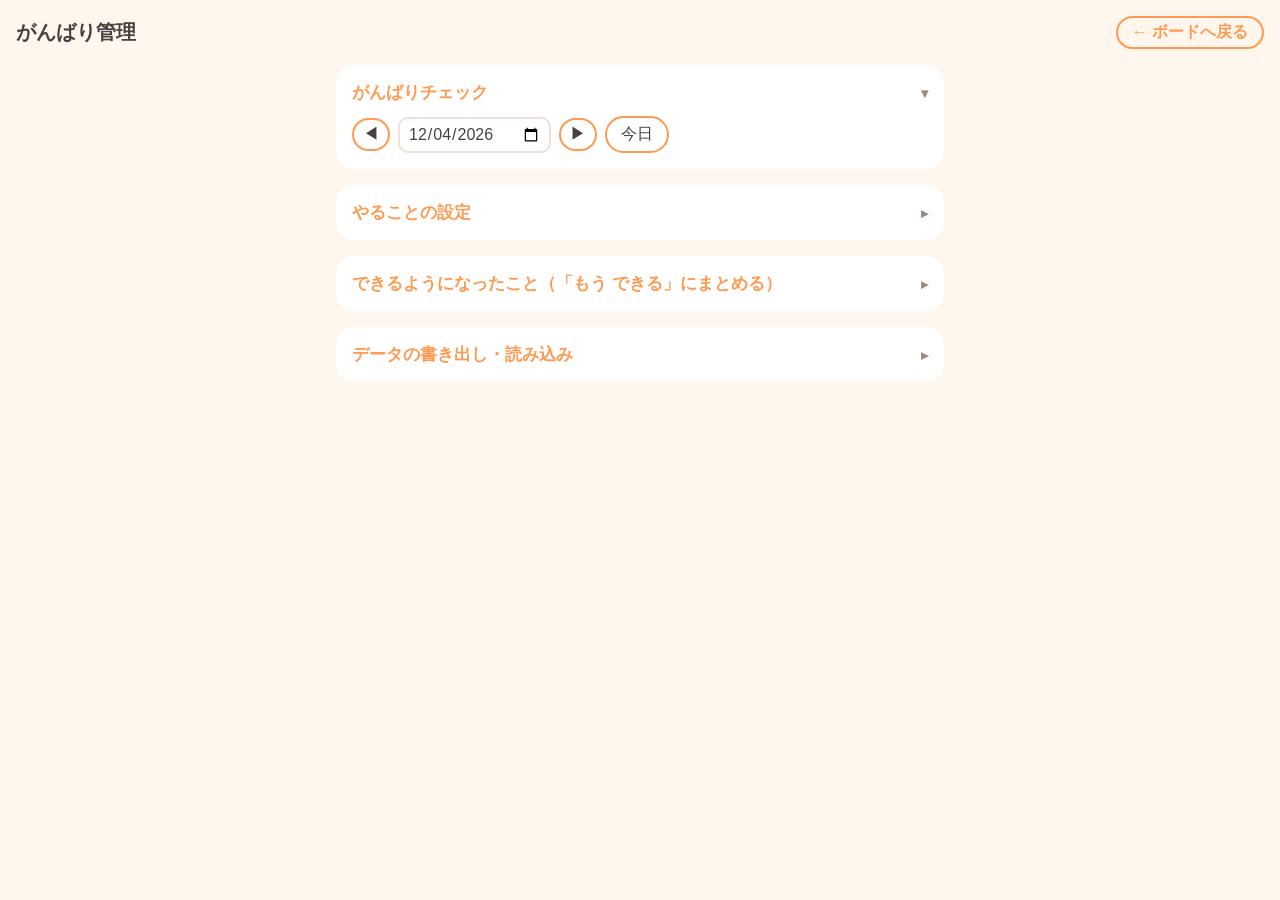
<file: board/admin.html>
<!doctype html>
<html lang="ja">
<head>
<meta name="robots" content="noindex, nofollow">
<meta charset="utf-8">
<meta name="viewport" content="width=device-width, initial-scale=1">
<title>がんばり管理</title>
<style>
  :root {
    --bg: #fff6ee; --card: #fff; --text: #4a3f3f; --muted: #9a8a84; --line: #f0e0d8;
    --orange: #ff9a52; --pink: #ff7fa3; --green: #4cbf8a; --blue: #5aa9f0;
  }
  @media (prefers-color-scheme: dark) {
    :root { --bg: #1d1b26; --card: #2a2735; --text: #ece6f0; --muted: #a39cb0; --line: #3a3648; }
  }
  * { box-sizing: border-box; }
  body {
    margin: 0; background: var(--bg); color: var(--text);
    font-family: "Hiragino Maru Gothic ProN", "Zen Maru Gothic", "Yu Gothic", sans-serif;
    font-size: 16px;
    /* 文節で 折りかえし、さいごの 行に 1〜2字だけ 残さない（どの 字の 間でも 切れて「ボ｜ード」「子｜ども」に なっていた。11-22） */
    word-break: auto-phrase; text-wrap: pretty;
  }
  h2, h3 { text-wrap: balance; }
  header { padding: 16px; font-size: 20px; font-weight: bold; }
  main { max-width: 640px; margin: 0 auto; padding: 0 16px 40px; }
  section { background: var(--card); border-radius: 18px; padding: 16px; margin-bottom: 16px; }
  h2 { font-size: 17px; margin: 0 0 12px; color: var(--orange); }
  .row { display: flex; align-items: center; gap: 8px; }
  /* やることが多くても 保存が 画面の下に 見えるように */
  .save-row { position: sticky; bottom: 0; z-index: 2; background: var(--card); padding: 8px 0; margin-top: 8px; }
  .spread { justify-content: space-between; }
  button, input, select { font: inherit; color: inherit; }
  button {
    border: 2px solid var(--orange); background: transparent; border-radius: 999px;
    padding: 6px 14px; cursor: pointer;
  }
  button.primary { background: var(--orange); color: #fff; }
  button:disabled { opacity: .4; }
  input[type=text], input[type=number], input[type=date] {
    border: 2px solid var(--line); border-radius: 10px; padding: 6px 8px; background: transparent;
  }
  .kid { border: 2px solid var(--line); border-radius: 14px; padding: 12px; margin-top: 12px; }
  .kid h3 { margin: 0; font-size: 18px; }
  .task { display: flex; align-items: center; gap: 10px; padding: 8px 0; border-bottom: 1px dashed var(--line); }
  .task:last-of-type { border-bottom: none; }
  .task input { width: 22px; height: 22px; }
  .task .yen { margin-left: auto; color: var(--muted); }
  .task .self { color: var(--orange); font-weight: bold; white-space: nowrap; }
  .approve {
    width: 100%; margin-top: 10px; padding: 12px; font-size: 17px; font-weight: bold;
    border-color: var(--green); color: var(--green);
  }
  .approve.on { background: var(--green); color: #fff; }
  .muted { color: var(--muted); font-size: 14px; }
  /* 1行目: 名前 / 2行目: 種類・金額・使う・並び替え */
  .edit-row {
    display: flex; flex-wrap: wrap; gap: 6px 8px; align-items: center;
    padding: 10px 0; border-bottom: 1px dashed var(--line);
  }
  .edit-row .name { flex: 1 1 100%; min-width: 0; }
  .edit-row input[type=number] { width: 56px; color: var(--text); }
  .edit-row select { border: 2px solid var(--line); border-radius: 10px; padding: 5px 6px; background: var(--card); }
  .edit-row .moves { margin-left: auto; display: flex; gap: 4px; }
  .task .cnt { display: inline-flex; align-items: center; gap: 6px; }
  .task .cnt b { min-width: 22px; text-align: center; }
  /* 設定の タブの 中では スクロールバーを ボードの 設定と おなじ オレンジに（端末の ものは 細くて 夜は 見えない） */
  html:has(body.embed)::-webkit-scrollbar { width: 8px; }
  html:has(body.embed)::-webkit-scrollbar-track { background: rgba(127, 127, 127, 0.15); border-radius: 4px; }
  html:has(body.embed)::-webkit-scrollbar-thumb { background: var(--orange); border-radius: 4px; }
  /* がんばりチェックの「もう できる」: ▸ で 中身を ひらき、1つずつ やることに 戻せる */
  .task.bundle-row { flex-wrap: wrap; }
  .task.bundle-row label { display: flex; align-items: center; gap: 10px; }
  .task .b-open { padding: 2px 10px; font-size: 14px; }
  .b-items { flex-basis: 100%; list-style: none; margin: 4px 0 0; padding: 0 0 0 32px; }
  .b-items li { display: flex; align-items: center; gap: 8px; padding: 4px 0; }
  .b-items li button { margin-left: auto; font-size: 14px; padding: 2px 10px; }
  input[type=date] { min-width: 0; }
  .icon-btn { padding: 4px 9px; }
  .tabs { display: flex; gap: 8px; margin-bottom: 12px; }
  .tabs button { flex: 1; font-weight: bold; }
  .tabs button.on { background: var(--orange); color: #fff; }
  header { display: flex; align-items: center; justify-content: space-between; }
  .back { font-size: 16px; color: var(--orange); text-decoration: none; border: 2px solid var(--orange); border-radius: 999px; padding: 4px 14px; }
  .file-btn { border: 2px solid var(--orange); border-radius: 999px; padding: 6px 14px; cursor: pointer; }
  .file-btn input { display: none; }
  .toast {
    position: fixed; left: 50%; bottom: 24px; transform: translateX(-50%);
    background: var(--text); color: var(--bg); padding: 10px 18px; border-radius: 999px;
    opacity: 0; transition: opacity .2s; pointer-events: none;
    z-index: 20;   /* 画面の下に のこす 保存の 行（.save-row）より 前に */
  }
  .toast.show { opacity: 1; }
  .load-error { margin: 12px; padding: 10px 14px; border-radius: 12px; background: #fff1e6; color: #c45a10; font-weight: 700; }
  /* 見出しを タップして ひらく・とじる */
  main > section > h2 { cursor: pointer; display: flex; align-items: center; gap: 8px; margin: 0; user-select: none; }
  main > section > h2::after { content: "▾"; margin-left: auto; color: var(--muted); font-size: 14px; }
  main > section.closed > h2::after { content: "▸"; }
  main > section:not(.closed) > h2 { margin-bottom: 12px; }
  main > section.closed > :not(h2) { display: none !important; }
  /* やることの設定 */
  .row.wrap { flex-wrap: wrap; }
  .tabs { flex-wrap: wrap; }
  .t-group { margin: 14px 0 4px; font-weight: bold; color: var(--muted); font-size: 14px; }
  .t-group summary { cursor: pointer; }
  .t-row { border-bottom: 1px dashed var(--line); }
  .t-row.off { opacity: .5; }
  .t-sum { display: flex; align-items: center; gap: 8px; padding: 10px 0; cursor: pointer; }
  .t-sum .t-name { flex: 1; min-width: 0; }
  .t-sum .t-name small { display: block; color: var(--muted); font-size: 12px; }
  .t-imp { display: inline-block; padding: 0 7px; border-radius: 999px; background: #ff8a3d; color: #fff; font-size: 12px; font-weight: bold; vertical-align: 2px; }
  .task-note { margin: 6px 0 0; font-size: 13px; }
  .t-sum .t-when { font-size: 13px; color: var(--muted); white-space: nowrap; }
  .t-sum .t-yen { font-size: 14px; color: var(--muted); white-space: nowrap; }
  .dots { display: inline-flex; gap: 2px; }
  .dot { width: 12px; height: 12px; border-radius: 50%; display: inline-block; }
  .everyone { font-size: 12px; color: var(--muted); }
  .t-edit { display: grid; grid-template-columns: 76px 1fr; gap: 8px 10px; align-items: center; padding: 4px 0 14px; }
  .t-edit > span:nth-child(odd) { font-size: 14px; color: var(--muted); }
  .t-edit input[type=text] { width: 100%; }
  .t-edit input[type=number] { width: 70px; }
  .chips { display: inline-flex; flex-wrap: wrap; gap: 6px; align-items: center; }
  .chips button { padding: 3px 12px; font-size: 14px; border-color: var(--chip, var(--orange)); }
  .chips button.on { background: var(--chip, var(--orange)); color: #fff; }
  .chips button.soft { opacity: .55; }
  .by-kid { display: flex; flex-wrap: wrap; gap: 6px 12px; margin-top: 6px; font-size: 14px; }
  .t-actions { grid-column: 1 / -1; display: flex; gap: 8px; align-items: center; }
  .t-actions .moves { margin-left: auto; display: flex; gap: 4px; }
  .once-add, .preview { margin-top: 16px; padding-top: 12px; border-top: 2px solid var(--line); }
  .once-add h3 { font-size: 15px; margin: 0 0 8px; }
  #once-name { flex: 1 1 200px; min-width: 0; }
  #once-name::placeholder { opacity: 0.5; }
  #once-yen { width: 70px; }
  .preview .row { margin-bottom: 6px; }
  .pv-kid { margin: 6px 0; font-size: 14px; }
  .pv-kid b { margin-right: 6px; }
  /* できるようになったこと（「もう できる」に まとめる） */
  .grad-lead { margin: 0 0 4px; }
  .g-row { padding: 10px 0; border-bottom: 1px dashed var(--line); }
  .g-row:last-child { border-bottom: none; }
  .g-sum { display: flex; align-items: center; gap: 8px; flex-wrap: wrap; }
  .g-sum .g-name { flex: 1 1 140px; min-width: 0; }
  .g-tag { font-size: 13px; font-weight: bold; color: var(--muted); white-space: nowrap; padding: 1px 10px; border-radius: 99px; border: 2px solid var(--line); }
  .g-row.ready .g-tag { color: var(--green); border-color: var(--green); }
  .g-sum button { padding: 3px 12px; font-size: 14px; }
  .g-form { margin-top: 10px; padding: 10px 12px; border: 2px solid var(--green); border-radius: 12px; }
  .g-form .row { margin-top: 8px; justify-content: flex-end; }
  .g-form button.primary { background: var(--green); border-color: var(--green); }
  .g-done { margin-top: 10px; padding-top: 8px; border-top: 2px solid var(--line); }
  .g-done h4 { margin: 0 0 4px; font-size: 14px; color: var(--muted); }
  .g-item { display: flex; align-items: center; gap: 8px; flex-wrap: wrap; padding: 6px 0; font-size: 15px; }
  .g-item .g-name { flex: 1 1 140px; min-width: 0; }
  .g-item small { display: block; color: var(--muted); font-size: 13px; }
  .g-item .g-btns { display: flex; gap: 6px; margin-left: auto; }
  .g-item button { padding: 2px 10px; font-size: 13px; white-space: nowrap; }
  /* ボードの 設定画面の タブ（がんばりチェック・やること）の 中に 出すとき（?embed=1）は 見出しを 出さない */
  body.embed header { display: none; }
  body.embed main { padding-top: 4px; max-width: none; }
  /* 設定画面と おなじ 見た目（色は 設定画面から もらう。背景は 設定画面の 地の色が 見えるように 透明） */
  @font-face { font-family: "ZenMaru"; src: url("fonts/ZenMaruGothic-Medium.ttf") format("truetype"); font-weight: 500; }
  @font-face { font-family: "ZenMaru"; src: url("fonts/ZenMaruGothic-Bold.ttf") format("truetype"); font-weight: 700; }
  /* ボードと おなじ 絵（words.js の Words.icon） */
  img.ico { display: inline-block; width: 1.2em; height: 1.2em; vertical-align: -0.25em; object-fit: contain; }
  /* 設定画面の 中では、設定画面と おなじ 色（夜の 画面で 黒く うかない・下に のこす 保存の 行と そろう） */
  body.embed { background: var(--card); font-family: "ZenMaru", "Hiragino Maru Gothic ProN", "Yu Gothic", sans-serif; font-weight: 500; }
  body.embed main > section { background: transparent; border: 2px solid var(--line); border-radius: 16px; }
  body.embed h2 { font-size: 18px; font-weight: 700; }
  /* がんばりチェックだけ（ボードの 設定の「がんばりチェック」タブ）／やることの設定と できるようになったこと だけ（「やること」タブ）。
     呼び方・データの書き出しは 設定の「おうちの人」に ある（2026-11-19 に タブを 組み直した） */
  body.only-day main > section:not([data-sec="day"]) { display: none !important; }
  body.only-day main > section[data-sec="day"] { border: 0; padding: 0; }
  body.only-day main > section[data-sec="day"] > h2 { display: none; }
  body.only-tasks main > section:not([data-sec="tasks"]):not([data-sec="grad"]) { display: none !important; }
</style>
</head>
<body>
<script>
  // ボードの 設定画面の タブの 中（?embed=1）では、絵の 形を さきに きめ、できあがるまで 見せない
  // （読みこみ途中の 全体が 一瞬 見えて、「がんばりチェック」で 前の タブが 出たように 見えた）
  (function () {
    var q = location.search, b = document.body;
    b.classList.toggle("embed", /[?&]embed=1/.test(q));
    b.classList.toggle("only-day", /[?&]only=day/.test(q));
    b.classList.toggle("only-tasks", /[?&]only=tasks/.test(q));
    if (!b.classList.contains("embed")) return;
    b.style.visibility = "hidden";
    window.showEmbed = function () {
      // 字（ZenMaru）が そろってから（字の ない 枠が 一瞬 見えない ように）
      var show = function () { b.style.visibility = ""; };
      if (document.fonts && document.fonts.ready) document.fonts.ready.then(show, show); else show();
    };
    setTimeout(window.showEmbed, 2000);   // 読めなかった ときも 見えない ままに しない
  })();
</script>
<header>がんばり管理 <a id="back-board" class="back" hidden>← ボードへ戻る</a></header>
<main>
  <section data-sec="day">
    <h2>がんばりチェック</h2>
    <div class="row">
      <button id="prev" class="icon-btn">◀</button>
      <input type="date" id="date">
      <button id="next" class="icon-btn">▶</button>
      <button id="today-btn">今日</button>
    </div>
    <div id="day-kids"></div>
  </section>

  <section data-sec="tasks">
    <h2>やることの設定</h2>
    <div class="tabs" id="task-filter"></div>
    <label class="muted"><input type="checkbox" id="s-slots"> ごぜん・ごごに分けて表示する</label>
    <p class="muted task-note">「だいじ」を付けたやることは、子どもの画面で上にまとめて出ます。何をだいじにするかは、お子さんと話して決めると続きやすいです。</p>
    <div id="task-list"></div>
    <div class="row save-row">
      <button id="add-task">＋ やることを追加</button>
      <button id="save-tasks" class="primary" style="margin-left:auto">保存</button>
    </div>
    <div class="once-add">
      <h3>1回だけのやることを追加</h3>
      <div class="row wrap">
        <input type="text" id="once-name" placeholder="例：上履きを洗う" maxlength="30">
        <input type="date" id="once-date">
      </div>
      <div class="row wrap" style="margin-top:6px">
        <span class="chips" id="once-kids"></span>
        <span class="muted"><input type="number" id="once-yen" min="0"> ポイント</span>
        <button id="once-ok" class="primary" style="margin-left:auto">追加</button>
      </div>
    </div>
    <div class="preview">
      <div class="row"><b>この日に出るもの</b><input type="date" id="pv-date"></div>
      <div id="pv"></div>
    </div>
    <p class="muted">行をタップすると、だれが・いつ・ポイントなどを変えられます。使わなくなったものは「使う」を外すと、記録を残したまま出なくなります。</p>
  </section>

  <section data-sec="grad">
    <h2>できるようになったこと（「もう できる」にまとめる）</h2>
    <p class="muted grad-lead">言われなくてもできるようになったやることは、子どもごとの「もう できる」に1つにまとめられます。記録はずっと残ります。</p>
    <p class="muted">この2週間よくできているものに「もう できるかも」と出ます。決めるのはおうちの人です。</p>
    <div id="grad"></div>
  </section>

  <section data-sec="data">
    <h2>データの書き出し・読み込み</h2>
    <div class="row">
      <button id="export">書き出す</button>
      <label class="file-btn"><input type="file" id="import" accept=".json,application/json">ファイルから戻す</label>
    </div>
    <p class="muted" id="export-result"></p>
    <p class="muted">記録と設定を1つのファイルにします。機種変更の前に書き出しておくと、あとで戻せます（戻すと、いまの内容は置き換わります）。</p>
  </section>
</main>
<div class="toast" id="toast"></div>

<script src="config.js"></script>
<script src="palette.js"></script>
<script src="words.js"></script>
<script src="api.js"></script>
<script src="datafile.js"></script>
<script src="admin.js"></script>
</body>
</html>
</file>
<file: board/style.css>
/* ボードの 見た目（index.html。がんばり管理 admin.html は じぶんの ファイルの 中）。
   目次（上から じゅんに。見出しの ことばで 検索する）:
     1. 土台 … フォント・:root の 色・ボードの 倍率（横 960 / 縦 600 で 組む）
     2. ホーム … 「ひにち」「てんき」「アドバイス」「さほ・りお ボタン」（子どもの ボタン）・称号
     3. 子どもの 画面 … 「がんばりカレンダー」・やること・「いまから やる」
     4. 「よてい」・スワイプ・「低消費電力モード」・「待機中の黒い画面」
     5. 「設定画面」・「親モードの鍵」・「はじめての せってい」（かんたん設定）
     6. 「---- たておき」（縦の 上書き）
     7. 「つかいかた」（説明）・すぎた日・もう できる・「1回だけ」
     8. 「設定画面: 左に 項目」から 下 … あとから 足した 直し（設定・説明・かんたん設定・「---- よこおき」・ホームの ボタン・段の 地図・Pro）
   CSS は 後に 書いた ほうが 勝つ。6・8 は 前の 区切りを 上書き して いるので、並べかえたり 画面ごとの ファイルに 分けたり しない
   （2026-11-05 の リファクタリングで 分けるのを やめた。見た目が かわる 危険の わりに 得る ものが すくない）。新しい 直しは 末尾に 足す */
@font-face {
  font-family: "ZenMaru";
  src: url("fonts/ZenMaruGothic-Medium.ttf") format("truetype");
  font-weight: 500;
}
@font-face {
  font-family: "ZenMaru";
  src: url("fonts/ZenMaruGothic-Bold.ttf") format("truetype");
  font-weight: 700;
}

:root {
  --bg1: #fff4e8;
  --bg2: #ffe6ef;
  --dot: rgba(255, 170, 190, 0.25);
  --card: #ffffff;
  --text: #5a4a4a;
  --muted: #a8968f;
  --pink: #ff7fa3;
  --blue: #5aa9f0;
  --orange: #ff9a52;
  --mint: #e8f7f1;
  --sky: #eaf5ff;
  --cream: #fff8e6;
  --shadow: 0 4px 0 rgba(230, 180, 170, 0.35);
  --wd: #ff7fa3; /* その日の曜日の色。clock.js が入れる */
}

body.night {
  --bg1: #1c1b2e;
  --bg2: #26203a;
  --dot: rgba(255, 255, 255, 0.04);
  --card: #2b2840;
  --text: #e4ddf0;
  --muted: #9a91b0;
  --mint: #2f3b46;
  --sky: #2f3650;
  --cream: #3a3348;
  --shadow: 0 4px 0 rgba(0, 0, 0, 0.3);
}

* { box-sizing: border-box; }

html, body {
  margin: 0;
  height: 100%;
  /* iPhone の Safari は 横に すると 一部の 文字を 勝手に 大きく する（枠が ふくらむ）。拡大は 自分で 決める（11-26） */
  -webkit-text-size-adjust: 100%;
  text-size-adjust: 100%;
  color: var(--text);
  background-color: var(--bg1);
  background-image:
    radial-gradient(var(--dot) 3px, transparent 3.5px),
    linear-gradient(160deg, var(--bg1), var(--bg2));
  background-size: 28px 28px, 100% 100%;
  font-family: "ZenMaru", "Noto Sans CJK JP", sans-serif;
  font-weight: 500;
  overflow: hidden;
  -webkit-user-select: none;
  user-select: none;
}
/* カメラの 切り欠き（スマホの 上の 帯）の 分だけ 中身を 内側に（app.js の setSafe。ない 端末は 0）。
   背景は 帯まで のばし、重ねる 画面は 透明の ふちで 寄せる（暗い まくは 帯まで とどく） */
body { box-sizing: border-box; padding: var(--sa-t, 0px) var(--sa-r, 0px) var(--sa-b, 0px) var(--sa-l, 0px); }
.kid-view, .settings, .grad-view, .lock, .setup, .tutorial, .quick {
  border-style: solid;
  border-color: transparent;
  border-width: var(--sa-t, 0px) var(--sa-r, 0px) var(--sa-b, 0px) var(--sa-l, 0px);
  /* 背景の 絵（グラデーション）も ふちの 外から かく。ないと ふちに 下の 端の 色が くりかえして 出る（子どもの 画面の 上の 帯が ピンク。2026-11-18） */
  background-origin: border-box;
}

/* 横置きは 幅960 で組み、高さは画面の縦横比に合わせる（Echo Show 5 は 480、16:10 のタブレットは 600）。
   縦置きは 幅600 で組む。--bw / --bh と拡大率は app.js の fit() が決める */
/* 起動して 大きさを 合わせる（fit）までは 見せない。遅い 端末で 960 のまま はみ出して 見えた（2026-11-21 テスター）。index.html の head が つけ、fit か 5秒で はずす */
html.unfit .board { visibility: hidden; }
.board {
  display: grid;
  grid-template-columns: 230px 1fr 240px;
  gap: 10px;
  width: var(--bw, 960px);
  height: var(--bh, 480px);
  padding: 10px;
}

.card {
  background: var(--card);
  border-radius: 26px;
  box-shadow: var(--shadow);
  padding: 12px 14px;
  display: flex;
  flex-direction: column;
  min-height: 0;
}

.card-head { display: flex; align-items: center; justify-content: space-between; margin-bottom: 8px; }
h2 { margin: 0; font-size: 21px; font-weight: 700; color: var(--orange); white-space: nowrap; }
.muted { color: var(--muted); }

/* ひにち */
.today {
  align-items: center;
  justify-content: center;
  text-align: center;
  border: 4px solid var(--wd);
  /* 長押しで 設定を ひらくので、文字の選択・メニュー・スクロールに とられないように */
  user-select: none;
  -webkit-user-select: none;
  -webkit-touch-callout: none;
  touch-action: none;
}
.today { position: relative; }
.gear-btn {
  position: absolute; top: 6px; left: 6px; z-index: 1;
  width: 36px; height: 36px; padding: 6px; border: 0; border-radius: 50%;
  background: transparent; color: var(--muted); opacity: .45; cursor: pointer;
}
.gear-btn svg { width: 100%; height: 100%; display: block; }
.gear-btn:active { opacity: .8; }
/* 新しい 版が ある とき（update.js）: ⚙ を オレンジに して 横に「更新」の 札と 点滅する 赤い 点（11-18。歯車だけでは 気づきにくかった）。
   OK で 予約したら もとの 歯車に もどす（予約は 設定を 開いたときの おしらせと 設定の いちばん上で わかる） */
.gear-tag { display: none; }
.gear-btn.has-update { color: #ff8a3d; opacity: 1; width: auto; display: flex; align-items: center; gap: 3px; padding: 5px 10px 5px 6px; border-radius: 999px; background: #fff1e4; box-shadow: 0 0 0 2px #ffb27a inset; }
.gear-btn.has-update svg { width: 24px; height: 24px; flex: none; }
.gear-btn.has-update .gear-tag { display: inline; font-size: 15px; font-weight: 700; color: #e0661a; line-height: 1; white-space: nowrap; }
.gear-btn.has-update::after { content: ""; position: absolute; top: 0; right: 0; width: 12px; height: 12px; border-radius: 50%; background: #ff5a5a; box-shadow: 0 0 0 2px #fff; animation: upd-dot 1.6s ease-in-out infinite; }
@keyframes upd-dot { 50% { transform: scale(0.6); opacity: 0.5; } }
.month { font-size: 34px; font-weight: 700; color: var(--wd); }
.day { font-weight: 700; line-height: 1; margin-top: 2px; }
.day #day { font-size: 104px; letter-spacing: -2px; }
.day .unit { font-size: 34px; margin-left: 2px; }
.weekday {
  margin-top: 8px;
  padding: 4px 18px;
  border-radius: 999px;
  background: var(--wd);
  color: #fff;
  font-size: 26px;
  font-weight: 700;
}
.clock {
  margin-top: 14px;
  font-size: 46px;
  font-weight: 700;
  font-variant-numeric: tabular-nums;
}
.greeting { font-size: 19px; color: var(--muted); margin-top: 2px; }

/* てんき */
.summary { display: flex; gap: 6px; }
.pill { padding: 2px 10px; border-radius: 999px; font-size: 16px; font-weight: 700; color: #fff; white-space: nowrap; }
.pill.hi { background: var(--pink); }
.pill.lo { background: var(--blue); }

.slots { display: flex; gap: 8px; }
.slot {
  flex: 1;
  text-align: center;
  background: var(--sky);
  border-radius: 20px;
  padding: 6px 2px 8px;
}
.slot .label { font-size: 16px; font-weight: 700; color: var(--blue); }
.slot .icon { font-size: 32px; line-height: 1.15; }
.slot .temp { font-size: 24px; font-weight: 700; line-height: 1.1; }
.slot .rain { font-size: 15px; color: var(--blue); min-height: 1.45em; } /* 降水確率の ない 時間帯も 1行ぶん とる（今日と 明日で 高さが かわらない。2026-11-18） */

/* 自前の 絵（words.js の Words.icon）。絵文字と おなじく 字の 大きさに あわせる */
img.ico { display: inline-block; width: 1.2em; height: 1.2em; vertical-align: -0.25em; object-fit: contain; -webkit-user-drag: none; user-select: none; }
.slot .icon .ico { width: 1.3em; height: 1.3em; vertical-align: top; }
/* かさ＋雨つぶ・おりたたみがさ＋だめの しるし は 絵の 上に SVG を かさねる */
.ico-stack { position: relative; display: inline-block; width: 1.2em; height: 1.2em; }
.ico-stack .ico { width: 100%; height: 100%; vertical-align: top; }
.ico-stack svg { position: absolute; inset: 0; width: 100%; height: 100%; overflow: visible; }
.ico-stack.no .ico { opacity: 0.75; }

/* アドバイス（ふくそう・かさ を よこに ならべる） */
.advice { display: grid; grid-template-columns: minmax(0, 1fr) minmax(0, 1fr); gap: 8px; margin-top: 8px; }
.advice .tile {
  display: flex;
  align-items: center;
  gap: 8px;
  background: var(--cream);
  border-radius: 20px;
  padding: 6px 8px 6px 6px;
  min-width: 0;
}
.advice .icon {
  flex: none;
  width: 50px;
  height: 50px;
  border-radius: 50%;
  background: var(--card);
  display: flex;
  align-items: center;
  justify-content: center;
  font-size: 30px;
}
.advice .icon svg { width: 36px; height: 36px; overflow: visible; }
.advice .icon > .ico, .advice .icon > .ico-stack { width: 42px; height: 42px; vertical-align: top; }
.advice .icon .ico-stack svg { width: 100%; height: 100%; }
.advice .main { font-size: 21px; font-weight: 700; line-height: 1.2; white-space: nowrap; }
.advice .sub { font-size: 14px; color: var(--muted); white-space: nowrap; }
.advice .tile.need { background: #ffe9ef; }
.advice .tile.need .main, .advice .tile.need .sub { color: var(--pink); }
body.night .advice .tile.need { background: #4a2f44; }

/* まんなかの列: てんき と がんばりカレンダー を べつの わくに する */
.mid { display: flex; flex-direction: column; gap: 10px; min-height: 0; min-width: 0; }
.mid .weather { flex: none; padding-bottom: 12px; }
.kids-card { flex: 1; padding: 8px 12px 12px; min-width: 0; }
.kids-card h2 { margin-bottom: 6px; color: #a77bdc; }

/* さほ・りお ボタン */
.kids { display: grid; grid-template-columns: repeat(var(--n, 2), minmax(0, 1fr)); gap: 10px; flex: 1; min-height: 0; }
.kid-btn {
  position: relative;
  border: none;
  border-radius: 24px;
  background: var(--kid);
  color: #fff;
  font: inherit;
  padding: 10px 8px;
  display: flex;
  flex-direction: column;
  align-items: center;
  justify-content: center;
  gap: 4px;
  box-shadow: 0 5px 0 rgba(0, 0, 0, 0.12);
}
.kid-btn:active { transform: translateY(3px); box-shadow: 0 2px 0 rgba(0, 0, 0, 0.12); }
.kid-btn .name { font-size: 30px; font-weight: 700; line-height: 1; }
.kid-btn .state {
  background: rgba(255, 255, 255, 0.92);
  color: var(--text);
  border-radius: 999px;
  padding: 3px 12px;
  font-size: 17px;
  font-weight: 700;
  white-space: nowrap;
}
.kid-btn .badge {
  position: absolute;
  top: -10px;
  right: -8px;
  width: 54px;
  height: 54px;
  border-radius: 50%;
  background: #fff;
  box-shadow: 0 3px 0 rgba(0, 0, 0, 0.12);
  display: flex;
  align-items: center;
  justify-content: center;
  font-size: 32px;
  /* 揺れつづけると描き直しで熱を持つので 3回だけ。30秒ごとの読み直しで また揺れる */
  animation: wiggle 1.2s ease-in-out 3;
}
.kid-btn.done .badge { background: var(--kid); border: 3px solid #fff; }
.kid-btn.done .badge { animation: none; }
@keyframes wiggle {
  0%, 60%, 100% { transform: rotate(0); }
  10%, 30% { transform: rotate(-18deg) scale(1.1); }
  20%, 40% { transform: rotate(18deg) scale(1.1); }
}
/* なまえが はみでないか kids.js が はかって 文字の大きさを きめる */
.kid-btn .name { display: block; max-width: 100%; overflow: hidden; white-space: nowrap; text-overflow: ellipsis; text-align: center; }

/* 2人まで: 大きいボタン。右上の バッジに なまえが かからないよう 左右を あける */
.kids.mode-big .kid-btn { padding: 10px 26px; }

/* 3〜4人: よこならびの 小さいボタン（じょうたいの文字は バッジだけにする） */
.kids.mode-row { gap: 8px; }
.kids.mode-row .kid-btn { border-radius: 20px; padding: 18px 4px 8px; }
.kids.mode-row .kid-btn .state { display: none; }
.kids.mode-row .kid-btn .badge { width: 40px; height: 40px; font-size: 23px; top: -8px; right: -6px; }
/* 称号: できるようになったことの 数（緑の かいだん＋はなまる）。左上に 右上の バッジと 対に おく */
.kid-btn .title-badge {
  position: absolute;
  top: -10px;
  left: -8px;
  height: 40px;
  padding: 0 10px 0 6px;
  border-radius: 999px;
  background: #fff;
  color: #3a9a66;
  box-shadow: 0 3px 0 rgba(0, 0, 0, 0.12);
  display: flex;
  align-items: center;
  gap: 2px;
  font-size: 22px;
  font-weight: 700;
  line-height: 1;
}
.kid-btn .title-badge .stairs { width: 32px; height: 32px; }
/* おすと「できるようになったこと」へ。小さい ときも おしやすいよう 当たりを まわりに ひろげる */
.kid-btn .title-badge::after { content: ""; position: absolute; inset: -8px; }
.kid-btn .title-badge:active { transform: scale(0.92); }
/* 3〜4人の ならび（上の あきが 18px）: 名前に かからないよう 小さく して 上に よせる */
.kids.mode-row .kid-btn .title-badge { height: 24px; top: -11px; left: -6px; padding: 0 6px 0 3px; font-size: 15px; }
.kids.mode-row .kid-btn .title-badge .stairs { width: 19px; height: 19px; }
.kids.mode-icon .kid-btn .title-badge { display: none; }
.stairs { display: inline-block; flex: none; vertical-align: middle; object-fit: contain; }

/* 5人いじょう、または なまえが ながいとき: まるい アイコン。はいらなければ よこに スワイプ */
.kids.mode-icon {
  display: flex;
  gap: 12px;
  align-items: center;
  overflow-x: auto;
  scroll-snap-type: x mandatory;
  padding: 10px 4px 4px;
  scrollbar-width: none;
}
.kids.mode-icon::-webkit-scrollbar { display: none; }
.kids.mode-icon .kid-btn {
  flex: none;
  width: 92px;
  height: 92px;
  border-radius: 50%;
  padding: 6px;
  scroll-snap-align: start;
}
.kids.mode-icon .kid-btn .state { display: none; }
.kids.mode-icon .kid-btn .badge { width: 34px; height: 34px; font-size: 19px; top: -8px; right: -6px; border-width: 2px; }

.kids .offline { grid-column: 1 / -1; color: var(--muted); text-align: center; align-self: center; }
.kids .offline .reconnect { margin-top: 10px; font: inherit; font-size: 16px; font-weight: 700; padding: 6px 18px; border-radius: 999px; border: 2px solid var(--orange); background: transparent; color: var(--orange); }

/* がんばりカレンダー */
.kid-view {
  position: fixed;
  inset: 0;
  z-index: 15;
  background-color: var(--bg1);
  background-image:
    radial-gradient(var(--dot) 3px, transparent 3.5px),
    linear-gradient(160deg, var(--bg1), var(--kid-soft));
  background-size: 28px 28px, 100% 100%;
}
.kid-view[hidden] { display: none; }
.kv-board { position: relative; width: var(--bw, 960px); height: var(--bh, 480px); padding: 10px; display: flex; flex-direction: column; gap: 8px; overflow: hidden; }
.kv-head { display: flex; align-items: center; gap: 12px; height: 48px; }
.kv-close {
  flex: none;
  width: 48px;
  height: 48px;
  border-radius: 50%;
  border: none;
  background: var(--card);
  color: var(--text);
  font-size: 22px;
  box-shadow: var(--shadow);
}
.kv-title { font-size: 28px; font-weight: 700; color: var(--kid); white-space: nowrap; min-width: 0; overflow: hidden; text-overflow: ellipsis; }
/* 名前が 長いときは 名前を「…」で ちぢめ、きりかえ と ⛰️ は はみ出さない。きりかえ と ⛰️ は 右に よせる（2026-11-20。名前の すぐ 右だと 中途半端な 位置に 見えた） */
.kv-head .kv-grad { flex: none; }
/* がんばり｜おさいふ の きりかえ（おさいふを 使わない 子は がんばり だけ） */
.kv-tabs { flex: none; margin-left: auto; display: flex; gap: 2px; padding: 4px; border-radius: 999px; background: var(--kid); box-shadow: var(--shadow); }
.kv-tab { border: none; background: transparent; font: inherit; font-size: 18px; font-weight: 700; color: #fff; border-radius: 999px; padding: 4px 14px; display: flex; align-items: center; gap: 4px; white-space: nowrap; cursor: pointer; }
.kv-tab[hidden] { display: none; }
.kv-tab.on { background: var(--card); color: var(--kid); cursor: default; }
.kv-tab .ico { width: 1.25em; height: 1.25em; }
.kv-body { flex: 1; display: grid; grid-template-columns: 1fr 1fr; gap: 10px; min-height: 0; }

.kv-cal { padding: 10px 12px; }
.kv-month { font-size: 20px; font-weight: 700; color: var(--kid); margin-bottom: 4px; }
.kv-grid { display: grid; grid-template-columns: repeat(7, 1fr); gap: 3px; }
.kv-grid .wd { text-align: center; font-size: 14px; font-weight: 700; color: var(--muted); }
.kv-grid .wd.sun { color: #ff6f91; }
.kv-grid .wd.sat { color: #6f8cff; }
.kv-cell {
  position: relative;
  height: 46px;
  border-radius: 12px;
  background: var(--cream);
  display: flex;
  align-items: center;
  justify-content: center;
}
.kv-cell.blank { background: transparent; }
.kv-cell.future { opacity: 0.45; }
.kv-cell.is-today { box-shadow: inset 0 0 0 3px var(--kid); }
.kv-cell .d { position: absolute; top: 2px; left: 6px; font-size: 12px; color: var(--muted); }
/* はなまるは白っぽいので、子どもの色の丸に のせる */
.kv-cell .flower {
  width: 38px;
  height: 38px;
  border-radius: 50%;
  background: var(--kid);
  display: flex;
  align-items: center;
  justify-content: center;
  font-size: 28px;
  line-height: 1;
}
.kv-cell .flower .ico { width: 30px; height: 30px; vertical-align: top; }
.kv-cell .part {
  width: 28px;
  height: 28px;
  border-radius: 50%;
  border: 3px solid var(--kid);
  color: var(--kid);
  font-weight: 700;
  font-size: 15px;
  display: flex;
  align-items: center;
  justify-content: center;
}
.kv-cell .wait { font-size: 16px; opacity: 0.7; }
.kv-total { margin-top: auto; display: flex; flex-direction: column; gap: 6px; font-weight: 700; }
.kv-total .yen {
  background: #fff1c9;
  color: #b07a00;
  border-radius: 999px;
  padding: 3px 12px;
  font-size: 17px;
}
.kv-total .count { font-size: 16px; color: var(--muted); white-space: nowrap; }
.kv-total .yen { white-space: nowrap; }
.kv-sums { display: flex; flex-wrap: wrap; gap: 4px 12px; align-items: center; }
/* もくひょうの はこ（数字は ここだけ。ホームの ゲージは 数字なし） */
.kv-goal { background: #fff8de; border-radius: 16px; padding: 6px 12px 8px; }
.kv-goal-head { display: flex; justify-content: space-between; gap: 8px; font-size: 16px; color: #b07a00; white-space: nowrap; }
body.night .kv-goal { background: #3e3826; }
/* ごほうびの 名前と 絵（kids.js。ごほうびが 2つ 以上 あれば はこ ごと 押せて、下に 点と「かえる」。2026-11-24） */
.kv-goal-name { display: flex; align-items: center; gap: 6px; min-width: 0; font-weight: 700; color: #7a4a00; font-size: 17px; }
.kv-goal-name > span { overflow: hidden; text-overflow: ellipsis; }
.kv-goal-name .ico { width: 28px; height: 28px; flex: none; }
.kv-goal-num { flex: none; }
.kv-goal-foot { display: flex; align-items: center; justify-content: space-between; gap: 8px; margin-top: 4px; font-size: 15px; color: #a07a30; white-space: nowrap; }
.kv-goal-foot.one { justify-content: flex-end; }
.kv-goal-dots { display: flex; gap: 5px; }
.kv-goal-dots i { width: 9px; height: 9px; border-radius: 50%; background: #e8d3a0; }
.kv-goal-dots i.on { background: var(--kid); }
.kv-goal.pick { cursor: pointer; }
.kv-goal-chg { border: 2px solid var(--kid); color: var(--kid); background: #fff; border-radius: 999px; padding: 0 10px; font-weight: 700; }
body.night .kv-goal-name { color: #ffd76a; }
body.night .kv-goal-foot { color: #e8c977; }
body.night .kv-goal-chg { background: transparent; }
/* どの ごほうびを めざす？（子どもが えらぶ。たまった ぶんは へらない） */
.gp-veil { position: fixed; inset: 0; z-index: 60; background: rgba(40, 30, 20, 0.45); display: flex; align-items: center; justify-content: center; padding: 12px; }
.gp-sheet { background: #fffdf6; border-radius: 24px; padding: 16px 16px 12px; width: min(560px, 100%); max-height: 100%; overflow-y: auto; box-shadow: 0 8px 30px rgba(0, 0, 0, 0.25); }
.gp-sheet h3 { margin: 0 0 2px; font-size: 24px; text-align: center; color: #5a4030; }
.gp-sub { margin: 0 0 10px; text-align: center; font-size: 15px; color: #a07a30; }
.gp-sub .ico { width: 1.2em; height: 1.2em; vertical-align: -0.2em; }
.gp-list { list-style: none; margin: 0; padding: 0; display: flex; flex-direction: column; gap: 8px; }
.gp-item { display: flex; align-items: center; gap: 12px; width: 100%; padding: 8px 12px; border-radius: 18px; background: #fff; border: 3px solid #eee2c8; font: inherit; text-align: left; color: inherit; }
.gp-item.cur { border-color: var(--kid); background: var(--kid-soft, #fff); }
.gp-item > .ico { width: 48px; height: 48px; flex: none; }
.gp-mid { flex: 1; min-width: 0; }
.gp-name { display: flex; justify-content: space-between; gap: 8px; font-size: 19px; font-weight: 700; color: #5a4030; white-space: nowrap; }
.gp-name > span { overflow: hidden; text-overflow: ellipsis; }
.gp-name small { flex: none; font-size: 15px; color: #b07a00; }
.gp-name small .ico { width: 1.1em; height: 1.1em; vertical-align: -0.15em; }
.gp-item .kv-gauge { margin-top: 4px; }
.gp-item .kg-track { background: #f3e8cc; }
.gp-item.gold .kg-fill { background: #f5a623; }
.gp-now { flex: none; font-size: 13px; font-weight: 700; color: #fff; background: var(--kid); border-radius: 999px; padding: 2px 8px; }
.gp-close { display: block; margin: 10px auto 0; border: none; background: #eee2c8; color: #5a4030; border-radius: 999px; padding: 8px 28px; font: inherit; font-size: 18px; font-weight: 700; }
body.night .gp-sheet { background: #2f2a24; }
body.night .gp-sheet h3, body.night .gp-name { color: #f3e6d3; }
body.night .gp-item { background: #3a332b; border-color: #5a4c3a; }
/* 「みました」まちの ポイント（kids.js。ゲージの うすい しまと 一言） */
.kv-wait { display: flex; align-items: center; gap: 4px; margin-top: 4px; font-size: 14px; color: #a07a30; white-space: nowrap; overflow: hidden; }
.kv-wait b { font-weight: 700; flex: none; }
.kv-wait span { overflow: hidden; text-overflow: ellipsis; }
.kv-wait .ico { width: 1.15em; height: 1.15em; }
body.night .kv-wait { color: #e8c977; }
.kg-wait { position: absolute; left: 0; top: 0; bottom: 0; border-radius: 999px;
  background: repeating-linear-gradient(-45deg, rgba(255, 210, 63, 0.75) 0 5px, rgba(255, 210, 63, 0.3) 5px 10px); }
.kid-goal .kg-wait { background: repeating-linear-gradient(-45deg, rgba(255, 255, 255, 0.6) 0 5px, rgba(255, 255, 255, 0.25) 5px 10px); }
/* とどいたら「こうかんした」（おうちの人。取り消しは ない） */
.kv-exchange { border: none; border-radius: 999px; padding: 2px 12px; background: #f5a623; color: #fff; font: inherit; font-size: 15px; font-weight: 700; white-space: nowrap; }
.kv-exchange .ico { width: 1.1em; height: 1.1em; }
/* 低い 画面（960×480 など）: もくひょうの はこを 1行に（もくひょう ⭐44/50・ゲージ・あと6） */
@media (max-height: 560px) {
  .kv-goal { display: flex; align-items: center; gap: 8px; padding: 4px 10px; }
  .kv-goal-head { display: contents; }
  .kv-goal-head > span:last-child { order: 2; }
  .kv-goal .kv-gauge { order: 1; flex: 1; margin-top: 0; }
  .kv-goal .kv-gauge .kg-star { display: none; }
  .kv-goal-foot { display: contents; }
  .kv-goal-head > .kv-goal-num { order: 2; }
  .kv-goal-left { order: 3; }
  .kv-goal-chg { order: 4; }
  .kv-goal-dots { display: none; }
  /* 1行の はこでは ごほうびの 名前も 絵も 出さない（ゲージの 右の 旗が ごほうびの 絵。左にも 出すと 旗が 2本 ならぶ。えらぶ 画面で 名前が 見える。11-26） */
  .kv-goal-name { display: none; }
  .gp-sheet { padding: 10px 14px 8px; }
  .gp-sheet h3 { font-size: 20px; }
  .gp-sub { margin-bottom: 6px; }
  .gp-list { gap: 6px; }
  .gp-item { padding: 4px 10px; }
  .gp-item > .ico { width: 36px; height: 36px; }
  .gp-close { margin-top: 6px; padding: 4px 24px; }
  /* 1行の はこでは ゲージが ちぢむので、一言は 出さない（ゲージの しまは 出る） */
  .kv-wait { display: none; }
  .kv-total { gap: 4px; }
  /* 6週ある 月でも 下の はこが 切れないように マスを 少し 低く */
  .kv-cell { height: 38px; }
  .kv-cell .flower .ico { width: 26px; height: 26px; }
}
body.night .kv-goal-head { color: #ffd76a; }

/* もくひょうの ゲージ（ホームの カードと がんばりカレンダー。kids.js の goalGauge）:
   左に ⭐（ポイントの しるし）、右に 旗。8割で「もうすこし！」、とどいた 日は「たっせい！」 */
.kid-goal, .kv-gauge { display: flex; align-items: center; gap: 6px; width: 100%; min-width: 0; }
.kg-star, .kg-flag { flex: none; display: flex; }
.kg-star .ico, .kg-flag .ico { width: 26px; height: 26px; vertical-align: 0; }
.kg-track { position: relative; flex: 1; min-width: 0; height: 22px; border-radius: 999px; background: rgba(255, 255, 255, 0.5); overflow: hidden; }
.kg-fill { position: absolute; left: 0; top: 0; bottom: 0; border-radius: 999px; background: #ffd23f; }
.kg-word { position: absolute; inset: 0; display: flex; align-items: center; justify-content: center; font-size: 14px; font-weight: 700; color: #8a4b00; white-space: nowrap; }
.kid-goal { max-width: 300px; margin-top: 4px; }
/* ホームの カードの 上では、空きを 暗く・たまった ぶんを 白に（空きが 明るいと たまって いるように 見えるため。11-16） */
.kid-goal .kg-track { background: rgba(0, 0, 0, 0.16); }
.kid-goal .kg-fill { background: rgba(255, 255, 255, 0.95); }
.kid-goal .kg-word { color: #6b5040; }
.goal-reached .kid-goal .kg-fill { background: #ffd75e; }
.goal-reached .kid-goal .kg-word { color: #7a4a00; }
.kv-gauge { margin-top: 4px; }
.kv-gauge .kg-track { background: rgba(0, 0, 0, 0.08); height: 18px; }
body.night .kv-gauge .kg-track { background: rgba(255, 255, 255, 0.15); }
.kids.mode-row .kid-goal { gap: 3px; margin-top: 2px; }
.kids.mode-row .kg-star .ico, .kids.mode-row .kg-flag .ico { width: 18px; height: 18px; }
.kids.mode-row .kid-goal .kg-track { height: 16px; }
.kids.mode-row .kid-goal .kg-word { font-size: 11px; }
.kids.tally-small .kid-goal { margin-top: 0; }
.kids.tally-small .kid-goal .kg-track { height: 16px; }
.kids.tally-small .kid-goal .kg-star .ico, .kids.tally-small .kid-goal .kg-flag .ico { width: 20px; height: 20px; }
/* まるい アイコンの ときは ゲージだけ（⭐と 旗・ことばは 出さない） */
.kids.mode-icon .kid-goal { width: 70%; margin-top: 2px; }
.kids.mode-icon .kid-goal .kg-star, .kids.mode-icon .kid-goal .kg-flag, .kids.mode-icon .kid-goal .kg-word { display: none; }
.kids.mode-icon .kid-goal .kg-track { height: 8px; }
/* もくひょうに とどいたら（こうかんするまで）: カードの 下の ほうだけ うすく 金色に（ふちは 光らせない。えらんだ ように 見えるので。
   11-16 に 全体の グラデーションから 弱めた。color-mix を つかわず 重ねて ふるい WebView でも 同じ 色に） */
.kid-btn.goal-reached { background: linear-gradient(180deg, rgba(242, 201, 76, 0) 45%, rgba(242, 201, 76, 0.55)), var(--kid); }

/* 設定の もくひょう（子どもごと） */
.settings .s-goals { list-style: none; margin: 4px 0 8px; padding: 0; }
/* もくひょう: 子どもごとに ごほうびの メニュー（settings.js の renderGoals。2026-11-24） */
.settings .s-goals .g-kid { padding: 8px 0; border-bottom: 2px dashed #f0dcd4; }
.settings .s-goals .g-head { display: flex; align-items: center; justify-content: space-between; gap: 10px; margin-bottom: 4px; }
.settings .s-goals .g-name { flex: 1; min-width: 0; overflow: hidden; text-overflow: ellipsis; white-space: nowrap; font-weight: 700; }
.settings .s-goals .g-menu { list-style: none; margin: 0 0 6px; padding: 0; display: flex; flex-direction: column; gap: 6px; }
.settings .s-goals .g-menu li { display: flex; flex-wrap: wrap; align-items: center; gap: 6px 10px; }
.settings .s-goals .g-icon { flex: none; width: 44px; height: 44px; padding: 4px; border-radius: 12px; border: 2px solid #f0dcd4; background: #fff; display: flex; align-items: center; justify-content: center; }
.settings .s-goals .g-icon .ico { width: 30px; height: 30px; }
.settings .s-goals .g-text { flex: 1 1 8em; min-width: 6em; }
.settings .s-goals .g-pt, .settings .s-goals .g-yen { white-space: nowrap; }
.settings .s-goals input[type=number] { width: 5.5em; }
.settings .s-goals .g-yen input { width: 6.5em; margin: 0 4px; }
.settings .s-goals .g-del { flex: none; }
/* せまい 画面（スマホの 縦）: 1段目 絵・名前・×、2段目 ポイント・おさいふ */
body.adult-narrow .settings .s-goals .g-menu li { padding: 6px; border-radius: 12px; background: #fff7f2; }
body.adult-narrow .settings .s-goals .g-text { flex: 1 1 calc(100% - 120px); min-width: 0; order: 1; }
body.adult-narrow .settings .s-goals .g-del { order: 2; }
body.adult-narrow .settings .s-goals .g-pt { order: 3; }
body.adult-narrow .settings .s-goals .g-yen { order: 4; }
body.adult-narrow .settings .s-goals .g-pt::before { content: ""; display: inline-block; width: 44px; }

.kv-tasks { padding: 12px 14px; }
.kv-tasks-head { display: flex; align-items: baseline; justify-content: space-between; gap: 8px; }
.kv-progress { font-size: 16px; font-weight: 700; color: var(--kid); white-space: nowrap; }
/* やることが おおい日は スクロールできる */
.kv-list {
  list-style: none;
  margin: 6px 0 0;
  padding: 0 2px 0 0;
  display: flex;
  flex-direction: column;
  gap: 8px;
  flex: 1;
  min-height: 0;
  overflow-y: auto;
  -webkit-overflow-scrolling: touch;
}
.kv-list li { flex: none; }
.kv-list li {
  display: flex;
  align-items: center;
  gap: 10px;
  background: var(--cream);
  border-radius: 18px;
  padding: 8px 10px;
}
.kv-list .box {
  flex: none;
  width: 42px;
  height: 42px;
  border-radius: 50%;
  border: 4px solid var(--kid);
  background: var(--card);
  display: flex;
  align-items: center;
  justify-content: center;
  font-size: 24px;
  color: #fff;
}
/* できた やることは はなまる（ホームの「きょう」の はなまると おなじ しるし） */
.kv-list li.done .box { animation: pop 0.35s ease-out; }
.kv-list .box .ico { width: 36px; height: 36px; vertical-align: 0; }
.kv-list li.locked { opacity: 0.85; }
.kv-list .name { font-size: 20px; font-weight: 700; line-height: 1.25; word-break: keep-all; word-break: auto-phrase; overflow-wrap: anywhere; }   /* 分かち書きの すきまで 折りかえす。漢字の 文は 文節で（auto-phrase。効かない ブラウザは keep-all の まま） */
.kv-list li.done .name { color: var(--muted); }
.kv-list .money { margin-left: auto; flex: none; font-size: 15px; font-weight: 700; color: #b07a00; background: #fff1c9; border-radius: 999px; padding: 2px 10px; }
@keyframes pop { 0% { transform: scale(0.6); } 70% { transform: scale(1.2); } 100% { transform: scale(1); } }

/* かいすう（＋− で かぞえる やること） */
.kv-list li.count .name { flex: 1; min-width: 0; }
.kv-list li.count.done .name { color: var(--text); }
.kv-list .per { display: block; font-size: 14px; color: #b07a00; }
.kv-list .stepper { flex: none; display: flex; align-items: center; gap: 6px; }
.kv-list .stepper button {
  width: 42px;
  height: 42px;
  border-radius: 50%;
  border: none;
  background: var(--kid);
  color: #fff;
  font: inherit;
  font-size: 24px;
  font-weight: 700;
  line-height: 42px;
  padding: 0;
}
.kv-list .stepper button.minus { background: var(--card); color: var(--kid); box-shadow: inset 0 0 0 3px var(--kid); }
.kv-list .stepper button:disabled { opacity: 0.3; }
.kv-list .stepper .num { min-width: 30px; text-align: center; font-size: 26px; font-weight: 700; color: var(--kid); }

.kv-status {
  margin-top: 8px;
  border-radius: 18px;
  padding: 10px 12px;
  background: var(--sky);
  font-size: 18px;
  font-weight: 700;
  text-align: center;
  line-height: 1.4;
}
.kv-status.ok { background: #e3f7ea; color: #2f9a62; }

.kv-confetti { position: absolute; inset: 0; pointer-events: none; overflow: hidden; }
.kv-confetti span {
  position: absolute;
  top: -40px;
  font-size: 28px;
  animation: fall 2.2s ease-in forwards;
}
@keyframes fall {
  to { transform: translateY(560px) rotate(360deg); opacity: 0.2; }
}

/* 「いまから やる」（kids.js の startTask・goBurst）。ボタンは 火の 絵だけの 丸（白い 丸（夜は カードの 色）＋子どもの 色の ふち。2026-11-23 の 案 B）。
   押すと 火の 絵が はじけて 光が 広がり、上に 本人の セリフの 吹き出し（やることの 名前と「いまから やるよ！」） */
.kv-list .go { flex: none; margin-left: auto; width: 40px; height: 40px; padding: 0; border: 3px solid var(--kid); border-radius: 50%; background: var(--card);
  display: flex; align-items: center; justify-content: center; box-shadow: 0 3px 0 rgba(0, 0, 0, 0.12); cursor: pointer; }
.kv-list .go .ico { width: 24px; height: 24px; vertical-align: 0; }
.kv-list .go:active { transform: translateY(2px); box-shadow: none; }
.kv-list .go + .money { margin-left: 0; }
/* 押したあと（まだ できて いない あいだ）: 丸と 火が 心ぞうの ように「ドクン、ドクン」と 大きく。丸は 1.35倍まで（行の すきま 8px に おさまる）。
   名前を 太く する 動きは 描きなおしが 重いので やめた（2026-11-05。火で 十分 目立つ） */
.kv-list li.started:not(.done) .box { border-style: dashed; animation: go-pulse 1.2s ease-in-out infinite; }
.kv-list li.started:not(.done) .box .ico { animation: go-flame 1.2s ease-in-out infinite; }
.kv-list li.started .box .ico { width: 28px; height: 28px; }
.kv-list .self .ico { width: 22px; height: 22px; margin-left: 6px; vertical-align: -3px; }
@keyframes go-pulse { 0%, 70%, 100% { transform: scale(1); } 14% { transform: scale(1.35); } 28% { transform: scale(1.06); } 42% { transform: scale(1.26); } }
@keyframes go-flame { 0%, 70%, 100% { transform: scale(1) rotate(0); } 14% { transform: scale(1.3) rotate(-8deg); } 28% { transform: scale(1.05) rotate(6deg); } 42% { transform: scale(1.22) rotate(-4deg); } }
.kv-go { position: absolute; inset: 0; pointer-events: none; overflow: hidden; z-index: 5; }
/* 吹き出し: 火の 上（火は まんなか・200px）。名前は 小さく 子どもの 色、セリフは 大きく */
.kv-go .go-say { position: absolute; left: 50%; bottom: calc(50% + 108px); transform: translateX(-50%); max-width: calc(100% - 32px); box-sizing: border-box;
  display: flex; flex-direction: column; align-items: center; gap: 2px; padding: 10px 28px 12px; border-radius: 24px; border: 4px solid var(--kid); background: var(--card);
  box-shadow: 0 6px 16px rgba(0, 0, 0, 0.18); text-align: center; animation: go-say 2.5s ease-out forwards; opacity: 0; }
.kv-go .go-say::after { content: ""; position: absolute; left: 50%; bottom: -14px; margin-left: -12px; border: 12px solid transparent; border-bottom: none; border-top-color: var(--kid); border-top-width: 14px; }
.kv-go .go-say-name { font-size: 20px; font-weight: 700; color: var(--kid); line-height: 1.3; }
.kv-go .go-say-main { font-size: 40px; font-weight: 800; color: var(--text); line-height: 1.25; white-space: nowrap; }
@keyframes go-say { 0% { opacity: 0; transform: translateX(-50%) translateY(16px) scale(0.6); } 14% { opacity: 1; transform: translateX(-50%) translateY(0) scale(1.06); }
  22% { transform: translateX(-50%) scale(1); } 85% { opacity: 1; transform: translateX(-50%) scale(1); } 100% { opacity: 0; transform: translateX(-50%) scale(1); } }
.kv-go .go-flash { position: absolute; left: 50%; top: 50%; width: 140vmax; height: 140vmax; margin: -70vmax 0 0 -70vmax; border-radius: 50%;
  background: radial-gradient(circle, var(--kid-soft, #fff3b0) 0%, rgba(255, 255, 255, 0) 60%); animation: go-flash 1.8s ease-out forwards; }
.kv-go .go-ray { position: absolute; left: 50%; top: 50%; width: 16px; height: 46%; margin-left: -8px; transform-origin: 50% 0; border-radius: 8px;
  background: linear-gradient(var(--kid), rgba(255, 255, 255, 0)); transform: rotate(var(--a)) scaleY(0); animation: go-ray 1.1s ease-out forwards; opacity: 0.8; }
.kv-go .go-fire { position: absolute; left: 50%; top: 50%; width: 200px; height: 200px; margin: -100px 0 0 -100px; animation: go-fire 2.5s cubic-bezier(0.2, 1.4, 0.4, 1) forwards; }
.kv-go .go-fire .ico { width: 100%; height: 100%; }
.kv-go .go-star { position: absolute; left: 50%; top: 50%; width: 48px; height: 48px; margin: -24px 0 0 -24px; opacity: 0; animation: go-star 1.2s ease-out forwards; }
.kv-go .go-star .ico { width: 100%; height: 100%; }
@keyframes go-flash { 0% { transform: scale(0.1); opacity: 1; } 70% { opacity: 0.9; } 100% { transform: scale(1); opacity: 0; } }
@keyframes go-ray { 0% { transform: rotate(var(--a)) scaleY(0); } 50% { transform: rotate(var(--a)) scaleY(1); opacity: 0.8; } 100% { transform: rotate(var(--a)) scaleY(1.1); opacity: 0; } }
/* 吹き出しと いっしょに 消えるよう 2.5秒（前は 1.6秒。はじける ところの 速さは 前と おなじ） */
@keyframes go-fire { 0% { transform: scale(0) rotate(-20deg); } 22% { transform: scale(1.25) rotate(8deg); } 32% { transform: scale(1) rotate(-4deg); }
  42% { transform: scale(1.08) rotate(3deg); } 54% { transform: scale(1) rotate(0); } 88% { transform: scale(1); opacity: 1; } 100% { transform: scale(1.3); opacity: 0; } }
@keyframes go-star { 0% { opacity: 0; transform: rotate(var(--a)) translateY(0) scale(0.4); } 25% { opacity: 1; }
  100% { opacity: 0; transform: rotate(var(--a)) translateY(-260px) scale(1); } }

/* よてい */
/* ◀ ▶ の あいだに「きょう もくようび」（1行）と、なん日目かの 点 */
.day-nav { display: flex; align-items: center; justify-content: space-between; margin: 6px 0 0; }
.nav {
  flex: none;
  width: 42px;
  height: 42px;
  border-radius: 50%;
  border: none;
  background: var(--orange);
  color: #fff;
  font-size: 18px;
  line-height: 42px;
  padding: 0;
}
.nav:disabled { opacity: 0.25; }
.nav-label { text-align: center; }
.nav-line { display: flex; align-items: baseline; justify-content: center; gap: 8px; white-space: nowrap; }
.nav-day { font-size: 26px; font-weight: 700; line-height: 1.15; }
.nav-wd { font-size: 15px; font-weight: 700; }
.nav-dots { display: flex; justify-content: center; gap: 4px; margin-top: 2px; }
.nav-dots i { width: 5px; height: 5px; border-radius: 50%; background: var(--orange); opacity: 0.25; }
.nav-dots i.on { opacity: 1; }
/* 指に ついて うごく 中身が となりの カードに 重ならない ように */
.schedule, .weather { touch-action: pan-y; overflow: hidden; }
.slots.slide-next, .advice.slide-next { animation: ev-in-next 0.22s ease-out; }
.slots.slide-prev, .advice.slide-prev { animation: ev-in-prev 0.22s ease-out; }
/* 天気の 点は 見出しと 最高・最低の あいだ */
.wx-dots { flex: 1; margin-top: 0; }
/* さきの 日の 見出し（4日 など）の ふりがなで 行が 高く ならない ように（ふりがなは 上の 余白へ） */
.weather .card-head { height: 28px; }
/* あさって から さきの 日（週間予報）: 1日ぶんを 1枚で */
.slot.wx-day { display: flex; align-items: center; justify-content: center; gap: 18px; text-align: left; }
.slot.wx-day .icon { font-size: 52px; line-height: 1.1; }
.slot.wx-day .label { font-size: 22px; color: var(--text); }
.slot.wx-day .rain { font-size: 18px; }
.advice .tile.wx-note { grid-column: 1 / -1; }
/* 予定が 多くて 入りきらない ときは、たてに スクロール できる（2026-11-21 .9 で 4つ目が 切れて 見られなかった） */
.events { list-style: none; margin: 8px 0 0; padding: 0; display: flex; flex-direction: column; gap: 8px; flex: 1 1 auto; min-height: 0; overflow-x: hidden; overflow-y: auto; overscroll-behavior: contain; scrollbar-width: thin; touch-action: pan-y; }
/* ↑ touch-action: スクロールする箱は 親の pan-y を 引きつがない。ないと 予定の 上の 横スワイプを ブラウザが とって、日が かわらない */
.events li { flex: none; }
/* スワイプで 日を かえたとき、すべって 入ってくる */
.events.slide-next { animation: ev-in-next 0.22s ease-out; }
/* 子どもの 画面の カレンダーも 左右の スワイプで 月が かわる（指に ついて うごく） */
.kv-cal { touch-action: pan-y; overflow: hidden; }
.kv-grid.slide-next { animation: ev-in-next 0.22s ease-out; }
.kv-grid.slide-prev { animation: ev-in-prev 0.22s ease-out; }
.events.slide-prev { animation: ev-in-prev 0.22s ease-out; }
@keyframes ev-in-next { from { transform: translateX(40px); opacity: 0; } }
@keyframes ev-in-prev { from { transform: translateX(-40px); opacity: 0; } }
.events li {
  display: flex;
  align-items: flex-start;
  gap: 8px;
  background: var(--mint);
  border-radius: 16px;
  padding: 8px 10px;
}
.events .mark { flex: none; font-size: 18px; line-height: 1.4; }
.events .time { flex: none; font-size: 16px; font-weight: 700; line-height: 1.6; color: var(--pink); font-variant-numeric: tabular-nums; white-space: nowrap; }
.events .title { font-size: 19px; font-weight: 700; line-height: 1.3; overflow-wrap: break-word; min-width: 0; }
.events li.empty { justify-content: center; color: var(--muted); font-size: 19px; background: transparent; }

/* 低消費電力モード: アニメーションを止めて、描き直しを減らす */
body.lowpower *, body.lowpower *::before, body.lowpower *::after {
  animation: none !important;
  transition: none !important;
}

/* 待機中の黒い画面 */
.sleep {
  position: fixed;
  inset: 0;
  background: #000;
  z-index: 10;
}

/* 暗くする 10秒前の 知らせ（下の まんなか。さわれる ものを ふさがない） */
.dim-soon {
  position: fixed;
  left: 16px;
  right: 16px;
  bottom: 14px;
  width: fit-content;
  margin: 0 auto;
  word-break: keep-all;
  word-break: auto-phrase;
  overflow-wrap: anywhere;
  padding: 8px 18px;
  border-radius: 999px;
  background: rgba(40, 40, 48, 0.82);
  color: #fff;
  font-size: 15px;
  line-height: 1.4;
  text-align: center;
  z-index: 30;
  pointer-events: none;
}
.dim-soon[hidden] { display: none; }

/* 設定画面 */
.settings {
  position: fixed;
  inset: 0;
  background: rgba(0, 0, 0, 0.5);
  z-index: 20;
  display: flex;
  align-items: center;
  justify-content: center;
}
.settings[hidden], .sleep[hidden] { display: none; }
.settings .panel {
  width: 720px;
  background: var(--card);
  color: var(--text);
  border-radius: 26px;
  padding: 12px 28px;
  font-size: 20px;
  max-height: 470px;
  overflow-y: auto;
}
.settings .row { display: flex; align-items: center; gap: 10px; margin: 6px 0; }
.settings .row label { display: flex; align-items: center; gap: 6px; }
.settings input[type=radio], .settings input[type=checkbox] { width: 24px; height: 24px; }
.settings .note.error { color: var(--pink); min-height: 1em; margin-top: 2px; }
.settings .label { width: 250px; font-weight: 700; }
.settings input {
  font: inherit;
  font-size: 22px;
  padding: 4px 8px;
  border: 2px solid #f0dcd4;
  border-radius: 10px;
  background: transparent;
  color: var(--text);
}
.settings input[type=number] { width: 90px; }
.settings .note { font-size: 16px; color: var(--muted); margin: 8px 0 0; }
.settings .buttons { display: flex; justify-content: flex-end; gap: 12px; margin-top: 10px; }
.settings button {
  font: inherit;
  font-size: 20px;
  padding: 8px 22px;
  border-radius: 999px;
  border: 2px solid var(--orange);
  background: var(--orange);
  color: #fff;
}
.settings button.ghost { background: transparent; color: var(--text); }

/* 設定画面のタブ（がめん / こども） */
.settings .s-head { display: flex; align-items: center; justify-content: space-between; margin-bottom: 4px; }
.settings .s-head h2 { margin: 0; }
.settings button.small { font-size: 18px; padding: 4px 14px; }

/* こどもの一覧 */
/* 子どもは 4人まで なので 高さを かぎらず 全員 出す（中で スクロールすると 4人目が 見えなかった） */
.settings .s-kids { list-style: none; margin: 4px 0 8px; padding: 0; }
.settings .s-kids li { display: flex; align-items: center; gap: 10px; padding: 6px 0; border-bottom: 2px dashed #f0dcd4; }
/* 名前は いちばん 優先して 5文字は 見えるように（ちゃん・くん、年齢の目安の ほうを ちぢめる） */
.settings .s-kids input[type=text] { flex: 1 1 7.5em; min-width: 7em; }
.settings .s-kids label { display: flex; align-items: center; gap: 6px; white-space: nowrap; }
.settings .s-kids .swatch {
  width: 40px;
  height: 40px;
  padding: 0;
  border-radius: 50%;
  border: 3px solid #fff;
  box-shadow: 0 0 0 2px #f0dcd4;
  flex: none;
}

/* がんばりカレンダーの 見出し */
.kids-head { display: flex; align-items: center; justify-content: space-between; gap: 8px; margin-bottom: 6px; }
.kids-head h2 { margin: 0; }
/* 見出しは 改行しない（字の 幅が 少し 広い 端末で「がんばり / カレンダー」「きょうの / やること」と 2行に なった） */
.kids-head h2, .kv-tasks-head h2 { white-space: nowrap; min-width: 0; overflow: hidden; text-overflow: ellipsis; }

/* できるようになったこと（「もう できる」に まとめた やること）*/
.kv-grad {
  border: none;
  font: inherit;
  color: var(--kid);
  background: var(--card);
  border-radius: 999px;
  padding: 6px 16px;
  font-size: 20px;
  font-weight: 700;
  box-shadow: var(--shadow);
  white-space: nowrap;
  margin-left: 8px;
  display: inline-flex;
  align-items: center;
  gap: 4px;
}
.kv-grad[hidden] { display: none; }
.kv-grad .stairs { width: 1.4em; height: 1.4em; }
.grad-view {
  position: fixed;
  inset: 0;
  background: rgba(0, 0, 0, 0.45);
  z-index: 16; /* 子どもの 画面（15）の うえ、設定（20）の した */
  display: flex;
  align-items: center;
  justify-content: center;
}
.grad-view[hidden] { display: none; }
.grv-board {
  position: relative;
  width: 760px;
  max-width: calc(var(--bw, 960px) - 20px);
  max-height: calc(var(--bh, 540px) - 30px);
  display: flex;
  flex-direction: column;
  background: var(--card);
  color: var(--text);
  border-radius: 30px;
  padding: 20px 36px 24px;
  text-align: center;
  overflow: hidden;
}
.grv-board .kv-close { position: absolute; top: 14px; left: 14px; }
.grv-hello { margin: 0 0 10px; font-size: 22px; font-weight: 700; color: var(--kid); }
.grv-hello b { display: block; font-size: 40px; color: #ff6a3d; }
.grv-title { font-size: 26px; font-weight: 700; color: var(--kid); padding: 0 40px; word-break: keep-all; word-break: auto-phrase; overflow-wrap: anywhere; }
.grv-title .honor { font-size: 0.55em; }
.grv-count { font-size: 18px; color: var(--muted); margin: 2px 0 10px; word-break: keep-all; overflow-wrap: anywhere; }
.grv-steps { list-style: none; margin: 0; padding: 0 0 4px; overflow-y: auto; min-height: 0; text-align: left; scrollbar-width: thin; }
.grv-steps li {
  margin: 0 0 6px calc(var(--i) * 6%);
  width: 58%;
  padding: 8px 14px;
  border-radius: 14px;
  background: var(--kid-soft, rgba(0, 0, 0, 0.05));
  border-bottom: 5px solid var(--kid);
  color: #5a4a4a;
  display: flex;
  flex-wrap: wrap;
  align-items: baseline;
  gap: 2px 10px;
}
.grv-steps li.new { background: #fff3c4; border-bottom-color: #f5b82e; }
.grv-steps .st-date { font-size: 15px; color: #a8968f; }
.grv-steps .st-name { font-size: 21px; font-weight: 700; }
body.night .grv-steps li { background: rgba(255, 255, 255, 0.08); color: var(--text); }
body.night .grv-steps li.new { background: #4a4030; }
body.night .grv-steps .st-date { color: var(--muted); }
/* ホームの ボタンの 枠: できるようになったことが ふえると 少しずつ かざる（大きさは かえない）*/
.kid-btn.grad-1 { box-shadow: inset 0 0 0 4px rgba(255, 255, 255, 0.55), 0 5px 0 rgba(0, 0, 0, 0.12); }
.kid-btn.grad-2 { box-shadow: inset 0 0 0 5px #ffd76a, 0 5px 0 rgba(0, 0, 0, 0.12); }
.kid-btn.grad-3 { box-shadow: inset 0 0 0 5px #ffd76a, inset 0 0 0 9px rgba(255, 255, 255, 0.6), 0 5px 0 rgba(0, 0, 0, 0.12); }
.kid-btn.grad-1:active { box-shadow: inset 0 0 0 4px rgba(255, 255, 255, 0.55), 0 2px 0 rgba(0, 0, 0, 0.12); }
.kid-btn.grad-2:active { box-shadow: inset 0 0 0 5px #ffd76a, 0 2px 0 rgba(0, 0, 0, 0.12); }
.kid-btn.grad-3:active { box-shadow: inset 0 0 0 5px #ffd76a, inset 0 0 0 9px rgba(255, 255, 255, 0.6), 0 2px 0 rgba(0, 0, 0, 0.12); }
body.portrait .grv-board { padding: 18px 18px 20px; }
body.portrait .grv-steps li { width: 82%; margin-left: calc(var(--i) * 3%); }
body.portrait .grv-title { font-size: 22px; }
body.portrait .kv-grad { font-size: 16px; padding: 6px 12px; }

.kv-grid[hidden] { display: none; }


/* 親モードの鍵 */
.lock, .setup {
  position: fixed;
  inset: 0;
  background: rgba(0, 0, 0, 0.55);
  z-index: 30;
  display: flex;
  align-items: center;
  justify-content: center;
}
.lock[hidden], .setup[hidden] { display: none; }
.lk-board {
  position: relative;
  width: 420px;
  background: var(--card);
  color: var(--text);
  border-radius: 28px;
  padding: 16px 30px 20px;
  text-align: center;
}
.lk-board .kv-close { position: absolute; top: 12px; left: 12px; }
.lk-title { font-size: 22px; font-weight: 700; }
.lk-question { font-size: 30px; font-weight: 700; color: var(--orange); min-height: 4px; }
.lk-typed { font-size: 30px; letter-spacing: 8px; margin: 4px 0 10px; height: 44px; line-height: 44px; }   /* 空・●・まちがいの ことば で 高さを かえない（テンキーが ずれない） */
.lk-typed.wrong { color: var(--pink); animation: shake 0.3s; font-size: 22px; font-weight: 700; letter-spacing: 0; }
@keyframes shake { 25% { transform: translateX(-8px); } 75% { transform: translateX(8px); } }
.lk-keys { display: grid; grid-template-columns: repeat(3, 1fr); gap: 8px; }
.lk-keys button {
  font: inherit;
  font-size: 26px;
  font-weight: 700;
  padding: 6px 0;
  border: none;
  border-radius: 16px;
  background: rgba(0, 0, 0, 0.06);
  color: var(--text);
}
.lk-keys button[data-key=ok] { background: var(--orange); color: #fff; }
body.night .lk-keys button { background: rgba(255, 255, 255, 0.08); }

/* はじめての せってい */
.su-board {
  width: 860px;
  min-height: 400px;
  background: var(--card);
  color: var(--text);
  border-radius: 30px;
  padding: 22px 36px;
  display: flex;
  flex-direction: column;
}
.su-board h2 { font-size: 28px; margin: 0 0 14px; color: var(--orange); }
.su-step { flex: 1; }
.su-step[hidden] { display: none; }
.su-names { list-style: none; margin: 0 0 10px; padding: 0; display: grid; grid-template-columns: 1fr 1fr; gap: 10px 20px; max-height: 210px; overflow-y: auto; }
.su-names li { display: flex; align-items: center; gap: 10px; }
.su-names .swatch { width: 30px; height: 30px; border-radius: 50%; flex: none; }
.su-board input {
  font: inherit;
  font-size: 22px;
  padding: 6px 10px;
  border: 2px solid #f0dcd4;
  border-radius: 12px;
  background: transparent;
  color: var(--text);
  min-width: 0;
  flex: 1;
}
.su-cards { display: flex; gap: 16px; }
.su-cards button {
  flex: 1;
  font: inherit;
  font-size: 22px;
  font-weight: 700;
  padding: 18px 10px;
  border-radius: 22px;
  border: 3px solid #f0dcd4;
  background: transparent;
  color: var(--text);
  display: flex;
  flex-direction: column;
  align-items: center;
  gap: 6px;
}
.su-cards button.on { border-color: var(--orange); background: rgba(255, 154, 82, 0.12); }
.su-cards small { font-size: 15px; font-weight: 400; color: var(--muted); }
.su-cards button[hidden] { display: none; }
/* 使い方の カードの 絵（docs/design/raw/usage-*.png を 小さく した もの） */
#su-place button { justify-content: flex-start; padding: 8px 10px 10px; gap: 4px; }
#su-place img { height: 80px; max-width: 100%; object-fit: contain; }
#su-place b { font-size: 19px; line-height: 1.3; }
#su-place small { line-height: 1.4; }
/* かんたん設定は 縮めずに 出すので、高さの ひくい 画面（Echo Show 5・横の スマホ）では 絵を 小さく し、
   下の 注意書きを 出さない（「つぎへ」まで 1画面に おさめる） */
@media (max-height: 440px) {
  #su-place img { height: 60px; }
  [data-step="usage"] .su-note { display: none; }
}
.su-board .su-yen input#su-rate { width: 120px; }
.su-wallet-kids { list-style: none; margin: 14px 0 0; padding: 0; display: flex; flex-wrap: wrap; gap: 8px 22px; font-size: 20px; }
.su-wallet-kids input { width: 22px; height: 22px; vertical-align: -3px; }
#su-wallet-box[hidden] { display: none; }
#su-pin-keep[hidden] { display: none; }
.su-pin-row { margin-top: 16px; display: flex; align-items: center; gap: 12px; font-size: 20px; }
.su-pin-row[hidden] { display: none; }
.su-pin-row input { flex: none; width: 120px; letter-spacing: 6px; }
.su-error { color: var(--pink); min-height: 1.2em; margin: 6px 0 0; font-size: 18px; }
.su-buttons { display: flex; justify-content: space-between; gap: 12px; }
/* かんたん設定は 縮めずに 出すので、スマホでは 1画面に 入らない 手順が ある。下の ボタンは 画面の 下に とめて いつでも 押せるように */
#setup .su-buttons { position: sticky; bottom: 0; background: var(--card); padding: 10px 0 12px; margin-bottom: -12px; box-shadow: 0 -10px 10px -8px rgba(0, 0, 0, 0.12); }
.su-buttons button, .su-board button.small {
  font: inherit;
  font-size: 22px;
  padding: 8px 30px;
  border-radius: 999px;
  border: 2px solid var(--orange);
  background: var(--orange);
  color: #fff;
}
.su-board button.ghost { background: transparent; color: var(--text); }
.su-board button.small { font-size: 18px; padding: 4px 16px; }
.su-buttons button[hidden] { visibility: hidden; display: inline-block; }
/* せまい スマホで「もどる」「保存する」が 2つ ならぶと 字が 折りかえして ボタンが 縦に のびていた（Galaxy S26。2026-11-05） */
.su-buttons button { white-space: nowrap; }
body.portrait .su-buttons button { padding: 8px 20px; }

/* キーボードで 画面が ひくくなっても 入力欄まで スクロールできるように（margin: auto で はみでた ときは 上から ならべる） */
.settings, .setup { overflow-y: auto; }
.settings .panel, .su-board { margin: auto; }
.kid-btn .state { color: #5a4848; }

/* 天気の地域の えらび */
.settings select, .su-board select {
  font: inherit;
  font-size: 20px;
  padding: 4px 6px;
  border: 2px solid #f0dcd4;
  border-radius: 10px;
  background: var(--card);
  color: var(--text);
  max-width: 230px;
}
/* 予定の 読み込み先は「（おすすめ）」まで 見えるよう 幅を しぼらない */
.settings #s-cal-type { max-width: none; flex: none; }
.su-area { display: flex; gap: 16px; }
.su-area select { font-size: 24px; padding: 8px 10px; max-width: none; flex: 1; }
.su-note { color: var(--muted); font-size: 17px; margin-top: 14px; }
.advice .tile > div { min-width: 0; }
/* ながい ことば（ながそで＋うわぎ など）は 小さめに して わくに おさめる */
.advice .main.long { font-size: 17px; }
.advice .main.longer { font-size: 15px; }
.settings input.url { flex: 1 1 240px; min-width: 0; font-size: 18px; }
/* せまい 画面では URL の 欄を 1行に（縦・スマホで 数文字しか 見えなかった） */
.settings .row:has(> input.url) { flex-wrap: wrap; }
.settings input.url[hidden] { display: none; }

/* ---- たておき（幅600 で組む）---- */
body.portrait .board {
  grid-template-columns: 1fr;
  grid-template-rows: auto 1fr 230px;
}
/* ひにち: よこ ながの カードにして、左に ひにち・右に とけい */
body.portrait .today {
  display: grid;
  grid-template-columns: 1fr 1fr;
  align-items: center;
  justify-items: center;
  padding: 8px 14px;
  row-gap: 2px;
}
body.portrait .month { grid-column: 1; grid-row: 1; font-size: 28px; }
body.portrait .day { grid-column: 1; grid-row: 2; margin: 0; }
body.portrait .day #day { font-size: 76px; }
body.portrait .day .unit { font-size: 28px; }
body.portrait .weekday { grid-column: 1; grid-row: 3; margin: 2px 0 0; font-size: 22px; }
body.portrait .clock { grid-column: 2; grid-row: 1 / 3; margin: 0; font-size: 64px; }
body.portrait .greeting { grid-column: 2; grid-row: 3; }

/* がんばりカレンダー: カレンダーの下に きょうの やること */
body.portrait .kv-body { grid-template-columns: 1fr; grid-template-rows: auto 1fr; }
body.portrait .kv-title { font-size: 24px; }
body.portrait .kv-tab { font-size: 16px; padding: 4px 10px; }

/* 重ねて出す画面は 盤面の幅に おさめる */
.settings .panel { max-width: calc(var(--bw, 960px) - 20px); }
.su-board { max-width: calc(var(--bw, 960px) - 20px); }
body.portrait .settings .row { flex-wrap: wrap; }
body.portrait .settings .label { width: 100%; }
body.portrait .settings .panel { max-height: calc(var(--bh, 480px) - 40px); }
body.portrait .su-cards { flex-direction: column; }
body.portrait .su-cards button { align-items: flex-start; padding: 10px 16px; text-align: left; }
/* 縦: 絵は 左、言葉は 右（カードを 縦に ならべて 高さを つめる） */
body.portrait #su-place button { display: grid; grid-template-columns: 84px 1fr; column-gap: 12px; row-gap: 2px; align-items: center; text-align: left; }
body.portrait #su-place img { grid-row: 1 / 3; width: 84px; height: 64px; }
body.portrait #su-place b { font-size: 17px; }
body.portrait .su-names { grid-template-columns: 1fr; max-height: 420px; }
body.portrait .su-area { flex-direction: column; }
.settings .row[hidden] { display: none; }
/* たておき: 設定の ボタンは おりかえす（子どもの 画面の 見出しは 1行の まま。2026-11-19） */
.settings .buttons button { white-space: nowrap; }
body.portrait .settings .buttons { flex-wrap: wrap; }
.settings .s-kids select { font-size: 16px; max-width: 180px; min-width: 0; flex: 0 1 auto; text-overflow: ellipsis; }
.settings .s-kids .k-moves { display: flex; gap: 4px; flex: none; }
.settings .s-kids .k-moves button { width: 34px; height: 34px; min-width: 0; padding: 0; }
/* 縦画面: 1段目に 色・名前・↑↓、2段目に ちゃん・くん・年齢の目安・表示 */
body.portrait .settings .s-kids li {
  display: grid;
  grid-template-columns: auto auto minmax(0, 1fr) auto;
  grid-template-areas: "sw name name moves" "sw hon lev show";
  gap: 6px 8px;
}
body.portrait .settings .s-kids .swatch { grid-area: sw; align-self: start; }
body.portrait .settings .s-kids input[type=text] { grid-area: name; min-width: 0; }
body.portrait .settings .s-kids select[data-act=honor] { grid-area: hon; }
body.portrait .settings .s-kids select[data-act=level] { grid-area: lev; max-width: none; width: 100%; }
body.portrait .settings .s-kids label { grid-area: show; }
body.portrait .settings .s-kids .k-moves { grid-area: moves; }
.su-names select { font-size: 17px; max-width: 190px; flex: none; }

/* つかいかた（チュートリアル） */
.tutorial {
  position: fixed;
  inset: 0;
  background: rgba(0, 0, 0, 0.55);
  z-index: 25;
  display: flex;
  overflow-y: auto;
}
.tutorial[hidden] { display: none; }
.tu-board {
  position: relative;
  margin: auto;
  width: 820px;
  max-width: calc(var(--bw, 960px) - 20px);
  min-height: 400px;
  background: var(--card);
  color: var(--text);
  border-radius: 30px;
  padding: 24px 36px 20px;
  display: flex;
  flex-direction: column;
  align-items: center;
  text-align: center;
}
.tu-skip {
  position: absolute;
  top: 14px;
  right: 16px;
  border: none;
  background: transparent;
  color: var(--muted);
  font: inherit;
  font-size: 18px;
}
.tu-icon { font-size: 80px; line-height: 1.1; }
.tu-title { font-size: 32px; font-weight: 700; color: var(--orange); margin: 6px 0 10px; }
.tu-text { font-size: 24px; line-height: 1.6; flex: 1; }
.tu-board.for-parent .tu-text { font-size: 20px; text-align: left; }
.tu-dots { display: flex; gap: 10px; margin: 12px 0; }
.tu-dots span { width: 12px; height: 12px; border-radius: 50%; background: rgba(0, 0, 0, 0.15); }
.tu-dots span.on { background: var(--orange); }
body.night .tu-dots span { background: rgba(255, 255, 255, 0.2); }
body.night .tu-dots span.on { background: var(--orange); }
.tu-buttons { display: flex; align-items: center; gap: 12px; width: 100%; }
.tu-hide { margin-right: auto; display: flex; align-items: center; gap: 8px; font-size: 18px; color: var(--muted); }
.tu-hide input { width: 22px; height: 22px; }
/* 2026-11-20 から 出さない。ボタンは 右に よせた まま */
.tu-hide[hidden] { display: flex; visibility: hidden; }
.tu-buttons button {
  font: inherit;
  font-size: 22px;
  padding: 8px 30px;
  border-radius: 999px;
  border: 2px solid var(--orange);
  background: var(--orange);
  color: #fff;
}
.tu-buttons button.ghost { background: transparent; color: var(--text); }
.tu-buttons button[hidden] { display: none; }
body.portrait .tu-buttons { flex-wrap: wrap; }
body.portrait .tu-hide { width: 100%; }
body.portrait .tu-hide[hidden] { display: none; }
.settings .buttons { flex-wrap: wrap; }
#s-bright-status { font-size: 17px; color: var(--muted); }
.settings button[hidden] { display: none; }
/* すぎた日を えらんだ とき */
.kv-cell.is-selected { background: var(--kid-soft); box-shadow: inset 0 0 0 3px var(--kid); }
body.night .kv-cell.is-selected { background: rgba(255, 255, 255, 0.12); }
.kv-back-today { margin-top: 6px; border: 2px solid var(--kid); background: var(--card); color: var(--kid); border-radius: 999px; font: inherit; font-size: 17px; font-weight: 700; padding: 4px 18px; }
.kv-list li.locked .per { font-size: 15px; color: var(--muted); }

/* だいじ（kids.js の grouped）: 子どもの 色の 箱で まとめて いちばん 上。見出し「だいじ」は 箱の 中に 白で。中の 行は いつもの 色（夜も） */
.kv-list li.daiji { display: block; background: var(--kid); border-radius: 20px; padding: 4px 6px 6px; }
.kv-list .daiji-head { display: block; padding: 0 6px 3px; font-size: 16px; font-weight: 700; color: #fff; }
.kv-list .daiji-list { list-style: none; margin: 0; padding: 0; display: flex; flex-direction: column; gap: 6px; }
/* やることの 見出し（ごぜん・ごご に わけるとき・だいじ の 下の「できたら」）と「きょうだけ」 */
.kv-list li.slot-head {
  background: none;
  padding: 2px 4px 0;
  font-size: 16px;
  font-weight: 700;
  color: var(--kid);
}
.kv-list .once {
  display: inline-block;
  margin-left: 8px;
  padding: 0 8px;
  border-radius: 999px;
  background: var(--kid);
  color: #fff;
  font-size: 13px;
  vertical-align: 2px;
}
.kv-list .once.week { background: transparent; color: var(--kid); border: 2px solid var(--kid); }
.kv-list li.weekdone { opacity: 0.6; }
/* もう できる: 中身の 名前を 下に 小さく。かいだんの しるしを 名前の 前に */
.kv-list .stairs { width: 1.2em; height: 1.2em; margin-right: 6px; vertical-align: -0.2em; }
.kv-list .bundle-peek { display: inline-block; vertical-align: 0.15em; margin-left: 10px; font-size: 0.6em; font-weight: 700; color: #c0702c; background: #fff; border: 2px solid #f3c9a0; border-radius: 999px; padding: 1px 10px; white-space: nowrap; }
body.night .kv-list .bundle-peek { background: transparent; color: #f3b27a; border-color: rgba(243, 178, 122, 0.5); }
/* 「もう できる」の 中身（子どもの 画面の 上。grad-view と おなじ 重なり） */
.bdv-board { width: 680px; padding: 22px 36px 24px; }
.bdv-title { display: flex; align-items: center; justify-content: center; gap: 10px; font-size: 34px; font-weight: 700; color: var(--kid); padding: 0 44px; }
.bdv-title .stairs { width: 1.2em; height: 1.2em; }
.bdv-cheer { margin: 8px 0 12px; font-size: 20px; font-weight: 700; color: var(--muted); }
.bdv-cheer.big { display: flex; align-items: center; gap: 14px; text-align: left; background: #fff4f6; color: #e8708f; border-radius: 20px; padding: 12px 18px; line-height: 1.5; }
.bdv-cheer.big b { color: var(--text); }
.bdv-cheer .bdv-ic { position: relative; flex: none; width: 70px; height: 64px; }
.bdv-cheer .bdv-ic .stairs { position: absolute; left: 0; bottom: 0; width: 60px; height: 60px; }
.bdv-cheer .bdv-ic img:not(.stairs) { position: absolute; right: 0; top: -6px; width: 34px; height: 34px; }
.bdv-items { list-style: none; margin: 0; padding: 0; overflow-y: auto; min-height: 0; text-align: left; scrollbar-width: thin; }
.bdv-items li { display: flex; align-items: center; gap: 12px; background: var(--kid-soft, #fff7df); border-radius: 16px; padding: 10px 16px; margin: 0 0 8px; font-size: 26px; font-weight: 700; color: #5a4a4a; }
.bdv-items li img { width: 30px; height: 30px; flex: none; }
.bdv-items .bdv-new { margin-left: auto; font-size: 15px; background: #ffd76a; color: #7a5a00; border-radius: 999px; padding: 2px 10px; }
.bdv-act:empty { display: none; }
.bdv-act button { margin-top: 12px; border: 0; border-radius: 999px; font: inherit; font-weight: 700; }
.bdv-go { min-width: 360px; height: 80px; font-size: 32px !important; background: var(--kid); color: #fff; box-shadow: 0 6px 0 rgba(0, 0, 0, 0.15); }
.bdv-go:active { transform: translateY(3px); box-shadow: 0 3px 0 rgba(0, 0, 0, 0.15); }
.bdv-undo { padding: 10px 26px; font-size: 20px; background: transparent; color: var(--muted); border: 2px solid currentColor !important; }
body.night .bdv-cheer.big { background: rgba(255, 255, 255, 0.08); }
body.night .bdv-items li { background: rgba(255, 255, 255, 0.08); color: var(--text); }
body.portrait .bdv-go { min-width: 0; width: 100%; }
.bdv-items .bdv-new { white-space: nowrap; flex: none; }
/* 高さの ひくい 画面（Echo Show 5 など）: 字と すきまを 詰めて 3つは スクロール なしで 見える ように */
@media (max-height: 520px) {
  .bdv-board { padding: 14px 30px 16px; }
  .bdv-title { font-size: 28px; }
  .bdv-cheer { margin: 4px 0 8px; font-size: 17px; }
  .bdv-cheer.big { padding: 8px 14px; line-height: 1.4; }
  .bdv-cheer .bdv-ic { width: 52px; height: 48px; }
  .bdv-cheer .bdv-ic .stairs { width: 44px; height: 44px; }
  .bdv-cheer .bdv-ic img:not(.stairs) { width: 26px; height: 26px; }
  .bdv-items li { padding: 6px 14px; margin-bottom: 6px; font-size: 22px; }
  .bdv-go { height: 64px; font-size: 26px !important; }
  .bdv-act button { margin-top: 8px; }
}
/* スマホの 幅: ことばは 折りかえしに まかせ、しるしは 上に 小さく */
@media (max-width: 480px) {
  .bdv-board { padding: 18px 16px 20px; }
  .bdv-cheer.big { flex-direction: column; text-align: center; gap: 4px; font-size: 17px; }
  .bdv-cheer br { display: none; }
  .bdv-cheer.big b { display: block; margin-top: 4px; }
  .bdv-items li { font-size: 21px; padding: 8px 12px; }
}
.kv-add {
  flex: none;
  width: 34px;
  height: 34px;
  border-radius: 50%;
  border: 2px dashed var(--muted);
  background: transparent;
  color: var(--muted);
  font: inherit;
  font-size: 20px;
  line-height: 28px;
  padding: 0;
}
.kv-add[hidden] { display: none; }
.kv-tasks-head .kv-progress { margin-left: auto; }

/* 「1回だけ」を その場で たす */
.quick {
  position: fixed;
  inset: 0;
  background: rgba(0, 0, 0, 0.55);
  z-index: 26;
  display: flex;
  align-items: center;
  justify-content: center;
}
.quick[hidden] { display: none; }
.qk-board {
  position: relative;
  width: 860px;
  max-height: calc(100vh - 20px);
  max-height: calc(100dvh - 20px);   /* iPhone の Safari は 100vh が 下の 帯の 裏まで ある（ボタンが 隠れる）。見えて いる 高さで */
  overflow-y: auto;
  background: var(--card);
  color: var(--text);
  border-radius: 28px;
  padding: 14px 26px 18px;
}
.qk-board .kv-close { position: absolute; top: 10px; left: 12px; }
.qk-title { text-align: center; font-size: 22px; font-weight: 700; color: var(--orange); margin-bottom: 10px; padding: 0 44px; }
.qk-body { display: flex; gap: 20px; }
.qk-form { flex: 3; display: flex; flex-direction: column; gap: 10px; min-width: 0; }
.qk-side { flex: 2; min-width: 0; }
.qk-board input {
  font: inherit;
  font-size: 20px;
  padding: 6px 10px;
  border: 2px solid #f0dcd4;
  border-radius: 12px;
  background: transparent;
  color: var(--text);
  min-width: 0;
}
#qk-name { width: 100%; }
#qk-yen { width: 90px; }
.qk-row { display: flex; align-items: center; gap: 10px; }
.qk-label { flex: none; width: 76px; font-size: 16px; font-weight: 700; color: var(--muted); }
.qk-chips { display: flex; flex-wrap: wrap; gap: 6px; align-items: center; }
.qk-chips button {
  font: inherit;
  font-size: 18px;
  font-weight: 700;
  padding: 4px 14px;
  border-radius: 999px;
  border: 3px solid var(--kid, var(--orange));
  background: transparent;
  color: var(--text);
}
.qk-chips button.on { background: var(--kid, var(--orange)); color: #fff; }
.qk-chips input[type=date] { font-size: 16px; padding: 4px 6px; }
/* 見本の字は うすく（入れた字と まちがえないように。11-18 テスターの 声）。空のまま たそうと したら 枠を ピンクに */
.qk-board input::placeholder { color: var(--muted); opacity: 0.6; }
.qk-board input.need, .qk-board input.need:focus { border-color: var(--pink); outline: 2px solid var(--pink); outline-offset: 0; }
/* 見出しは ことばの 切れ目で 折る（字の 幅が 広い 端末で「た／す」に 割れていた） */
.qk-title { word-break: keep-all; font-size: clamp(17px, 5vw, 22px); }
body.portrait .qk-title { font-size: clamp(17px, 5vw, 19px); }
.kv-tasks-head .kv-add2 { flex: none; font-size: 14px; padding: 2px 10px; align-self: center; }
.qk-error { margin: 0; min-height: 20px; color: var(--pink); font-size: 15px; }
.qk-ok {
  align-self: flex-end;
  font: inherit;
  font-size: 20px;
  font-weight: 700;
  padding: 8px 36px;
  border: none;
  border-radius: 999px;
  background: var(--orange);
  color: #fff;
}
.qk-list { list-style: none; margin: 6px 0 0; padding: 0; max-height: 260px; overflow-y: auto; }
.qk-list li { display: flex; align-items: center; gap: 8px; padding: 6px 0; border-bottom: 2px dashed #f0dcd4; font-size: 17px; }
.qk-list li.none { color: var(--muted); border: none; }
.qk-list .when { flex: none; font-weight: 700; color: var(--orange); }
.qk-list .what { flex: 1; min-width: 0; }
.qk-list .what small { display: block; font-size: 13px; color: var(--muted); }
.qk-list [data-edit] { cursor: pointer; }
.qk-list li.editing { background: #fff1e6; border-radius: 10px; }
body.night .qk-list li.editing { background: #4a3a2e; }
.qk-new { display: block; margin: 8px auto 0; border: none; background: transparent; color: var(--orange); font: inherit; font-size: 16px; }
.qk-new[hidden] { display: none; }
body.portrait .qk-title { font-size: 19px; }
.qk-list button { flex: none; border: none; background: rgba(0, 0, 0, 0.06); color: var(--text); border-radius: 50%; width: 32px; height: 32px; font: inherit; }
/* スマホの 縦でも 画面の 端まで 埋めず、左右に 20px ずつ あける（2026-11-26 社長。前は 560px が 画面の 幅まで 縮んで 端に ついて いた） */
body.portrait .qk-board { width: min(560px, calc(100vw - 40px)); }
body.portrait .qk-board.wl-ask-board { width: min(440px, calc(100vw - 56px)); }
body.portrait .qk-body { flex-direction: column; }
.qk-side .qk-label { width: auto; }

/* 天気の 見出しの 横の 場所（練馬区 など） */
#weather-title .place { font-size: 15px; color: var(--muted); font-weight: 700; margin-left: 2px; }

/* 設定画面: 左に 項目、右に その なかみ（2だんの 階層） */
.settings .panel {
  width: 900px;
  max-height: calc(var(--bh, 480px) - 10px);
  display: flex;
  flex-direction: column;
  overflow: hidden;
  padding: 12px 22px 14px;
}
.settings .s-title { margin: 0 0 8px; }
.settings .s-nav { flex: none; width: 176px; display: flex; flex-direction: column; gap: 6px; }
.settings .s-nav button {
  background: transparent;
  color: var(--text);
  border-color: #f0dcd4;
  text-align: left;
  font-size: 18px;
  padding: 6px 14px;
}
.settings .s-nav button.on { background: var(--orange); border-color: var(--orange); color: #fff; }
.settings .s-pages { flex: 1; min-width: 0; overflow-y: auto; padding-right: 4px; }
.settings .s-page[hidden], .settings .s-group[hidden] { display: none; }
.settings h3 { display: flex; align-items: center; gap: 8px; margin: 2px 0 6px; font-size: 18px; color: var(--orange); }
/* 撮影用に 一部の 文字を 隠す（ヘルプの いちばん 下。photo.js） */
.settings .s-photo { margin-top: 14px; border: 1px solid #f0dcd4; border-radius: 14px; background: var(--card); padding: 0 14px; }
.settings .s-photo > summary { cursor: pointer; list-style: none; position: relative; padding: 10px 0 10px 18px; font-size: 18px; font-weight: 700; color: var(--orange); }
.settings .s-photo > summary::-webkit-details-marker { display: none; }
.settings .s-photo > summary::before { content: "▸"; position: absolute; left: 0; transition: transform 0.15s; }
.settings .s-photo[open] > summary::before { transform: rotate(90deg); }
.settings .s-photo[open] { padding-bottom: 10px; }
.s-photo-allow h4 { margin: 10px 0 4px; font-size: 15px; }
.s-photo-list { display: flex; flex-wrap: wrap; gap: 4px 16px; }
.s-photo-list label { display: inline-flex; align-items: center; gap: 4px; }
.settings .s-page h3 ~ h3, .settings .s-group h3, .settings .s-page .row + h3 { margin-top: 16px; }
.settings .label { width: 210px; }
.settings .s-choices { display: flex; flex-direction: column; gap: 8px; margin-bottom: 6px; }
.settings .s-choice { display: flex; align-items: flex-start; gap: 10px; border: 2px solid #f0dcd4; border-radius: 16px; padding: 8px 12px; }
.settings .s-choice input { flex: none; margin-top: 2px; }
.settings .s-choice b { display: block; font-size: 18px; }
.settings .s-choice small { display: block; font-size: 14px; line-height: 1.45; color: var(--muted); }
.settings .s-choice:has(input:checked) { border-color: var(--orange); background: var(--cream); }
.settings .s-choice:has(input:disabled) { opacity: 0.5; }
.settings .s-help-btn {
  width: 30px;
  height: 30px;
  padding: 0;
  font-size: 16px;
  line-height: 26px;
  border-radius: 50%;
  background: transparent;
  color: var(--orange);
}
.settings .s-help { background: var(--cream); border-radius: 14px; padding: 4px 14px; font-size: 15px; line-height: 1.5; margin: 6px 0; }
.settings .s-help[hidden] { display: none; }
.settings .s-help p { margin: 6px 0; }
/* 予定の「この端末のカレンダー」の 一覧（calpick.js。設定と かんたん設定） */
.cal-pick[hidden] { display: none; }
.cal-pick { margin: 6px 0 0; }
.cal-pick .cal-list { list-style: none; margin: 0; padding: 0; }
.cal-pick .cal-list li { padding: 2px 0; }
.cal-pick .cal-list label { display: flex; align-items: center; gap: 10px; min-height: 40px; cursor: pointer; flex-wrap: wrap; }
.cal-pick .cal-list input { width: 22px; height: 22px; flex: none; margin: 0; }
.cal-pick .cal-dot { width: 14px; height: 14px; border-radius: 50%; flex: none; }
.cal-pick .cal-name { font-size: 18px; overflow-wrap: anywhere; }
.cal-pick .cal-acc { font-size: 14px; color: var(--muted); overflow-wrap: anywhere; }
.cal-pick .cal-msg { margin: 4px 0 8px; }
.cal-pick .cal-share { margin: 2px 0 6px; padding: 6px 10px; border-radius: 10px; background: var(--cream); color: var(--text, inherit); }
.cal-pick .cal-allow { margin-bottom: 4px; }
.settings .buttons { margin-top: 8px; }
body.portrait .settings .s-nav { width: auto; flex-direction: row; flex-wrap: wrap; }
body.portrait .settings .s-nav button { font-size: 16px; padding: 4px 12px; }
/* 項目を かえても 大きさが かわらないように */
.settings .panel { height: min(470px, calc(var(--bh, 480px) - 10px)); }
.settings .label { width: 180px; flex: none; }
.settings #s-bright-row { flex-wrap: wrap; row-gap: 4px; }
.settings #s-bright-status { flex: 1; min-width: 0; font-size: 15px; color: var(--muted); }
body.portrait .settings .panel { height: auto; }
/* 設定画面の 項目は 上の タブ（おうちの人向け） */
.settings .s-head {
  display: flex;
  align-items: flex-end;
  justify-content: flex-start;
  gap: 18px;
  margin: 0;
  border-bottom: 2px solid #f0dcd4;
}
.settings .s-title { margin: 0 0 10px; }
.settings .s-nav { flex: 1; width: auto; min-width: 0; flex-direction: row; gap: 4px; overflow-x: auto; margin-bottom: -2px; }
.settings .s-nav button {
  flex: none;
  border: 2px solid #f0dcd4;
  border-bottom: 2px solid #f0dcd4;
  border-radius: 14px 14px 0 0;
  background: rgba(0, 0, 0, 0.03);
  color: var(--muted);
  font-size: 17px;
  padding: 6px 14px;
  white-space: nowrap;
}
.settings .s-nav button.on {
  background: var(--card);
  border-color: #f0dcd4;
  border-bottom-color: var(--card);
  color: var(--orange);
  font-weight: 700;
}
.settings .s-pages { flex: 1; min-height: 0; overflow-y: auto; padding: 12px 4px 0 2px; }
body.portrait .settings .s-head { flex-direction: column; align-items: stretch; gap: 0; }
body.portrait .settings .s-nav button { font-size: 15px; padding: 5px 10px; }
body.portrait .settings .s-nav { flex-wrap: nowrap; gap: 2px; }
body.portrait .settings .s-nav button { font-size: 14px; padding: 5px 8px; }

/* カレンダーを つかわない ときは よていの カードを なくす */
body.no-cal .schedule { display: none; }
body.no-cal .board { grid-template-columns: 230px 1fr; }
body.portrait.no-cal .board { grid-template-columns: 1fr; grid-template-rows: auto 1fr; }

/* とけい: 12時間の ごぜん・ごご、アナログ（分は 赤・時は 青） */
.clock .ampm { font-size: 20px; margin-right: 6px; vertical-align: 8px; color: var(--muted); }
.clock.analog { width: 150px; height: 150px; margin-top: 8px; }
.clock.analog svg { display: block; width: 100%; height: 100%; }
.clock .face { fill: var(--card); stroke: #eadfd8; stroke-width: 3; }
.clock .tick { stroke: #f2a0a0; stroke-width: 1.5; }
.clock .tick.five { stroke: #e94b4b; stroke-width: 3; }
.clock text { font-family: inherit; font-weight: 700; text-anchor: middle; dominant-baseline: central; }
.clock text.min { fill: #e94b4b; font-size: 13px; }
.clock text.hour { fill: #3a7bd5; font-size: 24px; }
.clock .hand-h { stroke: #3a7bd5; stroke-width: 9; stroke-linecap: round; }
.clock .hand-m { stroke: #e94b4b; stroke-width: 5; stroke-linecap: round; }
.clock .pin { fill: #4a3f3f; }
body.portrait .clock.analog { width: 170px; height: 170px; }

/* 設定画面は 上に 固定（タブを かえても 位置が うごかない） */
.settings { align-items: flex-start; }
.settings .panel { margin: 6px auto auto; }

/* 縦置きでも 設定画面の 大きさを 固定して、いつも 上に そろえる */
.settings .panel { align-self: flex-start; margin-top: 6px; }
body.portrait .settings .panel { height: calc(var(--bh, 960px) - 20px); max-height: none; }

/* チュートリアルの もどる・つぎへ は まんなかに ならべ、いちを かえない（もどるは 最初は うすく して おせない） */
.tu-buttons { display: grid; grid-template-columns: 1fr auto auto 1fr; }
.tu-hide { margin-right: 0; justify-self: start; }
.tu-buttons button { min-width: 160px; }
.tu-buttons button:disabled { opacity: 0.3; }
body.portrait .tu-buttons { grid-template-columns: 1fr auto auto 1fr; }
body.portrait .tu-hide { grid-column: 1 / -1; grid-row: 2; justify-self: center; width: auto; }
body.portrait .tu-buttons button:first-of-type { grid-column: 2; }
.tu-board.for-parent .tu-text { line-height: 1.55; }
.tu-board.for-parent .tu-text p { margin: 0 0 6px; }
/* ページごとに 大きさが かわると ボタンが うごくので、高さを 固定（長い ときは 文の ところだけ スクロール） */
.tu-board { height: calc(var(--bh, 480px) - 20px); min-height: 0; }
body.portrait .tu-board { height: min(720px, calc(var(--bh, 960px) - 40px)); }
.tu-text { min-height: 0; overflow-y: auto; }
/* 文だけの ページ（おうちの人。画面の例なし）は 下が 大きく 空くので、見出しと 文を まとめて 上下の 真ん中に
   （ボタンの 位置は そのまま。長くて スクロール する ときは 上下の 空きが 0 に なる） */
.tu-board.for-parent:not(.has-preview) .tu-title { margin-top: auto; }
.tu-board.for-parent:not(.has-preview) .tu-text { flex: 0 1 auto; }
.tu-board.for-parent:not(.has-preview) .tu-dots { margin-top: auto; }
.tu-board.for-parent .tu-icon { font-size: 52px; }
.tu-board.for-parent .tu-title { font-size: 26px; margin: 2px 0 8px; }
.tu-board.for-parent .tu-text { font-size: 18px; }
.tu-hide { font-size: 15px; white-space: nowrap; gap: 6px; }
.tu-buttons, body.portrait .tu-buttons { grid-template-columns: minmax(0, 1fr) auto auto minmax(0, 1fr); }

/* チュートリアルの 見本（ボードの その場所を 小さく うつす） */
.tu-preview { position: relative; flex: 1; min-height: 0; width: 100%; overflow: hidden; margin-top: 4px; }
.tu-preview[hidden] { display: none; }
.tu-board.has-preview .tu-text { flex: none; }
.tu-board.has-preview .tu-icon { font-size: 44px; }
.tu-board.has-preview .tu-title { margin: 2px 0 6px; }
.tu-board.has-preview .tu-text { font-size: 21px; line-height: 1.5; }
.tu-shot { position: absolute; left: 50%; top: 50%; margin: 0; transform-origin: 0 0; pointer-events: none; text-align: left; }
.tu-shot.board { border-radius: 20px; background: linear-gradient(135deg, var(--bg1), var(--bg2)); box-shadow: 0 0 0 3px rgba(0, 0, 0, 0.08); }
.tu-shot .day [data-id=day] { font-size: 104px; letter-spacing: -2px; }
.tu-mock { display: flex; gap: 24px; align-items: center; width: 520px; padding: 14px 18px; border-radius: 22px; background: rgba(0, 0, 0, 0.18); }
.tm-list { flex: 1; display: flex; flex-direction: column; gap: 8px; }
.tm-row { display: flex; align-items: center; gap: 10px; font-size: 22px; font-weight: 700; padding: 6px 12px; border-radius: 14px; background: var(--card); }
.tm-check { width: 30px; height: 30px; display: flex; align-items: center; justify-content: center; }
.tm-check .ico { width: 30px; height: 30px; vertical-align: 0; }
.tm-side { display: flex; flex-direction: column; align-items: center; gap: 4px; }
.tm-stamp { font-size: 64px; line-height: 1; }
.tm-ok { font-size: 18px; font-weight: 700; color: #fff; background: var(--orange); border-radius: 999px; padding: 4px 16px; }

/* 設定の QR コード（要望・問い合わせ、スマホから がんばり管理） */
.settings .s-qr-row { display: flex; gap: 16px; align-items: flex-start; }
.settings .s-qr:empty { display: none; }
.settings .s-qr { flex: none; width: 150px; height: 150px; background: #fff; border-radius: 12px; padding: 4px; }
.settings .s-qr svg { display: block; width: 100%; height: 100%; }
.settings .s-qr-url { font-size: 17px; font-weight: 700; margin: 6px 0 0; word-break: break-all; }
.settings .s-qr-url:empty { display: none; }
.settings .s-qr-url a { color: inherit; }
.settings .s-contact-info { font-size: 15px; color: var(--muted); margin-top: 8px; line-height: 1.6; }
.settings .s-qr-row .note { margin-top: 0; }
body.portrait .settings .s-qr-row { flex-direction: column; align-items: center; }

/* チュートリアルの 見本は 文と まざらないよう、うすい わくの 中に 小さめに 出す */
.tu-preview { margin: 8px 0 2px; border: 2px dashed rgba(0, 0, 0, 0.15); border-radius: 18px; background: rgba(0, 0, 0, 0.04); }
body.night .tu-preview { border-color: rgba(255, 255, 255, 0.18); background: rgba(255, 255, 255, 0.03); }
.tu-preview::before {
  content: "がめんの れい";
  position: absolute; left: 12px; top: 6px; z-index: 1;
  font-size: 13px; font-weight: 700; color: var(--muted);
}
body.portrait .settings .s-qr-row { align-items: stretch; } body.portrait .settings .s-qr { align-self: center; }

/* おうちの人むけの ページの 見本: 文の 下に 出す（文が 短く なったので 横も 縦と おなじ 上下に。2026-11-05）。説明の 場所に しるし */
.tu-board.for-parent .tu-preview::before { content: "画面の例"; }
/* ボードの 高さは ほかの ページと おなじ。見本が のこりを うめる */
.tu-board.for-parent.has-preview .tu-text { flex: 0 1 auto; }
.tu-board.for-parent.has-preview .tu-preview { flex: 1 0 170px; }
/* 低い 画面（960×480 など）は 画面の例を 少し 低く して、文を 隠さない（操作の ページに 鍵の 一文を 足した。11-18） */
@media (max-height: 520px) { .tu-board.for-parent.has-preview .tu-preview { flex-basis: 130px; } }
body:not(.portrait) .tu-board.for-parent.has-preview .tu-text { font-size: 18px; }
/* 文が 入りきらない ときの スクロールバーは 細く うすく */
.tu-text { scrollbar-width: thin; scrollbar-color: rgba(128, 128, 128, 0.45) transparent; }
.tu-text::-webkit-scrollbar { width: 6px; }
.tu-text::-webkit-scrollbar-thumb { background: rgba(128, 128, 128, 0.45); border-radius: 3px; }
.tu-text::-webkit-scrollbar-track { background: transparent; }
.tu-shot .tu-mark { opacity: 1; color: var(--orange); box-shadow: 0 0 0 5px var(--orange); border-radius: 50%; }
.tu-shot .batt-chip.tu-mark { position: absolute; left: 0.6em; bottom: 0.5em; padding: 0.15em 0.7em; border-radius: 999px; color: #fff; box-shadow: 0 0 0 0.2em var(--orange); }

/* 予定を「使わない」ときも URL は のこして うすく 出す */
.settings input.url:disabled { opacity: 0.4; }

/* 1台で 使うときの「みました」（おうちの人が おす） */
.kv-status .kv-approve, .kv-status .kv-undo {
  font: inherit; font-weight: 700; margin-top: 8px; border-radius: 999px; cursor: pointer;
}
.kv-status .kv-approve { font-size: 20px; padding: 8px 22px; border: 3px solid #2f9a62; background: #fff; color: #2f9a62; }
.kv-status .kv-undo { font-size: 14px; padding: 2px 14px; border: 2px solid currentColor; background: transparent; color: inherit; opacity: 0.7; }
body.night .kv-status .kv-approve { background: transparent; color: #6fd39b; border-color: #6fd39b; }

/* はじめての 設定: 使い方（置く・スマホだけ → 1台・2台） */
.su-q { font-weight: 700; margin: 0 0 6px; }
.su-cards.small button { padding: 8px 10px; font-size: 18px; }
.su-cards button:disabled { opacity: 0.4; }
/* ブラウザでは 使えない（アプリだけの）使い方: 絵と 名前は うすく、理由の 説明は 読める 濃さで */
.su-cards button.app-only:disabled, .settings .u-card.app-only:has(input:disabled) { opacity: 1; border-style: dashed; }
.su-cards button.app-only img, .su-cards button.app-only b, .settings .u-card.app-only img, .settings .u-card.app-only b { opacity: 0.4; filter: grayscale(1); }
.su-cards button.app-only small, .settings .u-card.app-only small { color: var(--text); }
/* ブラウザの「つなぐ」: えらぶ ものでは ないが できる（QR を 読みとる）。うすく せず 点線の 枠で 案内だけ */
.su-cards button.how-only, .settings .u-card.how-only:has(input:disabled) { opacity: 1; border-style: dashed; cursor: pointer; }
.su-guide { margin: 10px 0 0; padding: 10px 14px; border-radius: 14px; border: 2px solid var(--orange); background: var(--cream); font-size: 15px; line-height: 1.6; color: var(--text); }
.su-guide b { display: block; color: var(--orange); }
.su-cards button.how-only small, .settings .u-card.how-only small { color: var(--text); }
#su-place button { padding: 10px; }
.su-board h2 { white-space: normal; }

/* 月の 見出しの 右に「1回だけの やること」を たす ボタン（おうちの人。鍵の あと） */
.kv-month-row { display: flex; align-items: center; justify-content: space-between; gap: 8px; margin-bottom: 4px; }
.kv-month-row .kv-month { margin-bottom: 0; }
.kv-once {
  font: inherit; font-size: 15px; font-weight: 700; padding: 3px 12px; border-radius: 999px;
  border: 2px dashed var(--kid); background: transparent; color: var(--kid); white-space: nowrap; cursor: pointer;
}
.qk-side[hidden] { display: none; }
.qk-name-row { display: flex; gap: 8px; align-items: center; }
.qk-name-row input { flex: 1; min-width: 0; }
.qk-voice { flex: none; width: 56px; height: 56px; border-radius: 50%; border: 2px solid var(--orange); background: transparent; font-size: 26px; cursor: pointer; }
.qk-voice[hidden] { display: none; }
.qk-voice.on { background: var(--orange); }

/* 設定画面は 画面いっぱいに（横置きで 画面が 縦に 長いときも 下が あまらないように） */
.settings .panel { width: calc(var(--bw, 960px) - 12px); max-width: none; height: calc(var(--bh, 480px) - 12px); max-height: none; }
body.portrait .settings .panel { height: calc(var(--bh, 960px) - 12px); }

/* 設定の「やること」タブ（admin.html を 中に 出す） */
.settings .s-page-frame { height: 100%; }
/* タブごとの 保存。保存して いない 変更が ある タブには ● */
.settings .s-saved:empty { display: none; }
.settings .buttons button[hidden] { display: none; }
/* スマホの 幅では 下の ボタン（説明・かんたん設定・保存・閉じる）を 1行に 収める */
@media (max-width: 440px) { .settings .buttons { gap: 6px; flex-wrap: nowrap; } .settings .buttons button { padding-left: 10px; padding-right: 10px; } }
/* 縦の タブレット（字の 幅が 広い 端末）でも 下の ボタンを 1行に（「閉じる」だけ 2行目に 落ちていた） */
body.portrait .settings .buttons { gap: 6px; flex-wrap: nowrap; }
body.portrait .settings .buttons button { padding-left: 12px; padding-right: 12px; }
/* 縦では「✓ 保存しました」を ボタンの 上に 小さな 知らせで（ボタンの 行に 入れると 字が 縦に つぶれた） */
body.portrait .settings .buttons { position: relative; }
body.portrait .settings .buttons .s-saved { position: absolute; left: 50%; bottom: calc(100% + 2px); transform: translateX(-50%); white-space: nowrap;
  background: var(--card); border: 2px solid var(--orange); border-radius: 999px; padding: 2px 14px; color: var(--text); }
.settings .buttons .s-saved { align-self: center; }
/* スマホの 縦（幅 420 で 組む。app.js の fit の adult-narrow）: 下の 4つの ボタンが 1行に 入るよう 字と すきまを 小さく */
body.adult-narrow .settings .buttons { gap: 5px; justify-content: space-between; }
body.adult-narrow .settings .buttons button { font-size: 16px; padding-left: 9px; padding-right: 9px; }
.settings .s-saved { font-size: 15px; color: var(--muted); }
.settings .s-save-btn:disabled { opacity: 0.4; }
#s-nav button.dirty::after { content: " ●"; color: var(--orange); font-size: 0.8em; }
/* 鍵が「なし」の あいだ「おうちの人」の タブに つける しるし（保存して いない ● とは 別。左に 小さな ピンクの 点） */
#s-nav button.hint::before { content: ""; display: inline-block; width: 0.45em; height: 0.45em; border-radius: 50%;
  background: var(--pink); margin-right: 0.3em; vertical-align: 0.15em; }
#s-nav button.hint.on::before { background: currentColor; }
/* おうちの人: ファイルから 戻す（ファイルを えらぶ 欄は 隠して、ボタンの 見た目に） */
.settings .s-file-btn { font-size: 18px; padding: 4px 14px; border-radius: 999px; border: 2px solid var(--orange); color: var(--text); cursor: pointer; }
.settings .s-file-btn input { display: none; }
/* おうちの人: Google ドライブの 控え（Web 版だけ）。スマホでは ボタンを 折り返す。押して いる 間は うすく */
.settings .s-drive-row { flex-wrap: wrap; }
.settings .s-drive-row button:disabled { opacity: 0.5; cursor: default; }
.settings .s-drive-stale { color: var(--text); }
/* つないで いる 間の 状態（止まって いる ときは 濃く）・止まった ときの ボタン・つなぐのを やめる（2026-11-21） */
.settings .s-drive-state { color: var(--text); }
.settings .s-drive-state.warn { color: #c45a10; font-weight: 700; }
.settings .s-drive-row[hidden], .settings .s-drive-row button[hidden], .settings #s-drive-unlink[hidden] { display: none; }
.settings #s-drive-fix { margin-bottom: 8px; }
.settings #s-drive-unlink { margin-top: 4px; }
.settings .s-drive-band button:disabled { opacity: 0.5; cursor: default; }
/* ブラウザ版の 入口（drive-start.js。かんたん設定の 見た目を 借りる） */
.drive-start .su-board { min-height: 0; }
.drive-start .su-cards button b { font-size: 21px; word-break: keep-all; overflow-wrap: anywhere; }
.drive-start .su-cards button:disabled { opacity: 0.5; }
.drive-start .ds-more { margin: 14px 0 0; }
.drive-start .su-error { min-height: 1.2em; }
/* 控えの 一覧と 置きかえる 前の 確かめ（2026-11-22 案 A。見本 dist/review/drive-pick/mock.html） */
.drive-start .ds-lead { margin: -6px 0 12px; font-size: 18px; }
.drive-start .ds-list { display: flex; flex-direction: column; gap: 12px; }
.drive-start .ds-bk { border: 3px solid #f0dcd4; border-radius: 18px; padding: 10px 16px 12px; }
.drive-start .ds-bk.me { border-color: var(--orange); background: rgba(255, 154, 82, 0.08); }
.drive-start .ds-dev { display: flex; align-items: center; flex-wrap: wrap; gap: 4px 10px; font-weight: 700; font-size: 20px; }
.drive-start .ds-tag { font-size: 14px; background: var(--orange); color: #fff; border-radius: 999px; padding: 1px 10px; white-space: nowrap; }
.drive-start .ds-tag.pre { background: #6b6880; }   /* 置きかえる前の控え: この端末（オレンジ）より 目立たせない */
.drive-start .ds-kids { font-size: 18px; margin: 4px 0 2px; overflow-wrap: anywhere; }
.drive-start .ds-kids b { font-weight: 700; }
.drive-start .ds-meta { font-size: 16px; color: var(--muted); line-height: 1.6; }
.drive-start .ds-meta b { color: var(--text); }
.drive-start .ds-bk button { margin-top: 8px; }
.drive-start .ds-new { width: 100%; margin-top: 12px; font: inherit; text-align: left; border: 3px dashed #f0dcd4; border-radius: 18px; padding: 10px 16px; background: transparent; color: var(--text); display: flex; flex-direction: column; gap: 2px; }
.drive-start .ds-new b { font-size: 19px; }
.drive-start .ds-new small { font-size: 15px; color: var(--muted); }
.drive-start .ds-new[hidden] { display: none; }
.drive-start .ds-box { border-radius: 16px; padding: 10px 16px; background: var(--cream); }
.drive-start .ds-box.to { background: var(--mint); }
.drive-start .ds-h { font-size: 15px; color: var(--muted); }
.drive-start .ds-arrow { text-align: center; font-size: 24px; color: var(--orange); line-height: 1.3; }
.drive-start .ds-safe { font-size: 16px; background: #fff1e6; color: #b5541c; border-radius: 12px; padding: 8px 12px; margin: 12px 0 14px; line-height: 1.5; }
body.night .drive-start .ds-safe { background: #4a3a2e; color: #ffc9a3; }
body.night .drive-start .ds-bk, body.night .drive-start .ds-new { border-color: #4a4560; }
/* 設定の「おうちの人」の ドライブの 欄: この 端末が どの 控えに つながって いるか（左に 見出し・右に 値） */
.settings .s-drive-info { margin: 4px 0 8px; font-size: 16px; }
.settings .s-drive-info > div { display: flex; justify-content: space-between; gap: 12px; padding: 5px 0; border-bottom: 1px dashed #eadfd8; }
.settings .s-drive-info > div[hidden] { display: none; }
.settings .s-drive-info dt { color: var(--muted); white-space: nowrap; }
.settings .s-drive-info dd { margin: 0; text-align: right; overflow-wrap: anywhere; min-width: 0; }
body.night .settings .s-drive-info > div { border-bottom-color: #4a4560; }
.settings .s-parent-name { width: 12em; max-width: 100%; }
.settings .s-procode-row { flex-wrap: wrap; }
.settings .s-procode { width: 12em; max-width: 100%; }
.settings #s-procode-btn:disabled { opacity: 0.5; cursor: default; }
.settings .s-page-frame[hidden] { display: none; }
.settings #s-admin-frame, .settings #s-day-frame { display: block; width: 100%; height: 100%; border: 0; background: transparent; }
.settings .s-nav { scrollbar-width: none; } .settings .s-nav::-webkit-scrollbar { display: none; }
/* 縦置きでは タブを 2だんに（はみださないように）。下の ボタンは まんなか */
body.portrait .settings .s-nav { flex-wrap: wrap; overflow: visible; row-gap: 4px; }
body.portrait .settings .s-nav button { font-size: 15px; padding: 5px 10px; }
.settings .buttons { justify-content: center; }

/* 2台連携: つなぐための番号・つなぐ 画面 */
.settings .s-lan-code { font-size: 30px; letter-spacing: 6px; color: var(--orange); }
.cn-list { list-style: none; margin: 8px 0; padding: 0; display: flex; flex-direction: column; gap: 8px; }
.cn-list button { width: 100%; font: inherit; font-size: 20px; font-weight: 700; padding: 10px 14px; border-radius: 16px; border: 3px solid #f0dcd4; background: transparent; color: var(--text); text-align: left; }
.cn-list button.on { border-color: var(--orange); background: rgba(255, 154, 82, 0.12); }
.cn-list .none { color: var(--muted); }
#su-connect[hidden] { display: none; }

/* 服装と傘の目安を 出さない とき */
.advice[hidden] { display: none; }
.settings #s-advice-group.off { opacity: 0.4; pointer-events: none; }

/* 使い方の種類（カード 3つ） */
.settings .u-cards { display: grid; grid-template-columns: repeat(3, minmax(0, 1fr)); gap: 10px; margin-bottom: 6px; }
.settings .u-card { display: flex; flex-direction: column; align-items: center; gap: 4px; text-align: center; border: 2px solid #f0dcd4; border-radius: 16px; padding: 10px 10px 12px; cursor: pointer; }
.settings .u-card input { position: absolute; opacity: 0; pointer-events: none; }
.settings .u-card:has(input:checked) { border-color: var(--orange); background: var(--cream); box-shadow: 0 0 0 2px var(--orange) inset; }
.settings .u-card:has(input:disabled) { opacity: 0.45; cursor: default; }
.settings .u-card b { font-size: 17px; }
.settings .u-card small { font-size: 13px; line-height: 1.45; color: var(--muted); text-align: left; }
/* かんたん設定の 使い方の カードと 同じ 絵 */
.settings .u-card img { height: 72px; max-width: 100%; object-fit: contain; }
body.portrait .settings .u-cards { grid-template-columns: minmax(0, 1fr); }
body.portrait .settings .u-card { text-align: left; align-items: start; display: grid; grid-template-columns: 84px minmax(0, 1fr); column-gap: 12px; row-gap: 2px; }
body.portrait .settings .u-card img { grid-row: 1 / 3; width: 84px; height: 64px; align-self: center; }

/* 縦置きで 画面が 3:4 に ちかい（ボードの 高さが みじかい）ときは、よていの 欄を ちぢめて がんばりカレンダーの 高さを まもる */
body.portrait .board { grid-template-rows: min-content minmax(min-content, 1fr) minmax(0, 230px); }
body.portrait .kids-card { min-height: 190px; }
body.portrait .schedule { min-height: 0; overflow: hidden; }
body.portrait.no-cal .board { grid-template-rows: auto 1fr; }
/* ボードの 縦横比と 画面が あわない ときは まんなかに 置く（左右に 余白） */
.board { margin: 0 auto; }
/* タブが 9つ あるので 横置きでも 1だんに おさまるように 小さめに */
body:not(.portrait) .settings .s-nav button { font-size: 15px; padding: 6px 9px; }
body:not(.portrait) .settings .s-head { gap: 10px; }

/* かんたん設定 */
.su-board { position: relative; }
.su-close { position: absolute; top: 14px; right: 16px; }
.su-close[hidden] { display: none; }
.su-count { margin: 0 0 2px; font-size: 15px; color: var(--muted); }
.su-times { display: flex; flex-direction: column; gap: 8px; font-size: 20px; }
.su-times > div { display: flex; align-items: center; gap: 10px; }
.su-times .label { width: 80px; font-weight: 700; }
.su-times input { flex: none; width: auto; }
.su-board .su-sub { margin: 12px 0 6px; }
#setup .su-names { grid-template-columns: minmax(0, 1fr) minmax(0, 1fr); overflow-x: hidden; }
#setup .su-names input { flex: 1; min-width: 0; width: auto; }
/* 年齢の めやすは 切らない（「小学3年〜＋ふりがな」が 185px で 切れた。2026-11-22 iPlay の 縦）。のこりの 幅は 名前の 欄 */
#setup .su-names select { max-width: none; }
/*   横も 1列に（2列だと 年齢の めやすを 切らない 分 名前の 欄が せまく なる。下は あいて いた） */
body:not(.portrait) #setup .su-names { grid-template-columns: minmax(0, 1fr); max-height: 290px; }
body.portrait #setup .su-names { grid-template-columns: minmax(0, 1fr); }
/* スマホ: 名前の 欄が せまく「なまえ」が 切れた ので、年齢の めやすは 名前の 下の 行に（2026-11-19） */
@media (max-width: 480px) {
  #setup .su-names li { flex-wrap: wrap; }
  #setup .su-names select { flex: 0 0 calc(100% - 40px); max-width: none; margin-left: 40px; }
}
.su-tasks { list-style: none; margin: 0; padding: 0; display: flex; flex-direction: column; gap: 8px; }
.su-tasks input { width: 100%; box-sizing: border-box; }
.su-yen { display: flex; align-items: center; gap: 8px; flex-wrap: wrap; margin-top: 10px; font-size: 19px; font-weight: 700; }
.su-board .su-yen input { flex: none; width: 90px; text-align: center; }
#su-cal-box { margin-top: 12px; }
#su-cal-box[hidden], #su-tasks-edit[hidden], #su-tasks-fixed[hidden] { display: none; }
#su-cal-box input { width: 100%; box-sizing: border-box; font-size: 18px; }
#su-cal-box .su-note { margin-top: 6px; font-size: 15px; }
.su-board .su-note { font-size: 16px; }
body.portrait .su-times > div { flex-wrap: wrap; }
/* かんたん設定の やること: Echo Show 5（480px）に おさめる */
.su-tasks { gap: 6px; }
.su-board .su-tasks input { padding: 4px 12px; font-size: 20px; }
.su-board .su-yen + .su-note { margin-top: 8px; }

/* よくある質問（分類 → 質問 → 答え の じゅんに ひらく） */
.settings .faq { display: flex; flex-direction: column; gap: 8px; }
.settings .faq-cat { border: 1px solid #f0dcd4; border-radius: 14px; background: var(--card); }
.settings .faq summary { cursor: pointer; list-style: none; position: relative; padding-left: 22px; }
.settings .faq summary::-webkit-details-marker { display: none; }
.settings .faq summary::before { content: "▸"; position: absolute; left: 4px; color: var(--orange); transition: transform 0.15s; }
.settings .faq details[open] > summary::before { transform: rotate(90deg); }
.settings .faq-cat > summary { font-size: 18px; font-weight: 700; padding: 10px 14px 10px 32px; }
.settings .faq-cat > summary::before { left: 14px; }
.settings .faq-cat > details { margin: 0 14px; border-top: 1px dashed #f0dcd4; }
.settings .faq-cat > details:last-child { margin-bottom: 8px; }
.settings .faq-cat > details > summary { font-size: 16px; font-weight: 700; padding: 8px 4px 8px 22px; }
.settings .faq-cat > details > p { margin: 0 0 10px 22px; font-size: 15px; line-height: 1.6; color: var(--muted); }
body.night .settings .faq-cat, body.night .settings .faq-cat > details { border-color: rgba(255, 255, 255, 0.15); }
.su-board .su-warn { margin-top: 6px; color: var(--orange); }
#su-yen-mixed[hidden] { display: none; }
#setup .su-board h2 { margin-bottom: 8px; }
/* 使い方の カードが 2つ（つなぐ を 出さない）ときは 2列 */
.settings .u-card[hidden] { display: none; }
.settings .u-cards.two { grid-template-columns: repeat(2, minmax(0, 1fr)); }
body.portrait .settings .u-cards.two { grid-template-columns: minmax(0, 1fr); }
/* 置いてある端末を さがして いる ときの くるくる（低消費電力モードでも まわす） */
.cn-searching { display: flex; align-items: center; gap: 10px; color: var(--muted); font-size: 18px; padding: 6px 4px; }
.cn-spin { width: 22px; height: 22px; flex: none; border-radius: 50%; border: 3px solid rgba(255, 154, 82, 0.25); border-top-color: var(--orange); animation: cn-spin 0.8s linear infinite; }
body.lowpower .cn-spin { animation: cn-spin 0.8s linear infinite !important; }
@keyframes cn-spin { to { transform: rotate(360deg); } }
/* 電池の おしらせ */
.settings .s-battery-warn { display: block; width: 100%; margin: 6px 0 0; padding: 6px 12px; border: none; border-radius: 10px; background: rgba(255, 134, 168, 0.18); color: var(--pink); font: inherit; font-size: 15px; font-weight: 700; text-align: left; }
.settings .s-battery-warn[hidden] { display: none; }
/* 新しい版の おしらせ（大人向け） */
.upd { z-index: 40; }
.upd-board { position: relative; width: min(460px, calc(100vw - 32px)); background: var(--card); border-radius: 20px; padding: 20px 20px 18px; box-shadow: 0 8px 30px rgba(0, 0, 0, 0.25); }
.upd-board .kv-close { position: absolute; top: 8px; right: 10px; left: auto; }
.upd-text { margin: 0 56px 6px 0; font-size: 19px; font-weight: 700; color: var(--text); line-height: 1.5; }
.upd-note { margin: 0 0 14px; font-size: 14px; color: var(--muted); }
.upd-note[hidden], .upd-btns button[hidden] { display: none; }
.upd-btns { display: flex; flex-wrap: wrap; justify-content: flex-end; gap: 8px; }
.upd-btns button { font: inherit; font-size: 15px; font-weight: 700; padding: 7px 14px; border-radius: 999px; border: 2px solid #ff8a3d; background: #ff8a3d; color: #fff; cursor: pointer; }
.upd-btns button.ghost { background: transparent; color: #c45a10; }
.s-update-check { margin-top: 8px; gap: 10px; align-items: center; }
.s-update-check button[hidden] { display: none; }
.settings .s-update { display: flex; align-items: center; gap: 10px; margin: 6px 0 0; padding: 6px 12px; border-radius: 10px; background: rgba(255, 138, 61, 0.16); color: #c45a10; font-size: 15px; font-weight: 700; }
.settings .s-update[hidden], .settings .s-update button[hidden] { display: none; }
.settings .s-update-text { flex: 1; min-width: 0; }
.settings .s-update button { flex: none; padding: 6px 14px; border: none; border-radius: 999px; background: #ff8a3d; color: #fff; font: inherit; font-size: 15px; font-weight: 700; cursor: pointer; }
.batt-chip { position: fixed; left: 8px; bottom: 6px; z-index: 5; padding: 2px 10px; border-radius: 999px; background: rgba(255, 134, 168, 0.85); color: #fff; font-size: 13px; font-weight: 700; pointer-events: none; }
.batt-chip[hidden] { display: none; }
.lock-chip { left: auto; right: 8px; background: rgba(120, 110, 140, 0.8); }
.settings .s-ip-changed { margin: 4px 0 8px; padding: 6px 12px; border-radius: 10px; background: #fff1e6; color: #c45a10; font-weight: 700; font-size: 15px; }
.settings .s-ip-changed[hidden] { display: none; }
.lk-note { font-size: 14px; color: var(--muted); margin: 8px 0 0; }
.lk-note[hidden], .lk-forgot[hidden] { display: none; }
.lk-forgot { margin-top: 6px; border: 0; background: none; color: var(--muted); font: inherit; font-size: 14px; text-decoration: underline; padding: 4px 8px; }
.s-pin { width: 6em; letter-spacing: 6px; font-size: 20px; }
/* 天気の 見出し: よていの 欄が あって せまい ときは 場所の 名前を はしょって、さいこう・さいてい を のこす */
.weather .card-head { gap: 8px; }
.weather .card-head h2 { min-width: 0; overflow: hidden; text-overflow: ellipsis; }
.weather .summary { flex: none; }
/* がんばりカレンダーの ボタン: きょう できた こと */
.kid-btn .dots { display: flex; gap: 5px; justify-content: center; flex-wrap: wrap; }
.kid-btn .dots i { width: 13px; height: 13px; border-radius: 50%; border: 2px solid rgba(255, 255, 255, 0.95); box-sizing: border-box; }
.kid-btn .dots i.on { background: #fff; }
.kids.mode-row .kid-btn .dots i { width: 10px; height: 10px; }
.kids.mode-icon .kid-btn .dots { display: none; }
/* ホームの ボタンの まる（できたら はなまる） */
.kid-btn .dots { gap: 6px; }
.kid-btn .dots i { width: 26px; height: 26px; border-width: 3px; display: flex; align-items: center; justify-content: center; font-style: normal; font-size: 22px; line-height: 1; }
.kid-btn .dots i.on { background: #fff; }
.kids.mode-row .kid-btn .dots { gap: 3px; }
.kids.mode-row .kid-btn .dots i { width: 18px; height: 18px; border-width: 2px; font-size: 14px; }
/* カレンダーの 月を えらぶ */
.kv-month-nav { display: flex; align-items: center; gap: 6px; }
.kv-mnav { width: 34px; height: 34px; border: none; border-radius: 50%; background: var(--kid); color: #fff; font-size: 16px; line-height: 1; padding: 0; }
.kv-mnav:disabled { opacity: 0.25; }
.kv-once[hidden] { display: none; }
.kv-mnav[hidden] { display: none; }

/* ---- よこおき: 縦横 2つずつの 4つに わける ----
   左上: ひにち・とけい / 右上: てんき / 左下: がんばりカレンダー / 右下: よてい（よていを 使わない ときは 下を まるごと がんばりカレンダー）
   上の だんは てんきの 高さに あわせ、のこりを 下の だんに */
/* 上と下で わけかたを かえる（12に わけて 上は 4:8、下は 7:5）。てんきと がんばりカレンダーを ひろく */
body:not(.portrait) .board {
  grid-template-columns: repeat(12, minmax(0, 1fr));
  grid-template-rows: auto minmax(0, 1fr);
  grid-template-areas:
    "today today today today weather weather weather weather weather weather weather weather"
    "kids kids kids kids kids kids kids schedule schedule schedule schedule schedule";
}
body:not(.portrait).no-cal .board {
  grid-template-columns: repeat(12, minmax(0, 1fr));
  grid-template-areas:
    "today today today today weather weather weather weather weather weather weather weather"
    "kids kids kids kids kids kids kids kids kids kids kids kids";
}
body:not(.portrait) .mid { display: contents; }
body:not(.portrait) .today { grid-area: today; }
body:not(.portrait) .weather { grid-area: weather; }
body:not(.portrait) .kids-card { grid-area: kids; min-height: 0; }
body:not(.portrait) .schedule { grid-area: schedule; min-height: 0; overflow: hidden; }
/* ひにち: たておきと おなじく 左に ひにち・右に とけい */
body:not(.portrait) .today {
  display: grid;
  grid-template-columns: 1fr 1fr;
  align-items: center;
  justify-items: center;
  align-content: center;
  padding: 8px 10px;
  row-gap: 2px;
}
body:not(.portrait) .month { grid-column: 1; grid-row: 1; font-size: 26px; }
body:not(.portrait) .day { grid-column: 1; grid-row: 2; margin: 0; }
body:not(.portrait) .day #day { font-size: 72px; }
body:not(.portrait) .day .unit { font-size: 26px; }
body:not(.portrait) .weekday { grid-column: 1; grid-row: 3; margin: 2px 0 0; font-size: 20px; padding: 3px 14px; }
body:not(.portrait) .clock { grid-column: 2; grid-row: 1 / 3; margin: 0; font-size: 52px; }
body:not(.portrait) .greeting { grid-column: 2; grid-row: 3; font-size: 16px; }
/* よこおきの ひにち・とけい: 上に 月、まんなかに 大きく 日、下の 行に 曜日と とけい、いちばん下に あいさつ（上下の 余白を へらす） */
body:not(.portrait) .today {
  grid-template-columns: auto auto;
  grid-template-areas: "month month" "day day" "weekday clock" "greeting greeting";
  justify-content: center;
  align-content: center;
  column-gap: 14px;
  row-gap: 0;
  padding: 4px 8px;
}
body:not(.portrait) .month { grid-area: month; font-size: 30px; line-height: 1.1; }
body:not(.portrait) .day { grid-area: day; white-space: nowrap; }
body:not(.portrait) .day #day { font-size: 104px; }
body:not(.portrait) .day .unit { font-size: 32px; }
body:not(.portrait) .weekday { grid-area: weekday; margin: 4px 0 0; font-size: 24px; padding: 3px 16px; white-space: nowrap; }
body:not(.portrait) .clock { grid-area: clock; margin: 4px 0 0; font-size: 44px; line-height: 1; white-space: nowrap; }
body:not(.portrait) .greeting { grid-area: greeting; margin-top: 4px; font-size: 18px; }
/* アナログ時計の ときは、左に 月・日・曜日、右に 時計 */
body:not(.portrait) .today:has(.clock.analog) { grid-template-areas: "month clock" "day clock" "weekday clock" "greeting greeting"; column-gap: 10px; }
body:not(.portrait) .today:has(.clock.analog) .day #day { font-size: 76px; }
body:not(.portrait) .today:has(.clock.analog) .day .unit { font-size: 26px; }
body:not(.portrait) .today:has(.clock.analog) .weekday { font-size: 20px; padding: 2px 12px; }
body:not(.portrait) .clock.analog { width: 130px; height: 130px; margin: 0; align-self: center; }
/* よこおきの ひにち・とけい（さいしゅう）: 上の 行に「10がつ 21にち」、下の 行に 曜日（小さめ）と 時刻（大きめ）。あいさつは 出さない */
body:not(.portrait) .greeting { display: none; }
body:not(.portrait) .today { grid-template-areas: "month day" "weekday clock"; column-gap: 10px; row-gap: 6px; align-items: center; }
body:not(.portrait) .month { justify-self: end; align-self: end; margin-bottom: 14px; font-size: 32px; }
body:not(.portrait) .day { justify-self: start; }
body:not(.portrait) .day #day { font-size: 96px; }
body:not(.portrait) .day .unit { font-size: 32px; }
body:not(.portrait) .weekday { justify-self: end; margin: 0; font-size: 18px; padding: 3px 12px; }
body:not(.portrait) .clock { justify-self: start; margin: 0; font-size: 60px; }
body:not(.portrait) .today:has(.clock.analog) { grid-template-areas: "month clock" "day clock" "weekday clock"; }
body:not(.portrait) .today:has(.clock.analog) .month { justify-self: center; align-self: center; margin: 0; }
body:not(.portrait) .today:has(.clock.analog) .day, body:not(.portrait) .today:has(.clock.analog) .weekday { justify-self: center; }
/* 曜日の 行（左右の きのう・あしたは よこおきの ときだけ） */
.wd-row { display: flex; align-items: center; justify-content: center; gap: 10px; }
.wd-side { display: none; }
body.portrait .wd-row { grid-column: 1; grid-row: 3; }
/* よこおき: 上に「10がつ 21にち」、まんなかに 曜日（左右に きのう・あしたを うすく）、下に 大きな 時刻 */
body:not(.portrait) .today { grid-template-columns: auto auto; grid-template-areas: "month day" "wd wd" "clock clock"; row-gap: 4px; }
body:not(.portrait) .wd-row { grid-area: wd; width: 100%; overflow: hidden; }
body:not(.portrait) .weekday { flex: none; justify-self: auto; font-size: 18px; }
body:not(.portrait) .wd-side { display: block; flex: 1; min-width: 0; white-space: nowrap; overflow: hidden; font-size: 16px; font-weight: 700; color: var(--muted); opacity: 0.6; }
body:not(.portrait) .wd-side.prev { text-align: right; -webkit-mask-image: linear-gradient(to left, #000 40%, transparent); mask-image: linear-gradient(to left, #000 40%, transparent); }
body:not(.portrait) .wd-side.next { text-align: left; -webkit-mask-image: linear-gradient(to right, #000 40%, transparent); mask-image: linear-gradient(to right, #000 40%, transparent); }
body:not(.portrait) .clock { justify-self: center; font-size: 76px; }
body:not(.portrait) .today:has(.clock.analog) { grid-template-areas: "month clock" "day clock" "wd clock"; }
body:not(.portrait) .today:has(.clock.analog) .wd-side { display: none; }
/* がんばりカレンダー（子どもの 画面）: 正方形に ちかい 画面でも まんなかに */
.kid-view { display: flex; align-items: center; justify-content: center; }
/* きょうの やること: スクロールの 矢印 */
.kv-list-wrap { position: relative; flex: 1; min-height: 0; display: flex; flex-direction: column; }
.kv-more { position: absolute; left: 50%; transform: translateX(-50%); z-index: 2; border: none; border-radius: 999px; padding: 4px 16px; font: inherit; font-size: 15px; font-weight: 700; background: var(--kid); color: #fff; box-shadow: 0 2px 6px rgba(0, 0, 0, 0.18); white-space: nowrap; }
.kv-more[hidden] { display: none; }
.kv-more.up { top: 0; }
.kv-more.down { bottom: 0; animation: kv-nudge 1.4s ease-in-out 3; }
/* はみだす ときだけ 上と 下に 帯の 場所（矢印は ここ。やることの 行には かさねない） */
.kv-list-wrap.scrolls { padding: 28px 0; }
.kv-list-wrap.scrolls .kv-more { padding: 2px 14px; font-size: 14px; }
@keyframes kv-nudge { 0%, 100% { transform: translate(-50%, 0); } 50% { transform: translate(-50%, 4px); } }
/* 上・下の はしを うすく して、つづきが ある ことを 見せる */
.kv-list-wrap::before, .kv-list-wrap::after { content: ""; position: absolute; left: 0; right: 0; height: 26px; pointer-events: none; z-index: 1; opacity: 0; transition: opacity 0.2s; }
.kv-list-wrap::before { top: 28px; background: linear-gradient(var(--card), transparent); }
.kv-list-wrap::after { bottom: 28px; background: linear-gradient(transparent, var(--card)); }
.kv-list-wrap:has(.kv-more.up:not([hidden]))::before, .kv-list-wrap:has(.kv-more.down:not([hidden]))::after { opacity: 1; }
/* 下の ひとこと と「みました」は 1行に、すこし 小さく */
.kv-status { display: flex; align-items: center; justify-content: center; gap: 10px; flex-wrap: wrap; font-size: 16px; padding: 8px 12px; line-height: 1.3; }
.kv-status .kv-approve, .kv-status .kv-undo, .kv-status .kv-back-today { margin-top: 0; }
.kv-status .kv-approve { font-size: 16px; padding: 4px 14px; border-width: 2px; }
/* ボタンの「きょう」「こんげつ」の 行 */
.kid-btn .tally { display: flex; align-items: center; gap: 6px; max-width: 100%; }
.kid-btn .tally .tl { flex: none; font-size: 15px; font-weight: 700; opacity: 0.95; }
.kid-btn .tally .tl::after { content: "："; }
.kid-btn .tally .dots { min-width: 0; justify-content: flex-start; }
.kid-btn .tally .num { font-size: 17px; font-weight: 700; white-space: nowrap; }
.kids.mode-row .kid-btn .tally .tl { font-size: 12px; }
.kids.mode-row .kid-btn .tally .num { font-size: 13px; }
.kids.mode-icon .kid-btn .tally .tl { display: none; }
.kids.mode-icon .kid-btn .tally .num { font-size: 12px; }
.kids.mode-icon .kid-btn .dots { display: flex; }

/* 2台連携: Android（アプリ）と iPhone（QR）の つなぎかたを 分けて 見せる */
.settings .s-way { margin-top: 12px; padding: 10px 14px; border-radius: 12px; background: rgba(127,127,127,.08); }
.settings .s-way h4 { margin: 0 0 6px; font-size: 17px; }
.settings .s-way .note { margin-top: 0; }
.settings .s-way .note + .note { margin-top: 6px; }
/* 「きょう」を 大きく 目立たせる（白い うすい おびの 上に はなまる） */
.kid-btn .tally { gap: 8px; margin-top: 6px; padding: 4px 12px; border-radius: 999px; background: rgba(255, 255, 255, 0.24); }
.kid-btn .tally .tl { font-size: 21px; }
.kid-btn .tally .dots { gap: 4px; }
.kid-btn .tally .dots i { width: 32px; height: 32px; border: none; font-size: 26px; }
.kid-btn .tally .num { font-size: 28px; line-height: 32px; }
.kids.mode-row .kid-btn .tally { gap: 4px; margin-top: 4px; padding: 2px 8px; }
.kids.mode-row .kid-btn .tally .tl { font-size: 15px; }
.kids.mode-row .kid-btn .tally .dots i { width: 22px; height: 22px; font-size: 17px; }
.kids.mode-row .kid-btn .tally .num { font-size: 20px; line-height: 22px; }
.kids.mode-icon .kid-btn .tally { padding: 1px 6px; margin-top: 2px; }
.kids.mode-icon .kid-btn .tally .num { font-size: 15px; line-height: 18px; }
.kid-btn .tally .dots { min-width: auto; }
/* 影（filter: drop-shadow）は かけない。.9（古い WebView）で 影の 絵が ずれて「つぶれた はなまる＋下に 小さい はなまる」に 見えた（2026-11-21。影なしでも 見た目は ほぼ 同じ） */
.kid-btn .tally .dots i.on { background: none; }
.kid-btn .tally.tight { gap: 2px; padding: 4px 8px; }
.kid-btn .tally.tight .tl { font-size: 16px; }
.kid-btn .tally.tight .num { font-size: 22px; }
.kids.mode-row .kid-btn .tally.tight .tl { font-size: 12px; }
.kids.mode-row .kid-btn .tally.tight .num { font-size: 16px; }
/* 名前の あとの「ちゃん」「くん」は 小さく（よこはばを とらない） */
.kid-btn .name .honor { font-size: 0.55em; margin-left: 2px; opacity: 0.9; }
/* ボタンが ひくい とき（Echo Show 5 など）: 「きょう」と もくひょうを みんな そろえて 小さく */
.kids.tally-small .kid-btn { gap: 2px; }
.kids.tally-small .kid-btn .tally { margin-top: 0; padding: 1px 10px; gap: 4px; }
.kids.tally-small .kid-btn .tally .tl { font-size: 15px; }
.kids.tally-small .kid-btn .tally .dots i { width: 22px; height: 22px; font-size: 18px; }
.kids.tally-small .kid-btn .tally .num { font-size: 19px; line-height: 22px; }
/* 子どもの 画面の 見出しの「ちゃん」「くん」も 小さく */
.kv-title .honor { font-size: 0.6em; margin-left: 2px; }
/* なおせない 日の やることを おしたとき、下の ひとことを ゆらす */
.kv-status.nudge { animation: kv-shake 0.5s; }
@keyframes kv-shake { 0%, 100% { transform: translateX(0); } 20%, 60% { transform: translateX(-6px); } 40%, 80% { transform: translateX(6px); } }
/* 縦置き: がんばりカレンダーは 中身の 高さだけに して（上下の 余白を つめる）、のこりは よていの 欄に まわす（よていが いくつか あっても 入るように） */
/* 3:4 に ちかい（たてが みじかい）ときも、よていは 見出しと 2〜3件ぶん（170）は のこす。たりない ぶんは がんばりカレンダーを ちぢめ、
   「きょう」「こんげつ」は fitDone が 小さく → けす */
body.portrait:not(.no-cal) .board { grid-template-rows: min-content minmax(0, auto) minmax(170px, 1fr); }
body.portrait:not(.no-cal) .mid { min-height: 0; }
body.portrait:not(.no-cal) .kids-card { min-height: 120px; }

/* 無料の 上限で 押せない「＋ 子どもを追加」「＋ ふやす」 */
#s-add-kid:disabled, #su-add:disabled { opacity: 0.4; cursor: default; }

/* かんたん設定を やりなおす ときの「置きかえます」の 注意 */
.su-warn { background: #fff1e6; color: #b5541c; border-radius: 12px; padding: 6px 12px; font-size: 14px; line-height: 1.45; margin: 0 0 8px; }
body.night .su-warn { background: #4a3a2e; color: #ffc9a3; }
/* かんたん設定は 縮めずに 出す（字を 小さく しない）。せまい 画面では 余白こみで 画面の 幅に おさめる（横スクロールが 出ていた） */
/*   .su-board には app.js の fit が zoom を かけるので、画面の 幅は 倍率（--fit）で 割って もどす（2026-11-22。割らないと スマホの 縦で 6割の 幅に なった） */
#setup .su-board { box-sizing: border-box; max-width: calc((100vw - 16px) / var(--fit, 1)); }

/* 予定の 見出しと、よみなおす ↻（めだたせない） */
.sched-head { display: flex; align-items: center; gap: 6px; min-width: 0; }
.cal-reload { flex: none; width: 30px; height: 30px; padding: 0; border: none; border-radius: 50%; background: transparent; color: var(--muted); font: inherit; font-size: 20px; line-height: 30px; opacity: 0.7; }
.cal-reload:active { background: rgba(0, 0, 0, 0.06); }
.cal-reload.spin { animation: cal-spin 1s linear infinite; opacity: 1; color: var(--orange); }
@keyframes cal-spin { to { transform: rotate(360deg); } }

/* 日にちの ふりがな（words.js の dayHtml・dayUnit）。読みが ながくても 行の 高さが かわりすぎない ように 小さく */
ruby.dr { ruby-position: over; ruby-align: center; }
/* 漢字に ふりがな（子どもごとの kid.ruby。words.js の "ruby"）。読みは 小さく うすく、行の 高さを なるべく ふやさない */
ruby { ruby-position: over; ruby-align: center; }
ruby rt { font-size: max(0.6em, 14px); font-weight: 700; letter-spacing: 0; line-height: 1; opacity: 0.85; }
/* 小さい 字は ふりがなを つけず ひらがな（2026-11-23。目安は ふりがな 2.5mm＝.9 で 約14px。元の 字が 20px より 小さいと 入らない）。
   ふつうは words.js の fitRuby が 字の 大きさで ruby に .kana を つける。子どもの カードは 人数・形で きめる:
   もくひょうの ことば（達成・もう少し）は いつも、一言と「今日」は 横で 3〜4人の 細い 列（mode-row。スマホの 縦は 2列で 大きいので のぞく）と スマホの 横 */
ruby.kana, .kid-btn .kid-goal ruby, body:not(.tall) .kids.mode-row .kid-btn ruby, body.wide .kids .kid-btn ruby { display: inline; }
ruby.kana > .rk, .kid-btn .kid-goal ruby > .rk, body:not(.tall) .kids.mode-row .kid-btn ruby > .rk, body.wide .kids .kid-btn ruby > .rk { display: none; }
ruby.kana > rt, .kid-btn .kid-goal ruby > rt, body:not(.tall) .kids.mode-row .kid-btn ruby > rt, body.wide .kids .kid-btn ruby > rt { display: inline; font-size: inherit; font-weight: inherit; line-height: inherit; letter-spacing: inherit; opacity: 1; }
ruby.dr rt { font-size: max(0.5em, 9px); font-weight: 700; letter-spacing: 0; line-height: 1; opacity: 0.85; }
/* ホームの 大きな 日にちの「日」の ふりがな（words.js の dayUnit）。幅に かぞえない */
.day .unit .du { position: relative; display: inline-block; }
.day .unit .du-rt { position: absolute; bottom: 100%; left: 50%; transform: translateX(-50%); font-size: max(0.42em, 10px); line-height: 1.1; white-space: nowrap; opacity: 0.85; }
.day .unit .du-rt.long { left: 0; transform: none; white-space: normal; width: 4.2em; line-break: strict; }

/* 設定: タブと ページを 1つの 枠に（どの タブを 開いて いるか、どこまでが その ページかを 見やすく） */
.settings .s-head { border-bottom-color: var(--orange); }
.settings .s-nav button { background: rgba(127, 127, 127, 0.12); border-bottom-color: var(--orange); }
/* 端末の 字が 大きくて 1行に 入らない ときは 2行に（右が 切れて 見えなく ならない ように） */
.settings .s-nav { flex-wrap: wrap; row-gap: 4px; }
body .settings .s-nav.tight button { font-size: 13px; padding: 6px 7px; }
body .settings .s-nav.tight2 { gap: 2px; }
body .settings .s-nav.tight2 button { font-size: 12px; padding: 6px 5px; }
/* ブラウザの ある 端末で 出す リンク（問い合わせ・プライバシーポリシー） */
.settings .s-qr-row a { color: var(--orange); font-weight: 700; }
.settings .s-nav button.on { border-color: var(--orange); border-bottom-color: var(--card); background: var(--card); }
.settings .s-pages { border: 2px solid var(--orange); border-top: 0; border-radius: 0 0 16px 16px; padding: 12px 14px 10px; }
/* 選ぶ 項目は 1つずつ 枠で かこむ（ほかの 選ぶ 項目 s-choice と そろえる） */
.settings .row:has(> label > input[type=radio]) { flex-wrap: wrap; row-gap: 8px; }
.settings .row > label:has(> input[type=radio]) { border: 2px solid #f0dcd4; border-radius: 999px; padding: 4px 16px 4px 8px; cursor: pointer; }
.settings .row > label:has(> input[type=radio]:checked) { border-color: var(--orange); background: var(--cream); }
/* 使い方の カードの 絵: 大きい 画面（タブレット）では 大きく */
@media (min-width: 700px) and (min-height: 700px) {
  .settings .u-card img, #su-place img { height: 120px; }
  body.portrait .settings .u-card, body.portrait #su-place button { grid-template-columns: 132px minmax(0, 1fr); }
  /* 絵の 高さの 分の すきまを 名前と 説明の あいだに あけない */
  body.portrait .settings .u-card b, body.portrait #su-place b { align-self: end; }
  body.portrait .settings .u-card small, body.portrait #su-place small { align-self: start; }
  body.portrait .settings .u-card img, body.portrait #su-place img { width: 132px; height: 100px; }
}
/* 説明の 1まいめ（ようこそ）: 絵を 上に 大きく。わくと「がめんの れい」は つけない */
.tu-preview.hero, body.night .tu-preview.hero { border: 0; background: none; margin: 0 0 4px; }
.tu-preview.hero::before { content: none; }
.tu-board.hero .tu-preview { order: -1; }
.tu-hero { display: block; width: 100%; height: 100%; object-fit: contain; }
/* 設定の スクロールバー: 端末の ものは 細くて 夜は 見えないので、自前の 色で 見せる */
.settings .s-pages::-webkit-scrollbar { width: 8px; }
.settings .s-pages::-webkit-scrollbar-track { background: rgba(127, 127, 127, 0.15); border-radius: 4px; }
.settings .s-pages::-webkit-scrollbar-thumb { background: var(--orange); border-radius: 4px; }
/* 説明の「つぎから ひょうじしない」: 横は 右の あきに 置き、入らなければ 2行に（字の 幅の 広い 端末で「もどる」に かさなった）。縦は もとどおり 下の 行 */
body:not(.portrait) .tu-buttons #tu-back { grid-column: 2; grid-row: 1; }
body:not(.portrait) .tu-buttons #tu-next { grid-column: 3; grid-row: 1; }
body:not(.portrait) .tu-hide { grid-column: 4; grid-row: 1; justify-self: end; white-space: normal; word-break: keep-all; text-align: left; line-height: 1.3; min-width: 0; }
.tu-hide input { flex: none; }
/* できるようになったこと: 無料は 数を 見せる バッジ（押せる 見た目に しない）。Pro は 押すと 段の 地図。
   無料で 押したら 階段が ぴょんと はねるだけ（押しても なにも おきないと こわれて 見えた。2026-11-19） */
.kv-grad.badge { box-shadow: none; background: transparent; padding-left: 4px; padding-right: 4px; cursor: default; }
.kv-grad.hop .stairs { animation: grad-hop 0.5s ease-out; }
@keyframes grad-hop { 0%, 100% { transform: translateY(0); } 35% { transform: translateY(-8px) scale(1.1); } 70% { transform: translateY(0) scale(0.96); } }

/* 段の 地図（Pro。stairs.js）。地図の 中の 色は 昼・夜で かえない（絵として 見せる） */
.grv-map { display: none; }
.grad-view.map .grv-steps { display: none; }
.grad-view.map .grv-board { width: calc(var(--bw, 960px) - 20px); height: calc(var(--bh, 540px) - 30px); padding: 14px 16px 16px; }
.grad-view.map .grv-title { padding: 0 56px; }
.grad-view.map .grv-count { margin-bottom: 6px; color: #e8708f; font-weight: 700; }
.grad-view.map .grv-map { display: block; position: relative; flex: 1; min-height: 0; overflow: hidden; border-radius: 22px; touch-action: none; cursor: grab; user-select: none; background: linear-gradient(#dff1ff, #fff6ea); }
.sm-sky, .sm-sky svg { position: absolute; left: 0; top: 0; }
.sm-world { position: absolute; left: 0; top: 0; will-change: transform; }
.sm-ground { position: absolute; left: 0; top: 0; overflow: visible; font-family: "ZenMaru", sans-serif; }
.sm-mark { position: absolute; width: 32px; height: 32px; transition: opacity 0.2s; }
.sm-climber { position: absolute; left: 0; top: 0; width: 44px; height: 44px; filter: drop-shadow(0 3px 0 rgba(0, 0, 0, 0.15)); }
.sm-bubble { position: absolute; box-sizing: border-box; display: flex; align-items: center; gap: 8px; padding: 0 14px 0 12px; white-space: nowrap; background: #fff; border: 3px solid #ead2c8; border-radius: 12px; color: #4a3e3e; font-weight: 700; cursor: pointer; }
.sm-bubble::before { content: ""; position: absolute; left: 10px; top: -10px; width: 14px; height: 14px; background: inherit; border-left: 3px solid #ead2c8; border-top: 3px solid #ead2c8; transform: rotate(45deg); }
.sm-bubble.on { background: #fff3b0; border-color: #f5b300; }
.sm-bubble.on::before { border-color: #f5b300; }
.sm-date { font-size: 13px; font-weight: 500; color: #a08888; }
.sm-name { font-size: 18px; }
.sm.phone .sm-date { font-size: 11px; }
.sm.phone .sm-name { font-size: 15px; }
.sm-card { position: absolute; box-sizing: border-box; background: rgba(255, 255, 255, 0.94); border: 4px solid #ffd76a; border-radius: 22px; padding: 8px 16px 12px; text-align: center; color: #4a3e3e; pointer-events: none; }
.sm-card-head { font-size: 16px; font-weight: 700; color: #e8708f; }
.sm-card-name { display: flex; align-items: center; justify-content: center; gap: 8px; font-size: 26px; font-weight: 700; line-height: 1.3; word-break: keep-all; word-break: auto-phrase; overflow-wrap: anywhere; }
.sm-card-name img { width: 36px; height: 36px; flex: none; }
/* 空の カード（できる ことを ふやそう！）は 分かち書きの すきまだけで 折りかえす（auto-phrase だと「ふや｜そう」で 切れた） */
.sm-card-name.sm-empty { word-break: keep-all; text-wrap: balance; }
.sm-card-comment { margin-top: 4px; font-size: 15px; color: #8a7272; overflow-wrap: anywhere; }
.sm.phone .sm-card-name { font-size: 20px; }
.sm-hint { position: absolute; left: 10px; top: 55%; width: 44px; height: 44px; border-radius: 50%; background: rgba(255, 255, 255, 0.9); border: 3px solid #f0d4cc; color: #b09090; font-size: 20px; text-align: center; line-height: 38px; pointer-events: none; }
/* 設定の Pro タブ（pro.js） */
.settings .pro-status { margin: 0 0 10px; padding: 10px 14px; border-radius: 14px; background: rgba(127, 127, 127, 0.12); font-size: 16px; line-height: 1.6; }
.settings .pro-status b { display: block; font-size: 18px; }
.settings .pro-status.on { background: var(--cream); }
.settings .pro-grow { margin-left: 8px; font-size: 13px; font-weight: 400; color: var(--muted); }   /* 「いまは拡張中」（ふえると 約束は しない。11-22） */
.settings .pro-features { list-style: none; margin: 0 0 6px; padding: 0; display: grid; grid-template-columns: repeat(2, minmax(0, 1fr)); gap: 8px; }
body.portrait .settings .pro-features { grid-template-columns: minmax(0, 1fr); }
.settings .pro-features li { display: flex; gap: 10px; align-items: flex-start; border: 2px solid #f0dcd4; border-radius: 16px; padding: 8px 12px; }
.settings .pro-features li.off { opacity: 0.55; border-style: dashed; }
.settings .pro-features b { display: block; font-size: 17px; }
.settings .pro-features small { display: block; font-size: 14px; line-height: 1.45; color: var(--muted); }
.settings .pro-mark { flex: none; width: 1.4em; text-align: center; font-size: 18px; color: var(--orange); font-weight: 700; }
.settings .pro-range { margin: 8px 0 6px; font-weight: 700; }
.settings .pro-kid { border: 2px solid #f0dcd4; border-radius: 16px; padding: 8px 14px; margin: 0 0 8px; }
.settings .pro-kid-name { font-size: 18px; font-weight: 700; color: var(--orange); }
.settings .pro-kid-name small { font-size: 0.7em; margin-left: 2px; }
.settings .pro-kid ul { margin: 4px 0 2px; padding-left: 1.2em; line-height: 1.7; }
.settings .pro-kid .note { margin: 4px 0; }
.settings .pro-suggest { color: var(--orange); }
/* ふりかえりの グラフ（pro.js の calendar・taskBars・trend）。色は オレンジ 1色、数字は 横に じかに */
.settings .pro-h { margin: 10px 0 4px; font-size: 15px; color: var(--muted); }
.settings .pro-cal { display: grid; grid-template-columns: repeat(7, minmax(0, 44px)); gap: 4px; }
.settings .pro-cal .h { text-align: center; font-size: 13px; color: var(--muted); }
.settings .pro-cal .c { position: relative; height: 40px; border-radius: 10px; background: rgba(127, 127, 127, 0.1); }
.settings .pro-cal .c small { position: absolute; left: 4px; top: 1px; font-size: 11px; color: var(--muted); }
.settings .pro-cal .c img { position: absolute; left: 50%; top: 55%; width: 28px; height: 28px; transform: translate(-50%, -50%); }
.settings .pro-cal .c.on { background: var(--cream); }
.settings .pro-bars { display: grid; grid-template-columns: minmax(0, max-content) minmax(80px, 1fr) max-content max-content; gap: 6px 10px; align-items: center; }
.settings .pro-bar { display: contents; }
.settings .pro-bar .nm { font-size: 15px; overflow: hidden; text-overflow: ellipsis; white-space: nowrap; }
.settings .pro-bar .bar { height: 10px; border-radius: 4px; background: rgba(127, 127, 127, 0.15); overflow: hidden; }
.settings .pro-bar .bar i { display: block; height: 100%; border-radius: 0 4px 4px 0; background: var(--orange); }
.settings .pro-bar .v { font-size: 14px; color: var(--muted); white-space: nowrap; }
.settings .pro-bar .tag { grid-column: auto; font-size: 13px; font-weight: 700; color: #3aa877; white-space: nowrap; }
.settings .pro-bar:not(.ready) .v { grid-column: span 2; }
.settings .pro-trend { display: flex; gap: 6px; align-items: flex-end; max-width: 420px; }
.settings .pro-trend .col { flex: 1 1 0; display: flex; flex-direction: column; align-items: center; gap: 2px; }
.settings .pro-trend .col b { font-size: 13px; }
.settings .pro-trend .bar { position: relative; width: 70%; height: 56px; border-radius: 4px; background: rgba(127, 127, 127, 0.1); }
.settings .pro-trend .bar i { position: absolute; left: 0; right: 0; bottom: 0; border-radius: 4px 4px 0 0; background: var(--orange); }
.settings .pro-trend small { font-size: 11px; color: var(--muted); white-space: nowrap; }
.settings .pro-tip { margin: 4px 0 0; padding: 8px 14px; border-radius: 14px; background: var(--cream); font-size: 15px; line-height: 1.6; }
.settings .pro-tip b { display: block; color: var(--orange); }
.settings .pro-cmt { margin: 6px 0 10px; }
.settings .pro-cmt-head { display: flex; flex-wrap: wrap; align-items: baseline; gap: 8px; }
.settings .pro-cmt-date { font-size: 14px; color: var(--muted); }
.settings .pro-cmt textarea { display: block; box-sizing: border-box; width: 100%; margin-top: 4px; font: inherit; font-size: 16px; padding: 6px 10px; border-radius: 12px; border: 2px solid #f0dcd4; background: var(--card); color: var(--text); resize: vertical; }
.settings .pro-cmt-saved { font-size: 14px; color: var(--muted); }
/* かんたん設定の 毎日の お知らせ（スマホの アプリだけ。setup.js） */
.su-check { display: flex; align-items: center; gap: 10px; margin: 12px 0 0; font-size: 16px; line-height: 1.5; }
.su-check[hidden] { display: none; }   /* スマホ以外で 出て、押しても 入らなかった（2026-11-19） */
.su-check input { width: 22px; height: 22px; flex: none; }

/* ---- おさいふ（wallet.js。2026-11-18）。がんばりカレンダーの 中の もう1つの ページ ---- */
/* 入口は 見出しの きりかえ［がんばり｜おさいふ］（.kv-tabs）。おさいふの ときも 見出しは そのまま */
.kid-view.wallet-mode .kv-body:not(.wl-body) { display: none; }
.wl-body[hidden] { display: none; }
.wl-card { display: flex; flex-direction: column; gap: 10px; padding: 14px 16px; min-height: 0; }
.wl-head { display: flex; align-items: center; gap: 10px; }
.wl-head h2 { margin: 0; font-size: 22px; color: var(--orange); white-space: nowrap; }
.wl-wants, .wl-log { list-style: none; margin: 0; padding: 0; flex: 1; min-height: 0; overflow-y: auto; display: flex; flex-direction: column; gap: 8px; }
.wl-none { color: var(--muted); font-size: 16px; font-weight: 700; padding: 8px 4px; }
.wl-want { flex: none; background: #fff8de; border-radius: 16px; padding: 10px 14px; display: flex; flex-direction: column; gap: 6px; cursor: pointer; }
.wl-want-row { display: flex; align-items: baseline; gap: 10px; }
.wl-want .nm { flex: 1; min-width: 0; font-size: 20px; font-weight: 700; color: var(--text); overflow: hidden; text-overflow: ellipsis; white-space: nowrap; }
.wl-want .pr { flex: none; font-size: 18px; font-weight: 700; color: #b07a00; white-space: nowrap; }
.wl-track { position: relative; height: 16px; border-radius: 999px; background: #fff; box-shadow: inset 0 0 0 2px #ffd75e; overflow: hidden; }
.wl-fill { position: absolute; top: 0; bottom: 0; left: 0; background: #ffd75e; border-radius: 999px; }
.wl-left { font-size: 15px; font-weight: 700; color: #b07a00; text-align: right; }
.wl-want.can { background: #e8f7ec; }
.wl-want.can .wl-track { box-shadow: inset 0 0 0 2px #7fd19b; }
.wl-want.can .wl-fill { background: #7fd19b; }
.wl-want.can .pr, .wl-want.can .wl-left { color: #2e8b57; }
.wl-bal { flex: none; display: grid; grid-template-columns: 1fr 1fr; gap: 10px; }
.wl-pocket { border-radius: 16px; padding: 8px 14px; background: #fff3ea; min-width: 0; }
.wl-pocket.kept { background: #eef4ff; }
.wl-pocket .lb { font-size: 15px; font-weight: 700; color: var(--muted); }
.wl-pocket .lb img.ico { width: 1.5em; height: 1.5em; vertical-align: -0.4em; margin-right: 2px; }
.wl-pocket .v { font-size: 28px; font-weight: 800; color: var(--text); white-space: nowrap; line-height: 1.2; }
.wl-pocket .v.minus { color: #c45a10; }
.wl-pocket .nt { font-size: 13px; color: var(--muted); font-weight: 700; }
.wl-pocket.kept { cursor: pointer; padding-right: 8px; }
.wl-pocket.kept .lb { display: flex; align-items: center; justify-content: space-between; gap: 6px; white-space: nowrap; }
.wl-save-btn { flex: none; border: 2px dashed #8fb0e6; border-radius: 999px; padding: 0 6px; background: transparent; color: #3d6fb5; font: inherit; font-size: 12px; font-weight: 700; cursor: pointer; white-space: nowrap; }
.wl-log li { flex: none; display: flex; align-items: center; gap: 10px; background: #fffaf2; border-radius: 14px; padding: 6px 12px; font-size: 18px; font-weight: 700; color: var(--text); cursor: pointer; }
.wl-log li.wl-none { background: none; cursor: default; }
.wl-log .d { flex: none; width: 46px; color: var(--muted); font-size: 14px; }
.wl-log .e { flex: none; width: 28px; text-align: center; font-size: 22px; }
.wl-log .t { flex: 1; min-width: 0; overflow: hidden; text-overflow: ellipsis; white-space: nowrap; }
.wl-log .a { flex: none; white-space: nowrap; }
.wl-log .in, .wl-row-view .in { color: #2e8b57; }
.wl-log .out, .wl-row-view .out { color: #c45a10; }
.wl-log .tag { font-size: 12px; color: #b07a00; background: #fff3c4; border-radius: 999px; padding: 1px 8px; margin-left: 6px; vertical-align: middle; }
.wl-log .tag.kept { color: #3d6fb5; background: #e3edff; }
.wl-btns { flex: none; display: flex; gap: 10px; }
.wl-btns button { border: none; border-radius: 999px; padding: 10px 14px; font: inherit; font-weight: 800; white-space: nowrap; cursor: pointer; }
.wl-use { flex: 1; font-size: 20px; background: var(--kid); color: #fff; box-shadow: 0 4px 0 rgba(0, 0, 0, 0.15); }
.wl-in { flex: none; font-size: 16px; background: #e6f6ea; color: #2e8b57; }
body.portrait .wl-body { grid-template-columns: 1fr; grid-template-rows: auto minmax(0, 1fr); }
body.portrait .wl-wants { flex: none; max-height: 250px; }
body.night .wl-want { background: #3e3826; }
body.night .wl-want.can { background: #2f4636; }
body.night .wl-track { background: rgba(255, 255, 255, 0.15); }
body.night .wl-pocket { background: #43352e; }
body.night .wl-pocket.kept { background: #2f3a52; }
body.night .wl-save-btn { border-color: rgba(156, 192, 255, 0.6); color: #9cc0ff; }
body.night .wl-log li:not(.wl-none) { background: #3a3448; }
/* 夜: 金額の 字を 明るく、昼の 色の 札・ボタンは ふちだけに（2026-11-18） */
body.night .wl-want .pr, body.night .wl-left { color: #ffd76a; }
body.night .wl-want.can .pr, body.night .wl-want.can .wl-left, body.night .wl-log .in, body.night .wl-row-view .in { color: #6fd39b; }
body.night .wl-log .out, body.night .wl-row-view .out, body.night .wl-pocket .v.minus { color: #f3a06a; }
body.night .wl-log .tag { background: transparent; color: #ffd76a; box-shadow: inset 0 0 0 1.5px rgba(255, 215, 106, 0.6); }
body.night .wl-log .tag.kept { background: transparent; color: #9cc0ff; box-shadow: inset 0 0 0 1.5px rgba(156, 192, 255, 0.6); }
body.night .wl-in { background: transparent; color: #6fd39b; box-shadow: inset 0 0 0 2px #6fd39b; }
/* おさいふの 入力 */
.wl-board { width: min(600px, calc(100vw - 40px)); }
.wl-pop-body { display: flex; flex-direction: column; gap: 10px; margin-top: 8px; }
.wl-pop .wl-num { width: 150px; font-size: 26px; font-weight: 700; }
.wl-pop .wl-text { flex: 1; width: 100%; }
.wl-unit { font-size: 20px; font-weight: 700; }
.wl-hint { margin: 0; font-size: 16px; color: var(--muted); font-weight: 700; }
.wl-hint[hidden] { display: none; }
.wl-modes button { font-size: 16px; }
/* ボタンの 字は わらない（せまい スマホで「け／す」「か／く」と 1字ずつ 折れて いた。2026-11-26）。入らない ときは ボタンごと 2段に */
.wl-pop-btns { display: flex; flex-wrap: wrap; gap: 10px; justify-content: flex-end; align-items: center; }
.wl-pop-btns button { white-space: nowrap; }
.wl-pop-btns .qk-ok { align-self: auto; }
@media (max-width: 420px) {
  .wl-board, .wl-ask-board { padding-left: 16px; padding-right: 16px; }
  .wl-pop-btns { gap: 8px; }
  .wl-pop-btns .qk-ok { padding: 8px 22px; }
  .wl-pop-btns .ghost { padding: 6px 14px !important; }
}
/* ほしいもの「かえた！」の たしかめ。ほしいものの 窓の 上に 重ねる */
.quick.wl-ask { z-index: 27; }
.wl-ask-board { width: min(440px, calc(100vw - 32px)); text-align: center; padding: 22px 22px 18px; }
/* 文は ことばの 切れ目（分かち書きの すきま）で 折る。「買え／た？」と 割れない ように */
.wl-ask-q { margin: 0 0 6px; font-size: 24px; font-weight: 800; color: var(--text); word-break: keep-all; overflow-wrap: anywhere; }
.wl-ask-note { margin: 0 0 16px; word-break: keep-all; overflow-wrap: anywhere; }
.wl-ask-btns { justify-content: center; }
.wl-ask-btns #wl-ask-yes { background: #2e8b57; color: #fff; }
.wl-pop-btns .ghost { font: inherit; font-size: 18px; font-weight: 700; padding: 6px 18px; border-radius: 999px; border: 2px solid var(--kid); background: transparent; color: var(--kid); }
.wl-pop-btns #wl-bought:not(.ghost) { font: inherit; font-size: 18px; font-weight: 700; padding: 6px 18px; border-radius: 999px; border: 2px solid #2e8b57; background: #2e8b57; color: #fff; }
.wl-row-view { margin: 4px 0; font-size: 20px; display: flex; gap: 10px; align-items: center; flex-wrap: wrap; }
/* 設定: 使う機能 */
.settings .s-features { list-style: none; margin: 4px 0 8px; padding: 0; }
.settings .s-features li { display: flex; align-items: center; gap: 14px; flex-wrap: wrap; padding: 6px 0; border-bottom: 2px dashed #f0dcd4; }
.settings .s-features .g-name { flex: 1; min-width: 6em; overflow: hidden; text-overflow: ellipsis; white-space: nowrap; }
.settings .s-features label.off { opacity: 0.55; }
.settings .s-features .s-rate { white-space: nowrap; }
.settings .s-features .s-rate[hidden] { display: none; }
.settings .s-features .s-rate input { width: 5em; margin: 0 4px; }

/* ---- 押して 覚える ガイド（guide.js。2026-11-20）。見せる ところ だけ 明るく、ほかは 半分 暗く ---- */
.guide { position: fixed; inset: 0; z-index: 28; pointer-events: none; }
.guide[hidden] { display: none; }
.gd-block, .gd-cover { position: fixed; pointer-events: auto; }
.gd-block { background: rgba(20, 16, 30, 0.62); }
.gd-cover[hidden] { display: none; }
/* 枠は 内がわに かく（外に ふとらせると 画面の はしで 切れる） */
.gd-ring { position: fixed; box-sizing: border-box; border-radius: 16px; box-shadow: inset 0 0 0 4px #ffd76a, inset 0 0 14px 4px rgba(255, 215, 106, 0.5); animation: gd-pulse 1.6s ease-in-out infinite; }
@keyframes gd-pulse { 50% { box-shadow: inset 0 0 0 5px #ffd76a, inset 0 0 22px 8px rgba(255, 215, 106, 0.3); } }
.guide.moving .gd-ring, .guide.moving .gd-tip { opacity: 0.4; }
.guide.holding .gd-block { background: transparent; }
.guide.holding .gd-ring, .guide.holding .gd-tip { visibility: hidden; }
.guide.waiting .gd-ring, .guide.waiting .gd-tip, .guide.waiting .gd-cover, .guide.waiting #gd-bottom, .guide.waiting #gd-left, .guide.waiting #gd-right { visibility: hidden; }
.gd-tip { position: fixed; pointer-events: auto; box-sizing: border-box; background: #fff; color: #4a3b35; border-radius: 18px; padding: 12px 16px 10px; box-shadow: 0 6px 0 rgba(0, 0, 0, 0.15); font-weight: 700; transition: top 0.2s, left 0.2s; }
.gd-title { font-size: clamp(18px, 2.7vmin, 26px); color: #ff8a3d; margin-bottom: 4px; }
.gd-text { font-size: clamp(15px, 2.2vmin, 21px); line-height: 1.55; }
.gd-tip.adult .gd-title { color: #3d6fb5; }
.gd-tip.adult .gd-text { font-weight: 500; }
/* 子ども向けの ふきだしは わかちがきの 切れ目で 折りかえす（「はな／まるに」に ならない ように。2026-11-21 テスター） */
.gd-tip:not(.adult) .gd-title, .gd-tip:not(.adult) .gd-text { word-break: keep-all; word-break: auto-phrase; overflow-wrap: anywhere; }
.gd-foot { display: flex; align-items: center; gap: 10px; margin-top: 10px; }
.gd-skip { border: none; background: none; font: inherit; font-size: clamp(14px, 1.9vmin, 18px); color: #9a8a84; padding: 6px 4px; cursor: pointer; }
.gd-hint { flex: 1; text-align: right; font-size: clamp(14px, 1.9vmin, 18px); color: #ff8a3d; }
.gd-next { border: none; border-radius: 999px; background: #ff8a3d; color: #fff; font: inherit; font-size: clamp(16px, 2.2vmin, 21px); padding: 6px 18px; cursor: pointer; }
.gd-next[hidden] { display: none; }
.gd-ask-note { margin: 0 0 12px; font-size: 15px; line-height: 1.5; color: var(--muted); }
.settings .s-guide-row { display: flex; flex-wrap: wrap; align-items: center; gap: 8px 12px; margin-bottom: 8px; }
.settings .s-guide-row .note { margin: 0; }
/* 説明の 文の 最後の 1〜2字だけが 次の 行に 落ちないように（対応して いる WebView だけ。11-20） */
.tu-text, .tu-text p { text-wrap: pretty; }
/* 大人向けの 文（設定・かんたん設定・説明）は 文節で 折りかえし、さいごの 行に 1〜2字だけ 残さない（指定が なく「ボ｜ード」「子｜ども」「入れられま｜す。」と 切れていた。11-22） */
.settings, .setup, .tutorial { word-break: auto-phrase; text-wrap: pretty; }
.settings h2, .settings h3, .setup h2, .setup h3 { text-wrap: balance; }
.nw { white-space: nowrap; }   /* 数と 単位を はなさない（「4｜日」） */
/* 子ども向けの ページは 分かち書きの すきまで だけ 折り返す（「おうえん / するよ」のように ことばの 途中で 切れた。11-20） */
.tu-board:not(.for-parent) .tu-text { word-break: keep-all; overflow-wrap: anywhere; }

/* ---- スマホの 形（2026-11-21。app.js が body に tall／wide を つける。くわしくは docs/handover/phone-home.md）----
   縦に 長い（tall）: 高さが たっぷり あるので、天気を 細く・がんばりカレンダーを 2列（3人から 2段）で 大きく。並びは そのまま（手に 持つので 押す ところは 下）
   横に 長い（wide）: 日付の カードを 細く・低く して、天気を 広く、がんばりカレンダーと 予定を 縦に 広く
   日付の カードは どちらも「11月21日」の 下に 曜日（左右に きのう・あしたを うすく）、右に 時計。何月何日・何時何分を それぞれ ひとかたまりに 見せる */
body.tall .today, body.wide .today { grid-template-columns: auto auto auto; grid-template-areas: "month day clock" "wd wd clock"; justify-content: center; align-content: center; align-items: center; column-gap: 4px; }
body.tall .month, body.wide .month { grid-area: month; align-self: end; justify-self: end; white-space: nowrap; }
body.tall .day, body.wide .day { grid-area: day; justify-self: start; margin: 0; line-height: 1; }
body.tall .wd-row, body.wide .wd-row { grid-area: wd; width: 100%; overflow: hidden; }
body.tall .clock, body.wide .clock { grid-area: clock; align-self: center; justify-self: start; line-height: 1; }
body.tall .greeting { display: none; }
body.tall .wd-side { display: block; flex: 1; min-width: 0; white-space: nowrap; overflow: hidden; font-size: 17px; font-weight: 700; color: var(--muted); opacity: 0.6; }
body.tall .wd-side.prev { text-align: right; -webkit-mask-image: linear-gradient(to left, #000 40%, transparent); mask-image: linear-gradient(to left, #000 40%, transparent); }
body.tall .wd-side.next { text-align: left; -webkit-mask-image: linear-gradient(to right, #000 40%, transparent); mask-image: linear-gradient(to right, #000 40%, transparent); }

/* 縦に 長い スマホ */
body.tall .board { grid-template-rows: min-content auto minmax(0, 1fr); }
body.tall.no-cal .board { grid-template-rows: min-content minmax(0, 1fr); }
body.tall .kids-card { flex: none; min-height: 0; }
body.tall.no-cal .kids-card { flex: 1; }
body.tall .today { row-gap: 6px; padding: 10px 16px; }
body.tall .month { font-size: 34px; margin: 0 0 12px; }
body.tall .day #day { font-size: 84px; }
body.tall .weekday { font-size: 22px; margin: 0; }
body.tall .clock { font-size: 78px; margin: 0 0 0 48px; }
body.tall .slot .label { font-size: 17px; }
body.tall .slot .icon { font-size: 30px; line-height: 1; }
body.tall .slot .temp { font-size: 24px; }
body.tall .slot .rain { font-size: 15px; }
body.tall .kids { grid-template-columns: repeat(2, minmax(0, 1fr)); grid-auto-rows: minmax(190px, auto); gap: 14px; }
body.tall .kids:not(:has(> .kid-btn:nth-child(2))) { grid-template-columns: minmax(0, 1fr); }
body.tall .kids .kid-btn { padding: 16px 22px 12px; border-radius: 24px; gap: 8px; }
body.tall .kids .kid-btn .name { font-size: 32px !important; } /* kids.js の fitNames は 横 4列の ときの 大きさで はかるので 上書き */
body.tall .kids .kid-btn .state { display: inline-block; font-size: 19px; }
body.tall .kids.mode-row .kid-btn .badge { width: 54px; height: 54px; font-size: 32px; top: -10px; right: -8px; }
body.tall .kids.mode-row .kid-btn .title-badge { height: 32px; top: -12px; left: -8px; font-size: 18px; }

/* 横に 長い スマホ（上の だんは 24に わけて 9:15、下は 14:10） */
body.wide .board {
  grid-template-columns: repeat(24, minmax(0, 1fr));
  grid-template-areas:
    "today today today today today today today today today weather weather weather weather weather weather weather weather weather weather weather weather weather weather weather"
    "kids kids kids kids kids kids kids kids kids kids kids kids kids kids schedule schedule schedule schedule schedule schedule schedule schedule schedule schedule";
}
body.wide.no-cal .board {
  grid-template-columns: repeat(24, minmax(0, 1fr));
  grid-template-areas:
    "today today today today today today today today today weather weather weather weather weather weather weather weather weather weather weather weather weather weather weather"
    "kids kids kids kids kids kids kids kids kids kids kids kids kids kids kids kids kids kids kids kids kids kids kids kids";
}
body.wide .today { row-gap: 10px; padding: 8px 12px; }
body.wide .month { margin: 0 0 10px; font-size: 24px; }
body.wide .day #day { font-size: 64px; }
body.wide .day .unit { font-size: 22px; }
body.wide .weekday { font-size: 18px; padding: 2px 12px; }
body.wide .clock { margin-left: 16px; font-size: 68px; }
body.wide .slots { gap: 6px; }
body.wide .slot { border-radius: 14px; }
body.wide .slot .label { font-size: 14px; }
body.wide .slot .icon { font-size: 24px; line-height: 1; }
body.wide .slot .temp { font-size: 20px; }
body.wide .slot .rain { font-size: 13px; }
body.wide .advice { gap: 6px; margin-top: 6px; }
body.wide .advice .tile { padding: 4px 10px; gap: 8px; }
body.wide .advice .icon > .ico, body.wide .advice .icon > .ico-stack { width: 32px; height: 32px; }
body.wide .advice .main { font-size: 17px; }
body.wide .advice .sub { font-size: 12px; }
body.wide .kids.mode-row .kid-btn { gap: 6px; }
body.wide .kids.mode-row .kid-btn .state { display: inline-block; font-size: 13px; padding: 1px 8px; }
body.wide .kids.mode-big .kid-btn .state { font-size: 14px; padding: 2px 10px; }
body.wide .kid-goal .kg-word { font-size: 11px; }
body.wide .kid-goal .kg-track { height: 18px; }

/* 天気の 時間帯（スマホの 形）: 2×2（上に「あさ｜7ど」、下に「絵｜降水確率」）。「ゆうがた」の ような 長い ラベルでも 折れない */
body.tall .slots .slot, body.wide .slots .slot { display: grid; grid-template-columns: auto auto; grid-template-areas: "label icon" "temp rain"; justify-content: center; align-items: center; justify-items: center; column-gap: 10px; row-gap: 2px; padding: 6px 4px; }
body.tall .slot .label, body.wide .slot .label { grid-area: label; white-space: nowrap; }
body.tall .slot .icon, body.wide .slot .icon { grid-area: icon; }
body.tall .slot .temp, body.wide .slot .temp { grid-area: temp; white-space: nowrap; }
body.tall .slot .rain, body.wide .slot .rain { grid-area: rain; white-space: nowrap; min-height: 0; }

/* カードの 中の 白い 楕円（毎日 はなまる！ など）が カードの 幅を こえない（字は kids.js の fitStates が 小さく する） */
.kid-btn .state { max-width: 100%; overflow: hidden; text-overflow: ellipsis; box-sizing: border-box; }
body.wide .wd-side { font-size: 14px; }
body.wide .wd-row { gap: 6px; }

/* ---- タブレット・.9・.8 の ホームを つめる（2026-11-22 案。社長が 選ぶ 前。docs/handover/layout.md の「タブレットの ホーム」）----
   iPad の Safari（アドレスバーの 分 たてが みじかい）で がんばりカレンダーが せまかった。
   天気の 時間帯は 2×2（上「あさ｜絵」・下「8ど｜降水確率」。数字を 横に そろえる。11-22 社長）に して 低く し、空いた 高さを がんばりカレンダーへ。
   横: 上の だんの 高さは 天気で きまるので、日付の カードも それに あわせて すこし 小さく（遠くから 読める 大きさは のこす）
   縦: 日付の カードは 1行の 帯（「11がつ 22日」に 曜日を 添え、時刻は 右に 別の かたまり）。予定の 欄は 3件ぶんまで、のこりは がんばりカレンダー。
       いつもの 日に 予定が ない ときは（events.js が body に ev-none）予定の 欄を 中身の 高さに して、その 分も がんばりカレンダーへ */
body:not(.tall):not(.wide) .slots .slot:not(.wx-day) { display: grid; grid-template-columns: auto auto; grid-template-areas: "label icon" "temp rain"; justify-content: center; align-items: center; justify-items: center; column-gap: 12px; row-gap: 2px; padding: 8px 4px; }
body:not(.tall):not(.wide) .slot:not(.wx-day) .label { grid-area: label; white-space: nowrap; font-size: 18px; }
body:not(.tall):not(.wide) .slot:not(.wx-day) .icon { grid-area: icon; font-size: 30px; line-height: 1; }
/* 気温は ちらっと 見る もの（時刻・名前・はなまるの 数と おなじ）。26px では 遠くから いちばん 小さかったので 34px に（2026-11-23） */
body:not(.tall):not(.wide) .slot:not(.wx-day) .temp { grid-area: temp; white-space: nowrap; font-size: 34px; line-height: 1; }
body:not(.tall):not(.wide) .slot:not(.wx-day) .rain { grid-area: rain; white-space: nowrap; min-height: 0; font-size: 16px; }
body:not(.tall):not(.wide) .slot.wx-day .icon { font-size: 40px; line-height: 1; }

/* 横（.9・.8・横の タブレット） */
body:not(.portrait):not(.wide) .today { row-gap: 2px; padding: 4px 8px; }
body:not(.portrait):not(.wide) .month { font-size: 28px; margin-bottom: 10px; }
body:not(.portrait):not(.wide) .day #day { font-size: 84px; }
body:not(.portrait):not(.wide) .day .unit { font-size: 28px; }
body:not(.portrait):not(.wide) .weekday { font-size: 17px; padding: 2px 12px; }
body:not(.portrait):not(.wide) .wd-side { font-size: 15px; }
body:not(.portrait):not(.wide) .clock { font-size: 64px; }

/* 縦の タブレット: 日付の 帯 */
body.portrait:not(.tall) .today { grid-template-columns: auto auto auto auto; grid-template-areas: "month day wd clock"; justify-content: center; align-items: center; column-gap: 8px; padding: 6px 14px; }
body.portrait:not(.tall) .month { grid-area: month; align-self: end; margin: 0 0 8px; font-size: 28px; white-space: nowrap; }
body.portrait:not(.tall) .day { grid-area: day; margin: 0; line-height: 1; white-space: nowrap; }
body.portrait:not(.tall) .day #day { font-size: 68px; }
body.portrait:not(.tall) .day .unit { font-size: 26px; }
body.portrait:not(.tall) .wd-row { grid-area: wd; }
body.portrait:not(.tall) .weekday { margin: 0; font-size: 19px; padding: 2px 12px; white-space: nowrap; }
body.portrait:not(.tall) .clock { grid-area: clock; margin: 0 0 0 36px; font-size: 64px; line-height: 1; white-space: nowrap; }
body.portrait:not(.tall) .clock.analog { width: 80px; height: 80px; }
body.portrait:not(.tall) .greeting { display: none; }
/* 縦の タブレット: 予定は 3件ぶんまで、のこりは がんばりカレンダー */
body.portrait:not(.tall):not(.no-cal) .board { grid-template-rows: min-content minmax(0, 1fr) minmax(170px, 252px); }
body.portrait:not(.tall):not(.no-cal).ev-none .board { grid-template-rows: min-content minmax(0, 1fr) min-content; }
/* ev-none の まま ほかの 日へ 送っても 予定の 欄の 高さを かえない（行の 数で がんばりカレンダーの 高さが かわった。2026-11-22 iPlay の 縦）。
   1行ぶんと 2行目の 頭が すこし 見える 高さに して、のこりは 欄の 中で スクロール */
body.portrait:not(.tall):not(.no-cal).ev-none .events { flex: none; height: 56px; }
/*   「25日」の ふりがなで 見出しが 高く なる 分も はじめから とっておく */
body.portrait:not(.tall):not(.no-cal).ev-none .day-nav { min-height: 50px; }

/* がんばりカレンダーの カードが 中身に くらべて 大きい とき（子ども1人・予定なし、横で 3〜4人 など）は 中身を まとめて 大きく（kids.js の growKids が --grow を きめる。2026-11-22） */
.kids .kid-btn > .name, .kids .kid-btn > .state, .kids .kid-btn > .tally { zoom: var(--grow, 1); }
/*   もくひょうの ゲージは 半分だけ 大きく して、その分 横に のばす（⭐と 旗だけ 大きく なって ゲージが 短く 見えた） */
.kids .kid-btn > .kid-goal { zoom: calc(1 + (var(--grow, 1) - 1) / 2); max-width: calc(300px * var(--grow, 1) / (1 + (var(--grow, 1) - 1) / 2)); }

/* スマホの 横（wide）の 設定: タブを 左の 列に たてに ならべ、中身の 欄を 上から 下まで 使う（2026-11-22。上の タブと 下の ボタンで 中身の 欄が 低く、スクロールが 多かった） */
body.wide .settings .panel { display: grid; grid-template-columns: 150px minmax(0, 1fr); grid-template-rows: auto auto auto minmax(0, 1fr) auto auto; column-gap: 12px; padding: 10px 16px 8px; }
body.wide .settings .s-head { grid-column: 1; grid-row: 1 / -1; flex-direction: column; align-items: stretch; gap: 6px; border-bottom: 0; min-height: 0; }
body.wide .settings .s-title { margin: 0 0 2px 4px; }
body.wide .settings .s-nav { flex: none; flex-direction: column; gap: 4px; overflow: visible; margin: 0; }
body.wide .settings .s-nav button { border-radius: 12px; border-bottom-width: 2px; font-size: 15px; padding: 5px 10px; text-align: left; }
body.wide .settings .s-nav button.on { border-color: var(--orange); background: var(--cream); }
body.wide .settings .s-battery-warn { grid-column: 2; grid-row: 1; }
body.wide .settings #s-update { grid-column: 2; grid-row: 2; }
body.wide .settings #s-drive-band { grid-column: 2; grid-row: 3; }
body.wide .settings .s-pages { grid-column: 2; grid-row: 4; border-top: 2px solid var(--orange); border-radius: 16px; }
body.wide .settings #s-error { grid-column: 2; grid-row: 5; margin: 0; }
body.wide .settings .buttons { grid-column: 2; grid-row: 6; margin-top: 2px; }
body.wide .settings .buttons button { font-size: 16px; padding: 3px 14px; }
body.wide .settings #s-error:empty { min-height: 0; }
</file>
